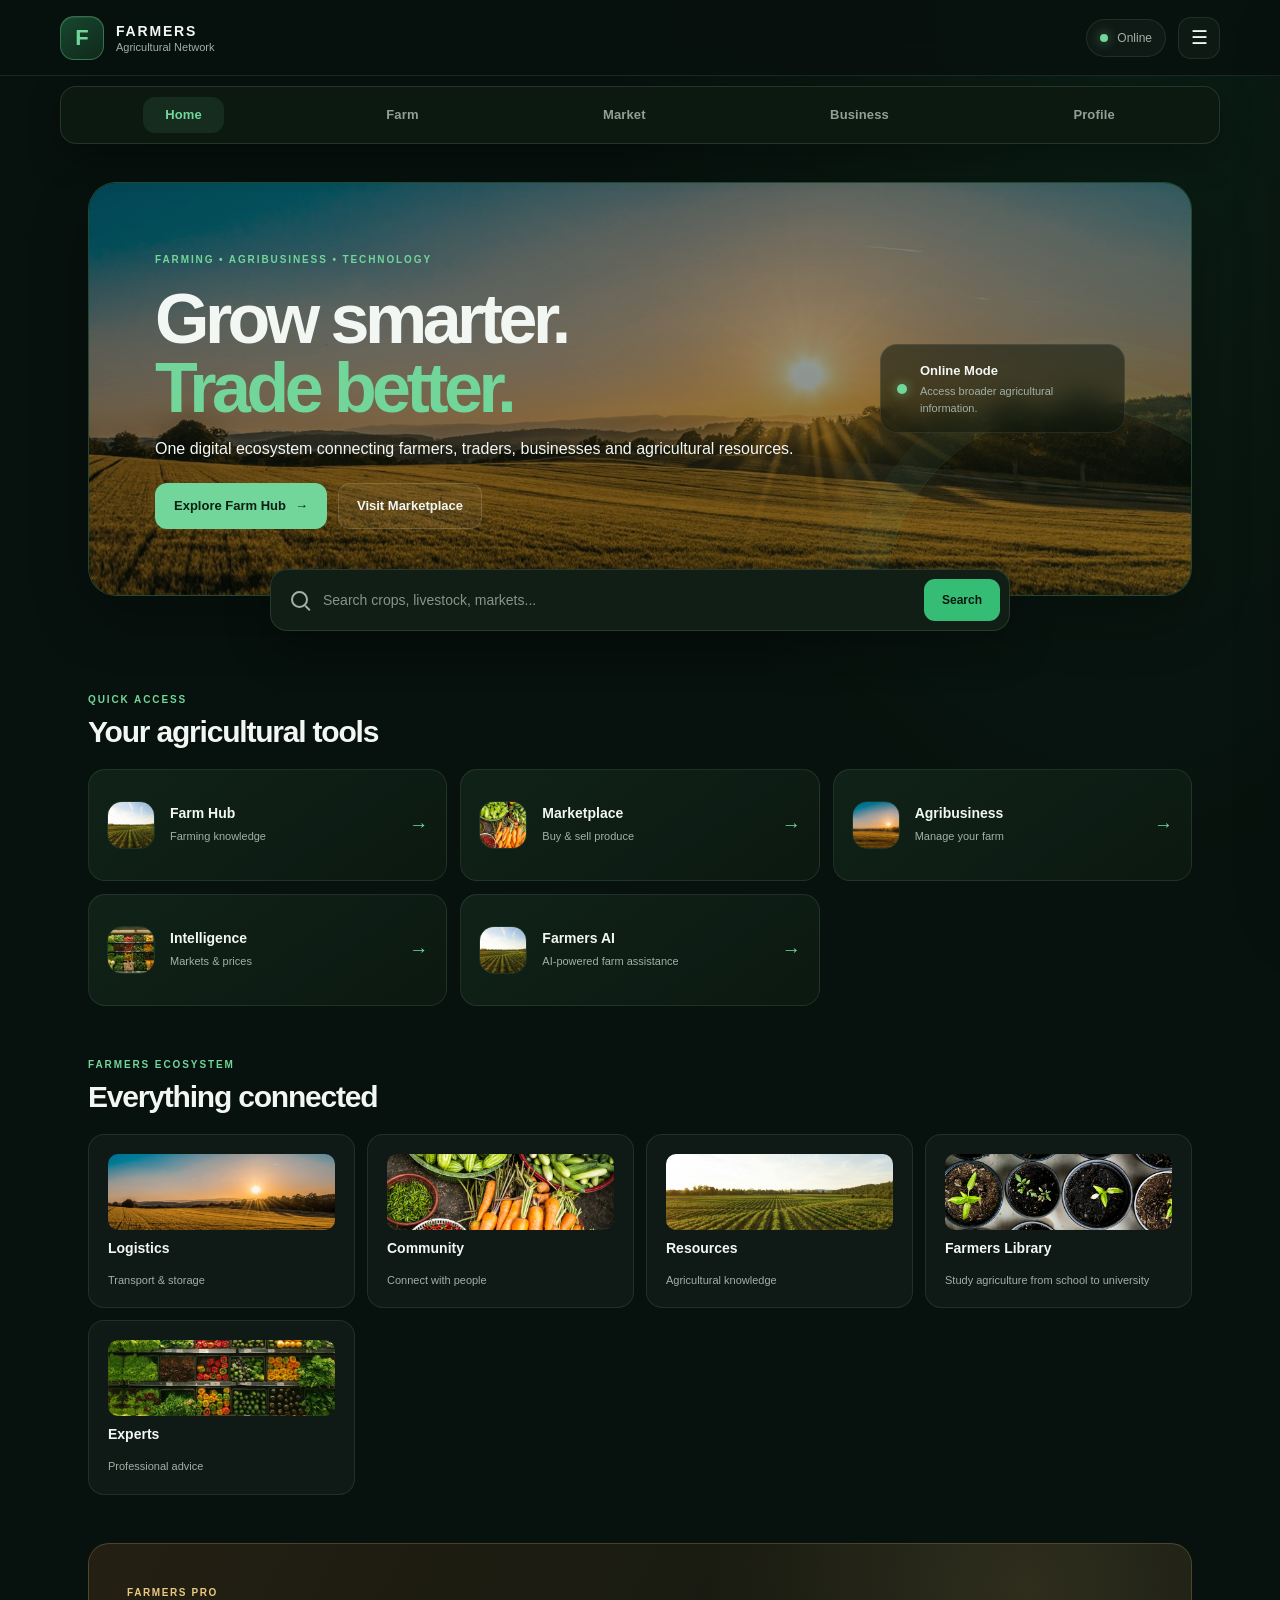
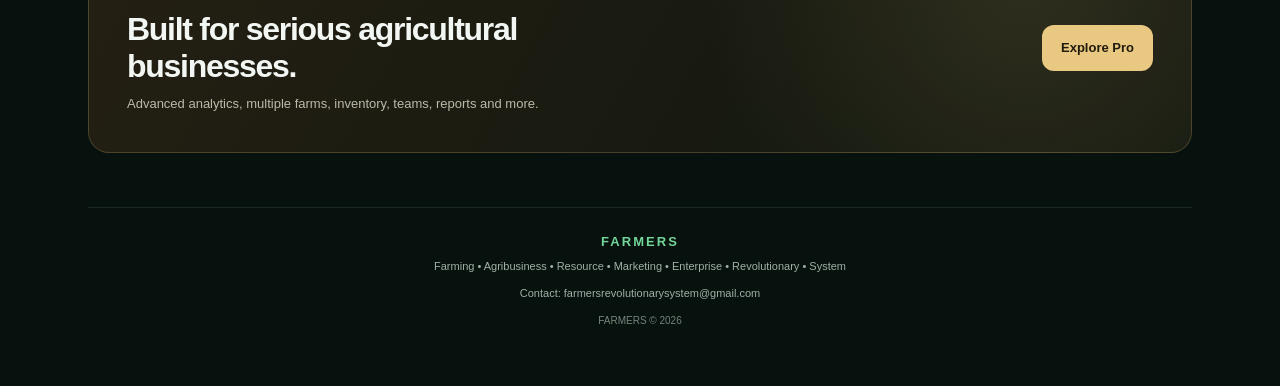
<file: index.html>
<!DOCTYPE html>
<html lang="en">

<head>
    <meta charset="UTF-8">

    <meta
        name="viewport"
        content="width=device-width, initial-scale=1.0"
    >

    <meta
        name="description"
        content="FARMERS - Farming Agribusiness Resource Marketing Enterprise Revolutionary System"
    >

    <title>FARMERS | Agricultural Network</title>

    <link
        rel="stylesheet"
        href="style.css"
    >
</head>

<body>

    <!-- =========================
         TOP BAR
    ========================== -->

    <header class="topbar">

        <a
            href="index.html"
            class="brand"
        >

            <div class="logo">
                F
            </div>

            <div class="brand-text">

                <strong>FARMERS</strong>

                <span>
                    Agricultural Network
                </span>

            </div>

        </a>


        <div class="top-actions">

            <button
                class="status-btn"
                id="connectionStatus"
            >
                <span class="status-dot"></span>
                <span id="statusText">
                    Online
                </span>
            </button>

            <button
                class="menu-btn"
                id="menuBtn"
                aria-label="Open menu"
            >
                ☰
            </button>

        </div>

    </header>

    <nav class="primary-nav" aria-label="Primary navigation">

        <a
            href="index.html"
            class="primary-nav-item active"
            aria-current="page"
        >
            <span>Home</span>
        </a>

        <a
            href="farm-hub.html"
            class="primary-nav-item"
        >
            <span>Farm</span>
        </a>

        <a
            href="marketplace.html"
            class="primary-nav-item"
        >
            <span>Market</span>
        </a>

        <a
            href="agribusiness.html"
            class="primary-nav-item"
        >
            <span>Business</span>
        </a>

        <a
            href="profile.html"
            class="primary-nav-item"
        >
            <span>Profile</span>
        </a>

    </nav>


    <!-- =========================
         SIDE MENU
    ========================== -->

    <aside
        class="side-menu"
        id="sideMenu"
    >

        <div class="menu-header">

            <div class="logo small">
                F
            </div>

            <div>

                <strong>
                    FARMERS
                </strong>

                <small>
                    Navigation
                </small>

            </div>

            <button
                id="closeMenu"
                class="close-btn"
            >
                ×
            </button>

        </div>


        <nav>

            <a
                href="index.html"
                class="menu-link active"
                >
                    <span>Dashboard</span>
                </a>

            <a
                href="farm-hub.html"
                class="menu-link"
            >
                <span>Farm Hub</span>
            </a>

            <a
                href="marketplace.html"
                class="menu-link"
            >
                <span>Marketplace</span>
            </a>

            <a
                href="agribusiness.html"
                class="menu-link"
            >
                <span>Agribusiness</span>
            </a>

            <a
                href="market-intelligence.html"
                class="menu-link"
            >
                <span>Market Intelligence</span>
            </a>

            <a
                href="logistics.html"
                class="menu-link"
            >
                <span>Logistics</span>
            </a>

            <a
                href="community.html"
                class="menu-link"
            >
                <span>Community</span>
            </a>

            <a
                href="resources.html"
                class="menu-link"
            >
                <span>Resources</span>
            </a>

            <a
                href="farmers-library.html"
                class="menu-link"
            >
                <span>Farmers Library</span>
            </a>

            <a
                href="experts.html"
                class="menu-link"
            >
                <span>Experts</span>
            </a>

            <div class="menu-divider"></div>

            <a
                href="farmers-ai.html"
                class="menu-link"
            >
                <span>Farmers AI</span>
            </a>

            <a
                href="subscription.html"
                class="menu-link premium-link"
            >
                <span>FARMERS PRO</span>
            </a>

            <a
                href="profile.html"
                class="menu-link"
            >
                <span>Profile</span>
            </a>

        </nav>

    </aside>


    <!-- =========================
         OVERLAY
    ========================== -->

    <div
        class="overlay"
        id="overlay"
    ></div>


    <!-- =========================
         MAIN
    ========================== -->

    <main class="dashboard">


        <!-- WELCOME -->

        <section class="welcome">

            <img
                class="welcome-photo"
                src="hero-field.jpg"
                alt="Golden sunlight falling over a wide farm field"
            >

            <div>

                <span class="eyebrow">
                    FARMING • AGRIBUSINESS • TECHNOLOGY
                </span>

                <h1>
                    Grow smarter.
                    <span>Trade better.</span>
                </h1>

                <p>
                    One digital ecosystem connecting
                    farmers, traders, businesses and
                    agricultural resources.
                </p>

                <div class="welcome-actions">
                    <a class="primary-link" href="farm-hub.html">Explore Farm Hub <span aria-hidden="true">→</span></a>
                    <a class="secondary-link" href="marketplace.html">Visit Marketplace</a>
                </div>

            </div>


            <div class="connection-card">

                <span class="connection-icon" aria-hidden="true"></span>

                <div>

                    <strong id="modeTitle">
                        Online Mode
                    </strong>

                    <p id="modeDescription">
                        Access broader agricultural
                        information.
                    </p>

                </div>

            </div>

        </section>


        <!-- SEARCH -->

        <section class="search-section">

            <div class="search-box">

                <span class="search-icon" aria-hidden="true"></span>

                <input
                    type="search"
                    id="globalSearch"
                    placeholder="Search crops, livestock, markets..."
                >

                <button id="searchButton">
                    Search
                </button>

            </div>

            <div
                id="searchResults"
                class="search-results"
            ></div>

        </section>


        <!-- QUICK ACCESS -->

        <section>

            <div class="section-heading">

                <div>

                    <span>
                        QUICK ACCESS
                    </span>

                    <h2>
                        Your agricultural tools
                    </h2>

                </div>

            </div>


            <div class="tool-grid">


                <a
                    href="farm-hub.html"
                    class="tool-card"
                >

                    <img class="tool-icon" src="crop-rows.jpg" alt="" loading="lazy" decoding="async">

                    <div>

                        <strong>
                            Farm Hub
                        </strong>

                        <p>
                            Farming knowledge
                        </p>

                    </div>

                    <span class="arrow">
                        →
                    </span>

                </a>


                <a
                    href="marketplace.html"
                    class="tool-card"
                >

                    <img class="tool-icon" src="market-produce.jpg" alt="" loading="lazy" decoding="async">

                    <div>

                        <strong>
                            Marketplace
                        </strong>

                        <p>
                            Buy & sell produce
                        </p>

                    </div>

                    <span class="arrow">
                        →
                    </span>

                </a>


                <a
                    href="agribusiness.html"
                    class="tool-card"
                >

                    <img class="tool-icon" src="sunset-field.jpg" alt="" loading="lazy" decoding="async">

                    <div>

                        <strong>
                            Agribusiness
                        </strong>

                        <p>
                            Manage your farm
                        </p>

                    </div>

                    <span class="arrow">
                        →
                    </span>

                </a>


                <a
                    href="market-intelligence.html"
                    class="tool-card"
                >

                    <img class="tool-icon" src="fresh-produce.jpg" alt="" loading="lazy" decoding="async">

                    <div>

                        <strong>
                            Intelligence
                        </strong>

                        <p>
                            Markets & prices
                        </p>

                    </div>

                    <span class="arrow">
                        →
                    </span>

                </a>

                <a
                    href="farmers-ai.html"
                    class="tool-card"
                >

                    <img class="tool-icon" src="crop-rows.jpg" alt="" loading="lazy" decoding="async">

                    <div>

                        <strong>
                            Farmers AI
                        </strong>

                        <p>
                            AI-powered farm assistance
                        </p>

                    </div>

                    <span class="arrow">
                        →
                    </span>

                </a>

            </div>

        </section>


        <!-- ECOSYSTEM -->

        <section class="ecosystem">

            <div class="section-heading">

                <div>

                    <span>
                        FARMERS ECOSYSTEM
                    </span>

                    <h2>
                        Everything connected
                    </h2>

                </div>

            </div>


            <div class="ecosystem-grid">


                <a
                    href="logistics.html"
                    class="eco-card"
                >

                    <img class="eco-image" src="sunset-field.jpg" alt="" loading="lazy" decoding="async">

                    <strong>
                        Logistics
                    </strong>

                    <p>
                        Transport & storage
                    </p>

                </a>


                <a
                    href="community.html"
                    class="eco-card"
                >

                    <img class="eco-image" src="market-produce.jpg" alt="" loading="lazy" decoding="async">

                    <strong>
                        Community
                    </strong>

                    <p>
                        Connect with people
                    </p>

                </a>


                <a
                    href="resources.html"
                    class="eco-card"
                >

                    <img class="eco-image" src="crop-rows.jpg" alt="" loading="lazy" decoding="async">

                    <strong>
                        Resources
                    </strong>

                    <p>
                        Agricultural knowledge
                    </p>

                </a>

                <a
                    href="farmers-library.html"
                    class="eco-card"
                >

                    <img class="eco-image" src="seedlings.jpg" alt="" loading="lazy" decoding="async">

                    <strong>
                        Farmers Library
                    </strong>

                    <p>
                        Study agriculture from school to university
                    </p>

                </a>


                <a
                    href="experts.html"
                    class="eco-card"
                >

                    <img class="eco-image" src="fresh-produce.jpg" alt="" loading="lazy" decoding="async">

                    <strong>
                        Experts
                    </strong>

                    <p>
                        Professional advice
                    </p>

                </a>

            </div>

        </section>


        <!-- PREMIUM -->

        <section class="premium-banner">

            <div>

                <span class="premium-label">
                    FARMERS PRO
                </span>

                <h2>
                    Built for serious
                    agricultural businesses.
                </h2>

                <p>
                    Advanced analytics, multiple farms,
                    inventory, teams, reports and more.
                </p>

            </div>

            <a
                href="subscription.html"
                class="premium-button"
            >
                Explore Pro
            </a>

        </section>


        <!-- FOOTER -->

        <footer>

            <strong>
                FARMERS
            </strong>

            <p>
                Farming • Agribusiness • Resource
                • Marketing • Enterprise
                • Revolutionary • System
            </p>

            <p>
                Contact:
                <a href="mailto:farmersrevolutionarysystem@gmail.com">
                    farmersrevolutionarysystem@gmail.com
                </a>
            </p>

            <small>
                FARMERS © 2026
            </small>

        </footer>

    </main>


    <script src="app.js"></script>
    <script src="plan-access.js"></script>

</body>

</html>
</file>
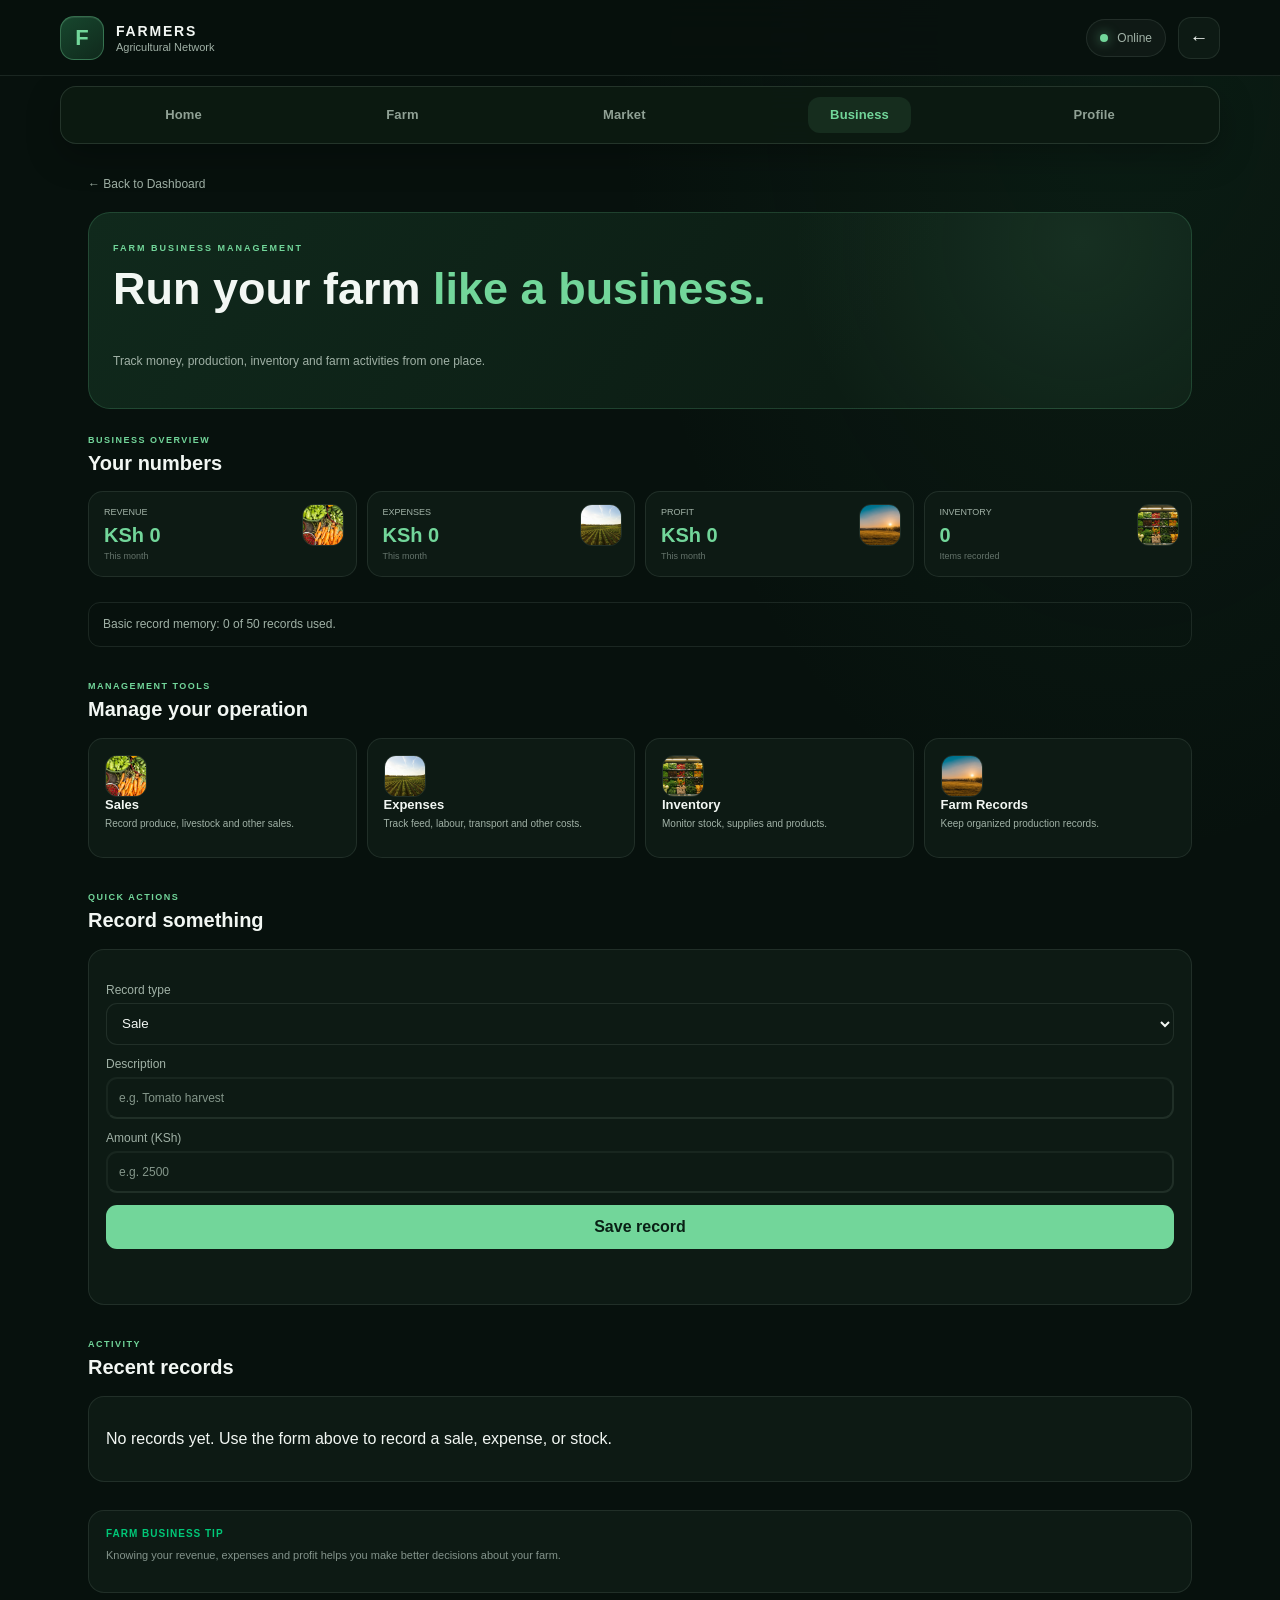
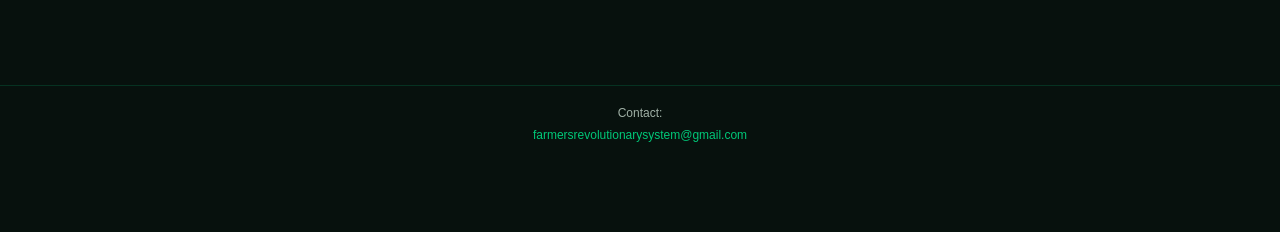
<file: agribusiness.html>
<!DOCTYPE html>
<html lang="en">

<head>

<meta charset="UTF-8">

<meta
    name="viewport"
    content="width=device-width, initial-scale=1.0"
>

<title>Agribusiness | FARMERS</title>

<style>

/* =========================
   AGRIBUSINESS PAGE
========================= */

.business-page {

    width: min(950px,100%);

    margin: auto;

    padding: 25px 17px 100px;
}


.business-back {

    margin-bottom: 20px;
}


.business-back a {

    color: var(--muted);

    font-size: 12px;
}


/* HERO */

.business-hero {

    padding: 24px;

    border-radius: 20px;

    background:
        linear-gradient(
            135deg,
            rgba(0,200,120,.14),
            rgba(0,0,0,.08)
        );

    border:
        1px solid
        rgba(0,255,156,.22);

    margin-bottom: 20px;
}


.business-label {

    color: var(--emerald);

    font-size: 9px;

    letter-spacing: 2px;

    font-weight: bold;
}


.business-hero h1 {

    font-size:
        clamp(28px,8vw,45px);

    margin-top: 8px;
}


.business-hero h1 span {

    color: var(--emerald);
}


.business-hero p {

    color: var(--muted);

    font-size: 12px;

    line-height: 1.6;

    margin-top: 9px;
}


/* OVERVIEW */

.overview-grid {

    display: grid;

    grid-template-columns:
        repeat(2,1fr);

    gap: 10px;

    margin-bottom: 25px;
}


.stat-card {

    background: var(--card);

    border:
        1px solid
        var(--border);

    border-radius: 15px;

    padding: 15px;

    position: relative;
}


.stat-card span {

    color: var(--muted);

    font-size: 9px;

    display: block;
}


.stat-card strong {

    display: block;

    color: var(--emerald);

    font-size: 20px;

    margin-top: 7px;
}


.stat-card small {

    color: #64736b;

    font-size: 9px;

    display: block;

    margin-top: 4px;
}


.stat-icon {

    position: absolute;

    right: 12px;

    top: 12px;

    font-size: 20px;
}


/* SECTION */

.business-section {

    margin-top: 28px;
}


.business-heading {

    margin-bottom: 13px;
}


.business-heading span {

    color: var(--emerald);

    font-size: 9px;

    letter-spacing: 1.5px;

    font-weight: bold;
}


.business-heading h2 {

    font-size: 20px;

    margin-top: 5px;
}


/* TOOLS */

.business-tools {

    display: grid;

    grid-template-columns:
        repeat(2,1fr);

    gap: 10px;
}


.business-tool {

    background: var(--card);

    border:
        1px solid
        var(--border);

    border-radius: 15px;

    padding: 16px;

    cursor: pointer;

    transition: .2s;
}


.business-tool:hover {

    transform:
        translateY(-2px);

    border-color:
        rgba(0,255,156,.4);
}


.business-tool-icon {

    font-size: 24px;

    margin-bottom: 10px;
}


.business-tool strong {

    display: block;

    font-size: 13px;
}


.business-tool p {

    color: var(--muted);

    font-size: 10px;

    line-height: 1.4;

    margin-top: 5px;
}


/* QUICK TRANSACTION */

.transaction-box {

    background: var(--card);

    border:
        1px solid
        var(--border);

    border-radius: 16px;

    padding: 17px;
}


.business-record-form {

    display: grid;

    gap: 12px;

    margin-top: 16px;
}

.business-record-form label {

    display: grid;

    gap: 6px;

    color: var(--muted);

    font-size: 12px;
}

.business-record-form input,
.business-record-form select {

    width: 100%;

    min-height: 42px;

    padding: 9px 11px;
}

.business-submit {

    min-height: 44px;

    padding: 10px 14px;

    border: 0;

    background: var(--green);

    color: #092015;

    font-weight: 700;

    cursor: pointer;
}

.business-message {

    min-height: 1.4em;

    margin-top: 10px;

    color: var(--muted);

    font-size: 12px;
}

.business-message[data-state="error"] {

    color: #ff9c91;
}

.memory-status {

    margin-top: 14px;

    padding: 12px 14px;

    border: 1px solid var(--line);

    border-radius: 12px;

    color: var(--muted);

    font-size: 12px;

    line-height: 1.6;
}

.memory-status a {

    color: var(--green);

    font-weight: 700;
}

.enterprise-tool {

    width: 100%;

    margin-top: 10px;

    padding: 10px;

    border: 1px solid var(--line);

    border-radius: 9px;

    background: transparent;

    color: var(--green);

    cursor: pointer;
}

.activity-entry {

    padding: 12px 0;

    border-bottom: 1px solid var(--line);

    font-size: 12px;
}

.activity-entry:last-child {

    border-bottom: 0;
}

.activity-entry strong {

    color: var(--green);
}

.activity-entry p {

    margin: 4px 0;

    color: var(--text);
}

.activity-entry time {

    color: var(--muted);

    font-size: 11px;
}

.business-tool {

    width: 100%;

    color: var(--text);

    font: inherit;

    text-align: left;
}


/* RESPONSIVE */

@media (min-width:700px) {

    .overview-grid {

        grid-template-columns:
            repeat(4,1fr);
    }


    .business-tools {

        grid-template-columns:
            repeat(4,1fr);
    }

}

</style>

<link rel="stylesheet" href="style.css">

</head>


<body>


<!-- TOP BAR -->

<header class="topbar">

<a
    href="index.html"
    class="brand"
>

<div class="logo">
    F
</div>

<div class="brand-text">

<strong>
    FARMERS
</strong>

<span>
    Agricultural Network
</span>

</div>

</a>


<div class="top-actions">

<span class="status-btn">

<span class="status-dot"></span>

<span id="statusText">
    Online
</span>

</span>


<a
    href="index.html"
    class="menu-btn"
    style="
        display:flex;
        align-items:center;
        justify-content:center;
    "
>
    ←
</a>

</div>

</header>

<nav class="primary-nav" aria-label="Primary navigation">
    <a href="index.html" class="primary-nav-item"><span>Home</span></a>
    <a href="farm-hub.html" class="primary-nav-item"><span>Farm</span></a>
    <a href="marketplace.html" class="primary-nav-item"><span>Market</span></a>
    <a href="agribusiness.html" class="primary-nav-item active" aria-current="page"><span>Business</span></a>
    <a href="profile.html" class="primary-nav-item"><span>Profile</span></a>
</nav>

<main class="business-page">


<div class="business-back">

<a href="index.html">
    ← Back to Dashboard
</a>

</div>


<!-- HERO -->

<section class="business-hero">

<span class="business-label">
    FARM BUSINESS MANAGEMENT
</span>

<h1>

Run your farm
<span>
    like a business.
</span>

</h1>

<p>

Track money, production,
inventory and farm activities
from one place.

</p>

</section>


<!-- OVERVIEW -->

<section>

<div class="business-heading">

<span>
    BUSINESS OVERVIEW
</span>

<h2>
    Your numbers
</h2>

</div>


<div class="overview-grid">


<div class="stat-card">

<span>
    REVENUE
</span>

<strong id="revenue">
    KSh 0
</strong>

<small>
    This month
</small>

<div class="stat-icon">
    <img src="market-produce.jpg" alt="" loading="lazy">
</div>

</div>


<div class="stat-card">

<span>
    EXPENSES
</span>

<strong id="expenses">
    KSh 0
</strong>

<small>
    This month
</small>

<div class="stat-icon">
    <img src="crop-rows.jpg" alt="" loading="lazy">
</div>

</div>


<div class="stat-card">

<span>
    PROFIT
</span>

<strong id="profit">
    KSh 0
</strong>

<small>
    This month
</small>

<div class="stat-icon">
    <img src="sunset-field.jpg" alt="" loading="lazy">
</div>

</div>


<div class="stat-card">

<span>
    INVENTORY
</span>

<strong id="inventory">
    0
</strong>

<small>
    Items recorded
</small>

<div class="stat-icon">
    <img src="fresh-produce.jpg" alt="" loading="lazy">
</div>

</div>


</div>

<p class="memory-status" id="memoryStatus" role="status"></p>

</section>
<!-- BUSINESS TOOLS -->

<section class="business-section">

<div class="business-heading">

<span>
    MANAGEMENT TOOLS
</span>

<h2>
    Manage your operation
</h2>

</div>


<div class="business-tools">

    <button class="business-tool" type="button" data-action="sale">
        <span class="business-tool-icon">
            <img src="market-produce.jpg" alt="" loading="lazy">
        </span>
        <strong>Sales</strong>
        <p>Record produce, livestock and other sales.</p>
    </button>

    <button class="business-tool" type="button" data-action="expense">
        <span class="business-tool-icon">
            <img src="crop-rows.jpg" alt="" loading="lazy">
        </span>
        <strong>Expenses</strong>
        <p>Track feed, labour, transport and other costs.</p>
    </button>

    <button class="business-tool" type="button" data-action="stock">
        <span class="business-tool-icon">
            <img src="fresh-produce.jpg" alt="" loading="lazy">
        </span>
        <strong>Inventory</strong>
        <p>Monitor stock, supplies and products.</p>
    </button>

    <button class="business-tool" type="button" data-action="records">
        <span class="business-tool-icon">
            <img src="sunset-field.jpg" alt="" loading="lazy">
        </span>
        <strong>Farm Records</strong>
        <p>Keep organized production records.</p>
    </button>

</div>


</div>

</section>


<!-- QUICK TRANSACTIONS -->

<section class="business-section">

<div class="business-heading">

<span>
    QUICK ACTIONS
</span>

<h2>
    Record something
</h2>

</div>


<div class="transaction-box">

<form class="business-record-form" id="businessRecordForm">
    <label for="recordType">
        Record type
        <select id="recordType" name="type">
            <option value="sale">Sale</option>
            <option value="expense">Expense</option>
            <option value="stock">Stock</option>
        </select>
    </label>
    <label for="recordDescription">
        Description
        <input id="recordDescription" name="description" type="text" maxlength="100" placeholder="e.g. Tomato harvest" required>
    </label>
    <label for="recordAmount">
        <span id="amountLabel">Amount (KSh)</span>
        <input id="recordAmount" name="amount" type="number" min="0.01" step="0.01" inputmode="decimal" required>
    </label>
    <button class="business-submit" type="submit">Save record</button>
</form>
<p class="business-message" id="businessMessage" role="status" aria-live="polite"></p>
<button class="enterprise-tool" id="exportRecords" type="button" hidden>
    Export business records (Enterprise)
</button>

</div>

</section>


<!-- RECENT ACTIVITY -->

<section class="business-section">

<div class="business-heading">

<span>
    ACTIVITY
</span>

<h2>
    Recent records
</h2>

</div>


<div
    id="activityList"
    class="transaction-box"
    aria-live="polite"
>

<p style="
    color:#83938b;
    font-size:11px;
">

No transactions recorded yet.

<br><br>

Use the buttons above to
start recording your farm
business activity.

</p>

</div>

</section>


<!-- BUSINESS TIP -->

<section class="business-section">

<div class="transaction-box">

<div style="
    color:#00c878;
    font-size:10px;
    letter-spacing:1px;
    font-weight:bold;
">

FARM BUSINESS TIP

</div>

<p style="
    color:#83938b;
    font-size:11px;
    line-height:1.6;
    margin-top:8px;
">

Knowing your revenue,
expenses and profit helps
you make better decisions
about your farm.

</p>

</div>

</section>


</main>


<!-- BOTTOM NAV -->

<nav class="bottom-nav">


<a
    href="index.html"
    class="bottom-item"
>

<span>
    ⌂
</span>

<small>
    Home
</small>

</a>


<a
    href="farm-hub.html"
    class="bottom-item"
>

<span>
    Farm
</span>

<small>
    Farm
</small>

</a>


<a
    href="marketplace.html"
    class="bottom-item market"
>

<span>
    Market
</span>

<small>
    Market
</small>

</a>


<a
    href="agribusiness.html"
    class="bottom-item active"
>

<span>
    ▥
</span>

<small>
    Business
</small>

</a>


<a
    href="profile.html"
    class="bottom-item"
>

<span>
    Profile
</span>

<small>
    Profile
</small>

</a>


</nav>
<script src="plan-access.js"></script>
<script>
const storageKey = "farmers-business-records-v1";
const recordForm = document.getElementById("businessRecordForm");
const recordType = document.getElementById("recordType");
const recordDescription = document.getElementById("recordDescription");
const recordAmount = document.getElementById("recordAmount");
const amountLabel = document.getElementById("amountLabel");
const businessMessage = document.getElementById("businessMessage");
const activityList = document.getElementById("activityList");
const memoryStatus = document.getElementById("memoryStatus");
const exportButton = document.getElementById("exportRecords");
const recordLimits = {
    basic: 50,
    premium: 500,
    enterprise: Infinity
};
const formatter = new Intl.NumberFormat("en-KE", {
    maximumFractionDigits: 2
});
const typeLabels = {
    sale: "Sale",
    expense: "Expense",
    stock: "Stock added"
};

let records = [];

function setMessage(message, state = "success") {
    businessMessage.textContent = message;
    businessMessage.dataset.state = state;
}

function isValidRecord(record) {
    return record &&
        ["sale", "expense", "stock"].includes(record.type) &&
        typeof record.description === "string" &&
        Number.isFinite(record.amount) &&
        record.amount > 0 &&
        typeof record.createdAt === "string" &&
        !Number.isNaN(Date.parse(record.createdAt));
}

function loadRecords() {
    const saved = localStorage.getItem(storageKey);
    if (saved === null) {
        return [];
    }

    const parsed = JSON.parse(saved);
    if (!Array.isArray(parsed) || !parsed.every(isValidRecord)) {
        throw new Error("Saved business records are invalid.");
    }
    return parsed;
}

function saveRecords(nextRecords) {
    localStorage.setItem(storageKey, JSON.stringify(nextRecords));
}

function updateDashboard() {
    const thisMonth = new Date();
    const monthRecords = records.filter((record) => {
        const date = new Date(record.createdAt);
        return date.getFullYear() === thisMonth.getFullYear() &&
            date.getMonth() === thisMonth.getMonth();
    });
    const revenue = monthRecords
        .filter((record) => record.type === "sale")
        .reduce((total, record) => total + record.amount, 0);
    const expenses = monthRecords
        .filter((record) => record.type === "expense")
        .reduce((total, record) => total + record.amount, 0);
    const inventory = records
        .filter((record) => record.type === "stock")
        .reduce((total, record) => total + record.amount, 0);

    document.getElementById("revenue").textContent = `KSh ${formatter.format(revenue)}`;
    document.getElementById("expenses").textContent = `KSh ${formatter.format(expenses)}`;
    document.getElementById("profit").textContent = `KSh ${formatter.format(revenue - expenses)}`;
    document.getElementById("inventory").textContent = formatter.format(inventory);
    updateMemoryStatus();
    exportButton.hidden = window.FarmersAccess.getPlan() !== "enterprise";
}

function updateMemoryStatus() {
    const plan = window.FarmersAccess.getPlan();
    const limit = recordLimits[plan];
    memoryStatus.replaceChildren();

    const usage = document.createElement("span");
    usage.textContent = plan === "enterprise"
        ? `Enterprise record memory: ${records.length} records saved (no app record cap).`
        : `${plan === "premium" ? "Premium" : "Basic"} record memory: ${records.length} of ${limit} records used.`;
    memoryStatus.append(usage);

    if (records.length >= limit && Number.isFinite(limit)) {
        const note = document.createElement("span");
        note.textContent = " New records are paused at this plan limit. ";
        const link = document.createElement("a");
        link.href = "subscription.html";
        link.textContent = plan === "basic" ? "Upgrade for more memory." : "Contact us about Enterprise.";
        memoryStatus.append(note, link);
    }
}

function renderActivity() {
    activityList.replaceChildren();
    if (records.length === 0) {
        const emptyMessage = document.createElement("p");
        emptyMessage.className = "activity-empty";
        emptyMessage.textContent = "No records yet. Use the form above to record a sale, expense, or stock.";
        activityList.append(emptyMessage);
        return;
    }

    [...records].reverse().slice(0, 10).forEach((record) => {
        const entry = document.createElement("article");
        entry.className = "activity-entry";

        const title = document.createElement("strong");
        title.textContent = typeLabels[record.type];
        const description = document.createElement("p");
        description.textContent = record.description;
        const details = document.createElement("time");
        details.dateTime = record.createdAt;
        details.textContent = record.type === "stock"
            ? `${formatter.format(record.amount)} items · ${new Date(record.createdAt).toLocaleString()}`
            : `KSh ${formatter.format(record.amount)} · ${new Date(record.createdAt).toLocaleString()}`;

        entry.append(title, description, details);
        activityList.append(entry);
    });
}

function updateAmountField() {
    const isStock = recordType.value === "stock";
    amountLabel.textContent = isStock ? "Quantity to add" : "Amount (KSh)";
    recordAmount.min = isStock ? "1" : "0.01";
    recordAmount.step = isStock ? "1" : "0.01";
    recordAmount.inputMode = isStock ? "numeric" : "decimal";
    recordAmount.placeholder = isStock ? "e.g. 12" : "e.g. 2500";
}

function selectAction(action) {
    if (action === "records") {
        document.getElementById("activityList").scrollIntoView({ behavior: "smooth" });
        return;
    }

    recordType.value = action;
    updateAmountField();
    recordForm.scrollIntoView({ behavior: "smooth", block: "center" });
    recordDescription.focus({ preventScroll: true });
}

document.querySelectorAll(".business-tool").forEach((tool) => {
    tool.addEventListener("click", () => selectAction(tool.dataset.action));
});

recordType.addEventListener("change", updateAmountField);
recordForm.addEventListener("submit", (event) => {
    event.preventDefault();

    const currentPlan = window.FarmersAccess.getPlan();
    const currentLimit = recordLimits[currentPlan];
    if (records.length >= currentLimit) {
        setMessage(`Your ${currentPlan} record memory is full. Upgrade your plan to save more records.`, "error");
        memoryStatus.scrollIntoView({ behavior: "smooth", block: "center" });
        return;
    }

    const amount = Number(recordAmount.value);
    if (!Number.isFinite(amount) || amount <= 0 ||
        (recordType.value === "stock" && !Number.isInteger(amount))) {
        setMessage(recordType.value === "stock"
            ? "Enter a whole number of items greater than zero."
            : "Enter an amount greater than zero.", "error");
        recordAmount.focus();
        return;
    }

    const nextRecord = {
        type: recordType.value,
        description: recordDescription.value.trim(),
        amount,
        createdAt: new Date().toISOString()
    };
    if (!nextRecord.description) {
        setMessage("Add a short description before saving.", "error");
        recordDescription.focus();
        return;
    }

    const nextRecords = [...records, nextRecord];
    try {
        saveRecords(nextRecords);
    } catch (error) {
        setMessage("Could not save this record in this browser. Check available storage and try again.", "error");
        console.error("Unable to save business record.", error);
        return;
    }

    records = nextRecords;
    updateDashboard();
    renderActivity();
    recordForm.reset();
    recordType.value = "sale";
    updateAmountField();
    setMessage("Record saved.");
});

exportButton.addEventListener("click", () => {
    if (window.FarmersAccess.getPlan() !== "enterprise") {
        window.location.href = "subscription.html";
        return;
    }

    const columns = ["Type", "Description", "Amount", "Created At"];
    const rows = records.map((record) => [
        record.type,
        record.description,
        record.amount,
        record.createdAt
    ]);
    const escapeCsv = (value) => `"${String(value).replace(/"/g, '""')}"`;
    const csv = [columns, ...rows]
        .map((row) => row.map(escapeCsv).join(","))
        .join("\r\n");
    const file = new Blob([csv], { type: "text/csv;charset=utf-8" });
    const url = URL.createObjectURL(file);
    const download = document.createElement("a");
    download.href = url;
    download.download = "farmers-business-records.csv";
    download.click();
    window.setTimeout(() => URL.revokeObjectURL(url), 1000);
});

window.addEventListener("online", () => {
    document.getElementById("statusText").textContent = "Online";
});
window.addEventListener("offline", () => {
    document.getElementById("statusText").textContent = "Offline";
});
document.getElementById("statusText").textContent = navigator.onLine ? "Online" : "Offline";
updateAmountField();

try {
    records = loadRecords();
    updateDashboard();
    renderActivity();
} catch (error) {
    setMessage("Saved business records could not be read. Your existing data was not changed.", "error");
    recordForm.querySelectorAll("input, select, button").forEach((field) => {
        field.disabled = true;
    });
    console.error("Unable to load business records.", error);
}

</script>

<footer style="margin:32px auto 0;padding:20px 12px 90px;border-top:1px solid rgba(0,200,120,.18);text-align:center;color:#a0b1a6;font:12px Arial,sans-serif;">
    Contact:
    <a style="color:#00c878;" href="mailto:farmersrevolutionarysystem@gmail.com">farmersrevolutionarysystem@gmail.com</a>
</footer>

</body>

</html>
</file>
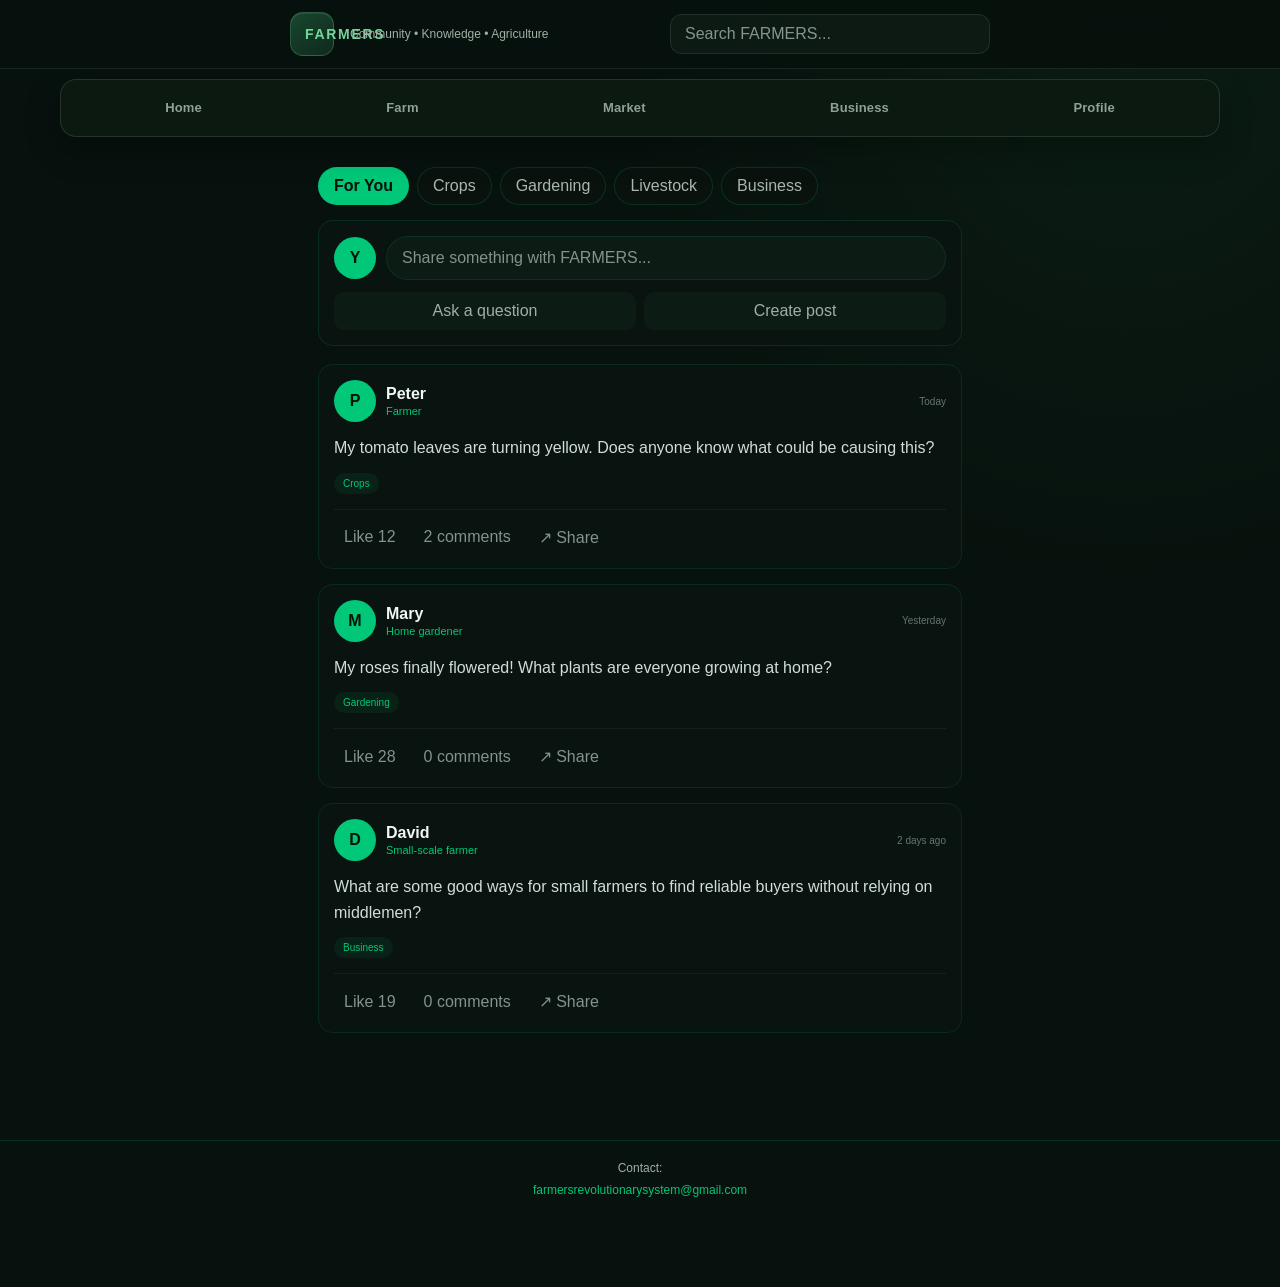
<file: community.html>
<!DOCTYPE html>
<html lang="en">

<head>

<meta charset="UTF-8">

<meta name="viewport"
      content="width=device-width, initial-scale=1.0">

<title>FARMERS Community</title>

<style>

* {
    box-sizing: border-box;
    margin: 0;
    padding: 0;
}

body {
    font-family: Arial, sans-serif;
    background: #050807;
    color: #e8f5ef;
    min-height: 100vh;
}

.header {
    position: sticky;
    top: 0;
    z-index: 100;
    background: #07100c;
    border-bottom: 1px solid rgba(0,200,120,.18);
    padding: 15px;
}

.header-inner {
    max-width: 700px;
    margin: auto;
}

.logo {
    font-size: 22px;
    font-weight: bold;
    color: #00c878;
}

.subtitle {
    font-size: 12px;
    color: #83938b;
    margin-top: 3px;
}

.search {
    width: 100%;
    margin-top: 15px;
    padding: 12px 15px;
    border-radius: 25px;
    border: 1px solid rgba(0,200,120,.2);
    background: #0b1511;
    color: white;
    outline: none;
}

.search:focus {
    border-color: #00c878;
}

.container {
    width: 100%;
    max-width: 700px;
    margin: auto;
    padding: 15px;
}

.tabs {
    display: flex;
    gap: 8px;
    overflow-x: auto;
    margin-bottom: 15px;
}

.tab {
    border: 1px solid rgba(0,200,120,.18);
    background: #0a120e;
    color: #a8b8b0;
    padding: 9px 15px;
    border-radius: 20px;
    white-space: nowrap;
    cursor: pointer;
}

.tab.active {
    background: #00c878;
    color: #031109;
    font-weight: bold;
}

.create-post {
    background: #09130f;
    border: 1px solid rgba(0,200,120,.15);
    border-radius: 15px;
    padding: 15px;
    margin-bottom: 18px;
}

.create-top {
    display: flex;
    gap: 10px;
    align-items: center;
}

.avatar {
    width: 42px;
    height: 42px;
    min-width: 42px;
    border-radius: 50%;
    background: #00c878;
    color: #031109;
    display: flex;
    align-items: center;
    justify-content: center;
    font-weight: bold;
}

.post-input {
    flex: 1;
    background: #0d1b15;
    border: 1px solid rgba(0,200,120,.12);
    color: #83938b;
    border-radius: 22px;
    padding: 12px 15px;
    cursor: pointer;
}

.create-actions {
    display: flex;
    gap: 8px;
    margin-top: 12px;
}

.action-button {
    flex: 1;
    border: none;
    background: #0d1b15;
    color: #9eb0a7;
    padding: 10px;
    border-radius: 10px;
    cursor: pointer;
}

.action-button:hover {
    background: #10251b;
    color: #00c878;
}

.post {
    background: #09130f;
    border: 1px solid rgba(0,200,120,.13);
    border-radius: 15px;
    padding: 15px;
    margin-bottom: 15px;
}

.post-header {
    display: flex;
    align-items: center;
    gap: 10px;
}

.user-name {
    font-weight: bold;
}

.user-role {
    font-size: 11px;
    color: #00c878;
    margin-top: 2px;
}

.post-date {
    margin-left: auto;
    font-size: 10px;
    color: #66766e;
}

.post-text {
    margin-top: 13px;
    line-height: 1.6;
    color: #d2ddd7;
}

.topic {
    display: inline-block;
    margin-top: 12px;
    padding: 5px 9px;
    border-radius: 12px;
    background: rgba(0,200,120,.08);
    color: #00c878;
    font-size: 10px;
}

.post-actions {
    display: flex;
    gap: 8px;
    margin-top: 15px;
    padding-top: 12px;
    border-top: 1px solid rgba(255,255,255,.05);
}

.post-action {
    border: none;
    background: transparent;
    color: #84938c;
    cursor: pointer;
    padding: 6px 10px;
}

.post-action:hover {
    color: #00c878;
}

.comments {
    margin-top: 10px;
    display: none;
}

.comments.show {
    display: block;
}

.comment {
    background: #0d1b15;
    padding: 10px;
    border-radius: 10px;
    margin-top: 7px;
    font-size: 13px;
}

.comment strong {
    color: #00c878;
}

.comment-box {
    display: flex;
    gap: 7px;
    margin-top: 10px;
}

.comment-input {
    flex: 1;
    background: #07100c;
    border: 1px solid rgba(0,200,120,.15);
    color: white;
    padding: 9px;
    border-radius: 10px;
    outline: none;
}

.comment-send {
    border: none;
    background: #00c878;
    color: #031109;
    padding: 9px 13px;
    border-radius: 10px;
    cursor: pointer;
}

.modal {
    position: fixed;
    inset: 0;
    background: rgba(0,0,0,.75);
    display: none;
    align-items: center;
    justify-content: center;
    z-index: 200;
    padding: 20px;
}

.modal.show {
    display: flex;
}

.modal-box {
    width: 100%;
    max-width: 500px;
    background: #09130f;
    border: 1px solid rgba(0,200,120,.2);
    border-radius: 18px;
    padding: 20px;
}

.modal-title {
    color: #00c878;
    margin-bottom: 15px;
}

textarea {
    width: 100%;
    min-height: 130px;
    resize: vertical;
    background: #050807;
    border: 1px solid rgba(0,200,120,.18);
    border-radius: 12px;
    padding: 12px;
    color: white;
    outline: none;
}

select {
    width: 100%;
    margin-top: 10px;
    padding: 11px;
    background: #050807;
    color: white;
    border: 1px solid rgba(0,200,120,.18);
    border-radius: 10px;
}

.modal-buttons {
    display: flex;
    gap: 10px;
    margin-top: 15px;
}

.modal-button {
    flex: 1;
    padding: 11px;
    border: none;
    border-radius: 10px;
    cursor: pointer;
}

.cancel {
    background: #16221c;
    color: #aab8b1;
}

.publish {
    background: #00c878;
    color: #031109;
    font-weight: bold;
}

.empty {
    text-align: center;
    padding: 50px 20px;
    color: #718078;
}

@media (max-width: 500px) {

    .container {
        padding: 10px;
    }

    .post {
        border-radius: 12px;
    }

}

</style>

<link rel="stylesheet" href="style.css">

</head>

<body>

<header class="header">

<div class="header-inner">

<div class="logo">
<a href="index.html" style="color: inherit; text-decoration: none;">FARMERS</a>
</div>

<div class="subtitle">
Community • Knowledge • Agriculture
</div>

<input
id="search"
class="search"
placeholder="Search FARMERS..."
>

</div>

</header>

<nav class="primary-nav" aria-label="Primary navigation">
    <a href="index.html" class="primary-nav-item"><span>Home</span></a>
    <a href="farm-hub.html" class="primary-nav-item"><span>Farm</span></a>
    <a href="marketplace.html" class="primary-nav-item"><span>Market</span></a>
    <a href="agribusiness.html" class="primary-nav-item"><span>Business</span></a>
    <a href="profile.html" class="primary-nav-item"><span>Profile</span></a>
</nav>

<main class="container">

<div class="tabs">

<button class="tab active" data-topic="all">
For You
</button>

<button class="tab" data-topic="crops">
Crops
</button>

<button class="tab" data-topic="gardening">
Gardening
</button>

<button class="tab" data-topic="livestock">
Livestock
</button>

<button class="tab" data-topic="business">
Business
</button>

</div>

<section class="create-post">

<div class="create-top">

<div class="avatar">
Y
</div>

<div
class="post-input"
id="openComposer"
>
Share something with FARMERS...
</div>

</div>

<div class="create-actions">

<button
class="action-button"
id="questionButton"
>
Ask a question
</button>

<button
class="action-button"
id="postButton"
>
Create post
</button>

</div>

</section>

<section id="feed"></section>

</main>

<div class="modal" id="postModal">

<div class="modal-box">

<h2 class="modal-title">
Create a FARMERS post
</h2>

<textarea
id="postText"
placeholder="Share your knowledge, ask a question, or tell the community about your experience..."
></textarea>

<select id="postTopic">

<option value="crops">
Crops
</option>

<option value="gardening">
Gardening
</option>

<option value="livestock">
Livestock
</option>

<option value="business">
Business
</option>

<option value="general">
General
</option>

</select>

<div class="modal-buttons">

<button
class="modal-button cancel"
id="closeModal"
>
Cancel
</button>

<button
class="modal-button publish"
id="publishPost"
>
Publish
</button>

</div>

</div>

</div>

<script>
const feed =
    document.getElementById("feed");

const search =
    document.getElementById("search");

const modal =
    document.getElementById("postModal");

let currentTopic = "all";


/* =========================
   COMMUNITY DATA
========================= */

let posts = JSON.parse(
    localStorage.getItem(
        "farmersCommunityPosts"
    )
) || [

    {
        id: 1,

        user: "Peter",

        role: "Farmer",

        topic: "crops",

        text:
            "My tomato leaves are turning yellow. Does anyone know what could be causing this?",

        likes: 12,

        liked: false,

        comments: [

            {
                user: "Sarah",

                text:
                    "Check whether you are watering them too much."
            },

            {
                user: "James",

                text:
                    "Look underneath the leaves for pests as well."
            }

        ],

        date: "Today"
    },


    {
        id: 2,

        user: "Mary",

        role: "Home gardener",

        topic: "gardening",

        text:
            "My roses finally flowered! What plants are everyone growing at home?",

        likes: 28,

        liked: false,

        comments: [],

        date: "Yesterday"
    },


    {
        id: 3,

        user: "David",

        role: "Small-scale farmer",

        topic: "business",

        text:
            "What are some good ways for small farmers to find reliable buyers without relying on middlemen?",

        likes: 19,

        liked: false,

        comments: [],

        date: "2 days ago"
    }

];


/* =========================
   SAVE DATA
========================= */

function savePosts() {

    localStorage.setItem(

        "farmersCommunityPosts",

        JSON.stringify(posts)

    );

}


/* =========================
   TOPIC NAMES
========================= */

const topicNames = {

    crops: "Crops",

    gardening: "Gardening",

    livestock: "Livestock",

    business: "Business",

    general: "General"

};


/* =========================
   DISPLAY POSTS
========================= */

function renderPosts() {

    const searchText =
        search.value
            .toLowerCase()
            .trim();


    const filtered =
        posts.filter(post => {

            const correctTopic =
                currentTopic === "all" ||
                post.topic === currentTopic;


            const matchesSearch =
                post.text
                    .toLowerCase()
                    .includes(searchText) ||

                post.user
                    .toLowerCase()
                    .includes(searchText) ||

                post.role
                    .toLowerCase()
                    .includes(searchText);


            return correctTopic &&
                   matchesSearch;

        });


    feed.innerHTML = "";


    if (filtered.length === 0) {

        feed.innerHTML = `

            <div class="empty">

                <h3>No posts found</h3>

                <p>
                    Try another search or topic.
                </p>

            </div>

        `;

        return;

    }


    filtered.forEach(post => {

        const article =
            document.createElement("article");


        article.className = "post";


        article.innerHTML = `

            <div class="post-header">

                <div class="avatar">

                    ${post.user
                        .charAt(0)
                        .toUpperCase()}

                </div>


                <div>

                    <div class="user-name">

                        ${escapeHTML(
                            post.user
                        )}

                    </div>


                    <div class="user-role">

                        ${escapeHTML(
                            post.role
                        )}

                    </div>

                </div>


                <div class="post-date">

                    ${post.date}

                </div>

            </div>


            <div class="post-text">

                ${escapeHTML(
                    post.text
                )}

            </div>


            <span class="topic">

                ${topicNames[post.topic] ||
                  "General"}

            </span>


            <div class="post-actions">

                <button
                    class="post-action"
                    onclick="likePost(${post.id})"
                >

                    ${post.liked ? "Liked" : "Like"}

                    ${post.likes}

                </button>


                <button
                    class="post-action"
                    onclick="toggleComments(${post.id})"
                >

                    ${post.comments.length} comments

                </button>


                <button
                    class="post-action"
                    onclick="sharePost(${post.id})"
                >

                    ↗ Share

                </button>

            </div>


            <div
                class="comments"
                id="comments-${post.id}"
            >

                ${renderComments(post)}


                <div class="comment-box">

                    <input
                        class="comment-input"
                        id="comment-${post.id}"
                        placeholder="Write a reply..."
                    >


                    <button
                        class="comment-send"
                        onclick="addComment(${post.id})"
                    >

                        Send

                    </button>

                </div>

            </div>

        `;


        feed.appendChild(article);

    });

}


/* =========================
   COMMENTS DISPLAY
========================= */

function renderComments(post) {

    if (
        !post.comments ||
        post.comments.length === 0
    ) {

        return `

            <div
                style="
                    color:#66766e;
                    font-size:12px;
                    padding:8px 0;
                "
            >

                No replies yet.

            </div>

        `;

    }


    return post.comments
        .map(comment => `

            <div class="comment">

                <strong>

                    ${escapeHTML(
                        comment.user
                    )}

                </strong>

                <br>

                ${escapeHTML(
                    comment.text
                )}

            </div>

        `)
        .join("");

}


/* =========================
   LIKE POST
========================= */

function likePost(id) {

    const post =
        posts.find(
            item => item.id === id
        );


    if (!post) {

        return;

    }


    if (post.liked) {

        post.likes--;

        post.liked = false;

    }

    else {

        post.likes++;

        post.liked = true;

    }


    savePosts();

    renderPosts();

}


/* =========================
   SHOW COMMENTS
========================= */

function toggleComments(id) {

    const comments =
        document.getElementById(
            "comments-" + id
        );


    if (!comments) {

        return;

    }


    comments.classList.toggle(
        "show"
    );

}


/* =========================
   ADD COMMENT
========================= */

function addComment(id) {

    const input =
        document.getElementById(
            "comment-" + id
        );


    if (!input) {

        return;

    }


    const text =
        input.value.trim();


    if (!text) {

        alert(
            "Please write a reply first."
        );

        return;

    }
    const moderation =
    checkContent(text);


if (!moderation.allowed) {

    alert(

        "You can't post this on FARMERS.\n\n" +

        moderation.reason +

        "\n\nPlease rewrite your reply respectfully."

    );

    return;

}


    const post =
        posts.find(
            item => item.id === id
        );


    if (!post) {

        return;

    }


    post.comments.push({

        user: "You",

        text: text

    });


    savePosts();

    renderPosts();


    setTimeout(() => {

        const comments =
            document.getElementById(
                "comments-" + id
            );


        if (comments) {

            comments.classList.add(
                "show"
            );

        }

    }, 50);

}


/* =========================
   SHARE
========================= */

function sharePost(id) {

    const post =
        posts.find(
            item => item.id === id
        );


    if (!post) {

        return;

    }


    if (
        navigator.share
    ) {

        navigator.share({

            title:
                "FARMERS Community",

            text:
                post.text

        });

    }

    else {

        alert(

            "Share this FARMERS post:\n\n" +

            post.text

        );

    }

}


/* =========================
   SAFETY
========================= */

function escapeHTML(text) {

    const div =
        document.createElement(
            "div"
        );


    div.textContent = text;


    return div.innerHTML;

}


/* =========================
   SEARCH
========================= */

search.addEventListener(
    "input",
    renderPosts
);


/* =========================
   TOPIC BUTTONS
========================= */

document
    .querySelectorAll(".tab")
    .forEach(tab => {

        tab.addEventListener(
            "click",
            () => {

                document
                    .querySelectorAll(
                        ".tab"
                    )
                    .forEach(button => {

                        button.classList
                            .remove(
                                "active"
                            );

                    });


                tab.classList.add(
                    "active"
                );


                currentTopic =
                    tab.dataset.topic;


                renderPosts();

            }
        );

    });


/* =========================
   OPEN POST WINDOW
========================= */

function openComposer() {

    modal.classList.add(
        "show"
    );

}


/* =========================
   CLOSE POST WINDOW
========================= */

function closeComposer() {

    modal.classList.remove(
        "show"
    );

}


/* =========================
   OPEN COMPOSER
========================= */

document
    .getElementById(
        "openComposer"
    )
    .addEventListener(
        "click",
        openComposer
    );


document
    .getElementById(
        "postButton"
    )
    .addEventListener(
        "click",
        openComposer
    );


document
    .getElementById(
        "questionButton"
    )
    .addEventListener(
        "click",
        () => {

            openComposer();


            document
                .getElementById(
                    "postText"
                )
                .placeholder =
                "What would you like to ask the FARMERS community?";

        }
    );


/* =========================
   CLOSE BUTTON
========================= */

document
    .getElementById(
        "closeModal"
    )
    .addEventListener(
        "click",
        closeComposer
    );
    /* =========================
   FARMERS CONTENT GUARD
========================= */

function checkContent(text) {

    const blockedWords = [

        "idiot",
        "stupid",
        "dumb",
        "moron",
        "useless",
        "shut up",
        "hate you"

    ];


    const lowerText =
        text.toLowerCase();


    for (
        const word of blockedWords
    ) {

        if (
            lowerText.includes(word)
        ) {

            return {

                allowed: false,

                reason:
                    "Your message contains insulting or disrespectful language."

            };

        }

    }


    return {

        allowed: true,

        reason: ""

    };

}
    /* =========================
   PUBLISH POST
========================= */

document
    .getElementById(
        "publishPost"
    )
    .addEventListener(
        "click",
        () => {

            const text =
                document
                    .getElementById(
                        "postText"
                    )
                    .value
                    .trim();


            const topic =
                document
                    .getElementById(
                        "postTopic"
                    )
                    .value;


            if (!text) {

                alert(
                    "Please write something first."
                );

                return;

            }
const moderation =
    checkContent(text);


if (!moderation.allowed) {

    alert(

        "You can't post this on FARMERS.\n\n" +

        moderation.reason +

        "\n\nPlease rewrite your message respectfully."

    );

    return;

}

            /* =========================
               CREATE NEW POST
            ========================= */

            const newPost = {

                id:
                    Date.now(),

                user:
                    "You",

                role:
                    "Community member",

                topic:
                    topic,

                text:
                    text,

                likes:
                    0,

                liked:
                    false,

                comments:
                    [],

                date:
                    "Just now"

            };


            /* =========================
               ADD TO TOP OF FEED
            ========================= */

            posts.unshift(
                newPost
            );


            /* =========================
               SAVE
            ========================= */

            savePosts();


            /* =========================
               CLEAR FORM
            ========================= */

            document
                .getElementById(
                    "postText"
                )
                .value = "";


            /* =========================
               CLOSE WINDOW
            ========================= */

            closeComposer();


            /* =========================
               REFRESH FEED
            ========================= */

            renderPosts();

        }
    );


/* =========================
   CLOSE MODAL WHEN
   CLICKING OUTSIDE
========================= */

modal.addEventListener(
    "click",
    event => {

        if (
            event.target === modal
        ) {

            closeComposer();

        }

    }
);


/* =========================
   ESC KEY
========================= */

document.addEventListener(
    "keydown",
    event => {

        if (
            event.key === "Escape"
        ) {

            closeComposer();

        }

    }
);


/* =========================
   INITIALIZE
========================= */

renderPosts();


console.log(
    "FARMERS Community loaded successfully."
);

</script>

<footer style="margin:32px auto 0;padding:20px 12px 90px;border-top:1px solid rgba(0,200,120,.18);text-align:center;color:#a0b1a6;font:12px Arial,sans-serif;">
    Contact:
    <a style="color:#00c878;" href="mailto:farmersrevolutionarysystem@gmail.com">farmersrevolutionarysystem@gmail.com</a>
</footer>

</body>

</html>
</file>
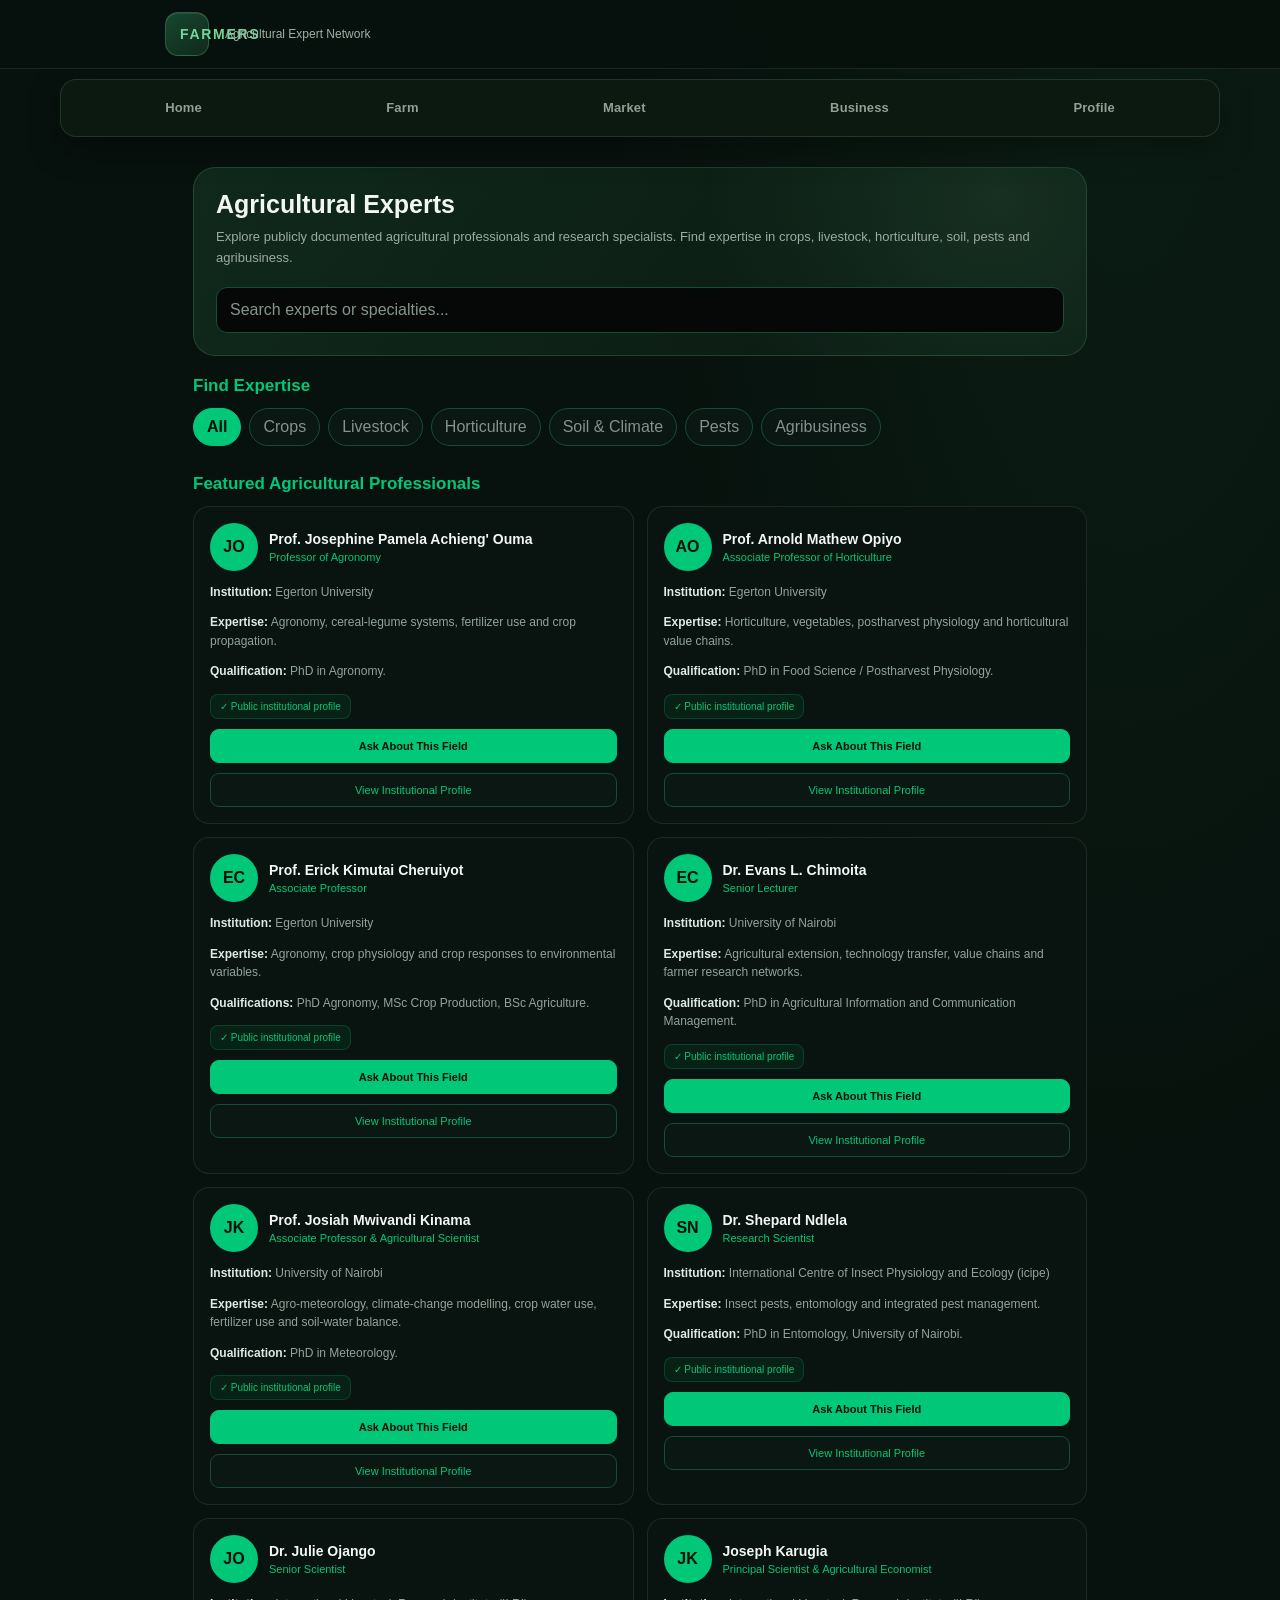
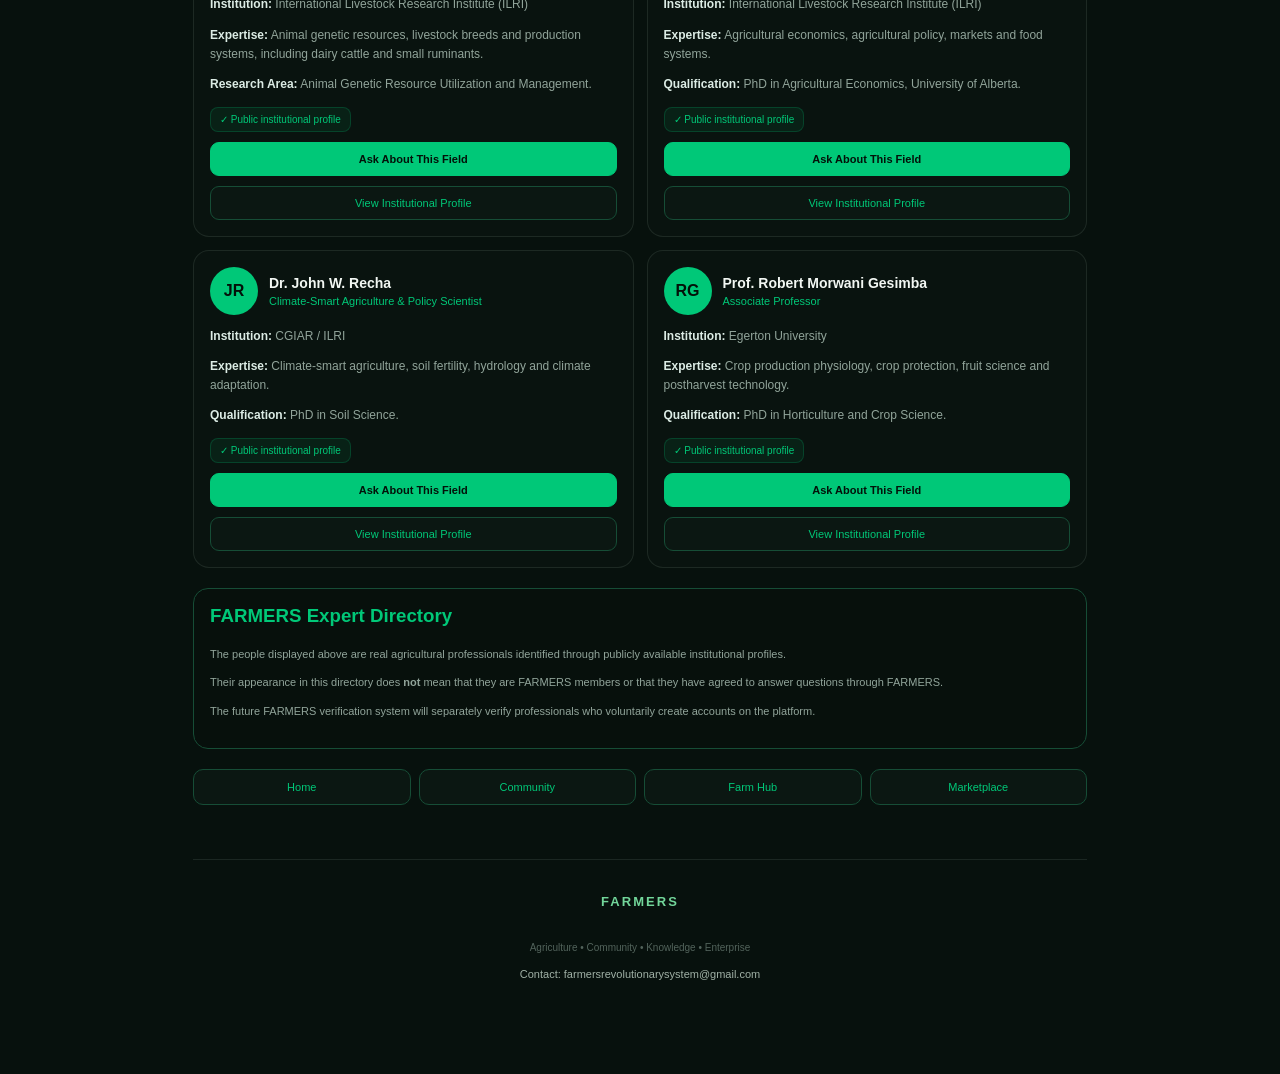
<file: experts.html>
<!DOCTYPE html>
<html lang="en">

<head>

<meta charset="UTF-8">

<meta name="viewport"
content="width=device-width, initial-scale=1.0">

<title>FARMERS - Agricultural Experts</title>

<style>

/* =========================
   FARMERS EXPERTS
   MAIN DESIGN
========================= */

* {
    box-sizing: border-box;
}

body {
    margin: 0;
    background: #050807;
    color: #e8f5ef;
    font-family: Arial, sans-serif;
}

.header {
    background: #07100c;
    border-bottom: 1px solid #123d2b;
    padding: 18px;
}

.header-inner {
    max-width: 950px;
    margin: auto;
}

.logo {
    color: #00c878;
    font-size: 24px;
    font-weight: bold;
}

.subtitle {
    color: #718078;
    font-size: 12px;
    margin-top: 5px;
}

.container {
    max-width: 950px;
    margin: auto;
    padding: 16px;
}

.hero {
    background: linear-gradient(
        135deg,
        #0b2117,
        #07100c
    );

    border: 1px solid #164d36;
    border-radius: 18px;
    padding: 22px;
    margin-bottom: 16px;
}

.hero h1 {
    color: #00c878;
    font-size: 25px;
    margin: 0 0 8px;
}

.hero p {
    color: #9aaba3;
    font-size: 13px;
    line-height: 1.6;
    margin: 0;
}

.search {
    margin-top: 18px;
}

.search input {
    width: 100%;
    padding: 13px;
    border-radius: 11px;
    border: 1px solid #164d36;
    background: #050807;
    color: white;
    outline: none;
}

.search input:focus {
    border-color: #00c878;
}

.section-title {
    color: #00c878;
    font-size: 17px;
    margin: 20px 0 12px;
}

.filters {
    display: flex;
    gap: 8px;
    overflow-x: auto;
    padding-bottom: 8px;
}

.filter {
    flex-shrink: 0;
    padding: 9px 13px;
    border-radius: 20px;
    border: 1px solid #164d36;
    background: #0b1712;
    color: #83938b;
    cursor: pointer;
}

.filter.active {
    background: #00c878;
    color: #031109;
    border-color: #00c878;
    font-weight: bold;
}

.expert-grid {
    display: grid;
    grid-template-columns: repeat(2, 1fr);
    gap: 13px;
}

.expert-card {
    background: #09130f;
    border: 1px solid #123d2b;
    border-radius: 16px;
    padding: 16px;
}

.expert-card:hover {
    border-color: #00c878;
}

.expert-top {
    display: flex;
    align-items: center;
    gap: 11px;
}

.expert-avatar {
    width: 48px;
    height: 48px;
    border-radius: 50%;
    background: #00c878;
    color: #031109;
    display: flex;
    align-items: center;
    justify-content: center;
    font-weight: bold;
    flex-shrink: 0;
}

.expert-name {
    font-size: 14px;
    font-weight: bold;
}

.expert-title {
    color: #00c878;
    font-size: 11px;
    margin-top: 4px;
}

@media (max-width: 650px) {

    .expert-grid {
        grid-template-columns: 1fr;
    }

}

</style>

<link rel="stylesheet" href="style.css">

</head>


<body>

<header class="header">

<div class="header-inner">

<div class="logo">
<a href="index.html" style="color: inherit; text-decoration: none;">FARMERS</a>
</div>

<div class="subtitle">
Agricultural Expert Network
</div>

</div>

</header>

<nav class="primary-nav" aria-label="Primary navigation">
    <a href="index.html" class="primary-nav-item"><span>Home</span></a>
    <a href="farm-hub.html" class="primary-nav-item"><span>Farm</span></a>
    <a href="marketplace.html" class="primary-nav-item"><span>Market</span></a>
    <a href="agribusiness.html" class="primary-nav-item"><span>Business</span></a>
    <a href="profile.html" class="primary-nav-item"><span>Profile</span></a>
</nav>

<main class="container">


<section class="hero">

<h1>
Agricultural Experts
</h1>

<p>
Explore publicly documented agricultural
professionals and research specialists.
Find expertise in crops, livestock,
horticulture, soil, pests and agribusiness.
</p>


<div class="search">

<input
id="expertSearch"
type="search"
placeholder="Search experts or specialties...">

</div>

</section>


<h2 class="section-title">
Find Expertise
</h2>


<div class="filters">

<button
class="filter active"
data-category="all">
All
</button>

<button
class="filter"
data-category="crops">
Crops
</button>

<button
class="filter"
data-category="livestock">
Livestock
</button>

<button
class="filter"
data-category="horticulture">
Horticulture
</button>

<button
class="filter"
data-category="soil">
Soil & Climate
</button>

<button
class="filter"
data-category="pests">
Pests
</button>

<button
class="filter"
data-category="business">
Agribusiness
</button>

</div>


<h2 class="section-title">
Featured Agricultural Professionals
</h2>


<div
id="expertGrid"
class="expert-grid">
    <!-- =========================
     EXPERT 1
========================= -->

<article
class="expert-card"
data-category="crops"
data-search="josephine ouma agronomy crops cereals legumes fertilizer">

<div class="expert-top">

<div class="expert-avatar">
JO
</div>

<div>

<div class="expert-name">
Prof. Josephine Pamela Achieng' Ouma
</div>

<div class="expert-title">
Professor of Agronomy
</div>

</div>

</div>


<p class="expert-info">
<strong>Institution:</strong>
Egerton University
</p>


<p class="expert-info">
<strong>Expertise:</strong>
Agronomy, cereal-legume systems,
fertilizer use and crop propagation.
</p>


<p class="expert-info">
<strong>Qualification:</strong>
PhD in Agronomy.
</p>


<div class="credential-badge">
✓ Public institutional profile
</div>


<button
class="ask-button"
data-expert="Prof. Josephine Pamela Achieng' Ouma">

Ask About This Field

</button>


<button
class="source-button"
data-url="https://profiles.egerton.ac.ke/eprofile/18168">

View Institutional Profile

</button>

</article>


<!-- =========================
     EXPERT 2
========================= -->

<article
class="expert-card"
data-category="horticulture"
data-search="arnold opiyo horticulture vegetables postharvest flowers">

<div class="expert-top">

<div class="expert-avatar">
AO
</div>

<div>

<div class="expert-name">
Prof. Arnold Mathew Opiyo
</div>

<div class="expert-title">
Associate Professor of Horticulture
</div>

</div>

</div>


<p class="expert-info">
<strong>Institution:</strong>
Egerton University
</p>


<p class="expert-info">
<strong>Expertise:</strong>
Horticulture, vegetables,
postharvest physiology and
horticultural value chains.
</p>


<p class="expert-info">
<strong>Qualification:</strong>
PhD in Food Science /
Postharvest Physiology.
</p>


<div class="credential-badge">
✓ Public institutional profile
</div>


<button
class="ask-button"
data-expert="Prof. Arnold Mathew Opiyo">

Ask About This Field

</button>


<button
class="source-button"
data-url="https://profiles.egerton.ac.ke/eprofile/18210">

View Institutional Profile

</button>

</article>


<!-- =========================
     EXPERT 3
========================= -->

<article
class="expert-card"
data-category="crops"
data-search="erick cheruiyot agronomy crop physiology agriculture">

<div class="expert-top">

<div class="expert-avatar">
EC
</div>

<div>

<div class="expert-name">
Prof. Erick Kimutai Cheruiyot
</div>

<div class="expert-title">
Associate Professor
</div>

</div>

</div>


<p class="expert-info">
<strong>Institution:</strong>
Egerton University
</p>


<p class="expert-info">
<strong>Expertise:</strong>
Agronomy, crop physiology and
crop responses to environmental
variables.
</p>


<p class="expert-info">
<strong>Qualifications:</strong>
PhD Agronomy, MSc Crop Production,
BSc Agriculture.
</p>


<div class="credential-badge">
✓ Public institutional profile
</div>


<button
class="ask-button"
data-expert="Prof. Erick Kimutai Cheruiyot">

Ask About This Field

</button>


<button
class="source-button"
data-url="https://profiles.egerton.ac.ke/eprofile/19379">

View Institutional Profile

</button>

</article>


<!-- =========================
     EXPERT 4
========================= -->

<article
class="expert-card"
data-category="business"
data-search="evans chimoita agricultural extension technology transfer value chains farmers">

<div class="expert-top">

<div class="expert-avatar">
EC
</div>

<div>

<div class="expert-name">
Dr. Evans L. Chimoita
</div>

<div class="expert-title">
Senior Lecturer
</div>

</div>

</div>


<p class="expert-info">
<strong>Institution:</strong>
University of Nairobi
</p>


<p class="expert-info">
<strong>Expertise:</strong>
Agricultural extension,
technology transfer, value chains
and farmer research networks.
</p>


<p class="expert-info">
<strong>Qualification:</strong>
PhD in Agricultural Information
and Communication Management.
</p>


<div class="credential-badge">
✓ Public institutional profile
</div>


<button
class="ask-button"
data-expert="Dr. Evans L. Chimoita">

Ask About This Field

</button>


<button
class="source-button"
data-url="https://agrieconomics.uonbi.ac.ke/staff/dr-evans-l-chimoita">

View Institutional Profile

</button>

</article>
<!-- =========================
     EXPERT 5
========================= -->

<article
class="expert-card"
data-category="soil"
data-search="josiah kinama climate soil water fertilizer meteorology">

<div class="expert-top">

<div class="expert-avatar">
JK
</div>

<div>

<div class="expert-name">
Prof. Josiah Mwivandi Kinama
</div>

<div class="expert-title">
Associate Professor & Agricultural Scientist
</div>

</div>

</div>

<p class="expert-info">
<strong>Institution:</strong>
University of Nairobi
</p>

<p class="expert-info">
<strong>Expertise:</strong>
Agro-meteorology, climate-change
modelling, crop water use,
fertilizer use and soil-water balance.
</p>

<p class="expert-info">
<strong>Qualification:</strong>
PhD in Meteorology.
</p>

<div class="credential-badge">
✓ Public institutional profile
</div>

<button
class="ask-button"
data-expert="Prof. Josiah Mwivandi Kinama">
Ask About This Field
</button>

<button
class="source-button"
data-url="https://profiles.uonbi.ac.ke/jkinama">
View Institutional Profile
</button>

</article>


<!-- =========================
     EXPERT 6
========================= -->

<article
class="expert-card"
data-category="pests"
data-search="shepard ndlela insects pests entomology pest management icipe">

<div class="expert-top">

<div class="expert-avatar">
SN
</div>

<div>

<div class="expert-name">
Dr. Shepard Ndlela
</div>

<div class="expert-title">
Research Scientist
</div>

</div>

</div>

<p class="expert-info">
<strong>Institution:</strong>
International Centre of Insect
Physiology and Ecology (icipe)
</p>

<p class="expert-info">
<strong>Expertise:</strong>
Insect pests, entomology and
integrated pest management.
</p>

<p class="expert-info">
<strong>Qualification:</strong>
PhD in Entomology,
University of Nairobi.
</p>

<div class="credential-badge">
✓ Public institutional profile
</div>

<button
class="ask-button"
data-expert="Dr. Shepard Ndlela">
Ask About This Field
</button>

<button
class="source-button"
data-url="https://www.icipe.org/about/staff/shepard-ndlela">
View Institutional Profile
</button>

</article>


<!-- =========================
     EXPERT 7
========================= -->

<article
class="expert-card"
data-category="livestock"
data-search="julie ojango livestock cattle dairy goats animal genetics ilri">

<div class="expert-top">

<div class="expert-avatar">
JO
</div>

<div>

<div class="expert-name">
Dr. Julie Ojango
</div>

<div class="expert-title">
Senior Scientist
</div>

</div>

</div>

<p class="expert-info">
<strong>Institution:</strong>
International Livestock Research
Institute (ILRI)
</p>

<p class="expert-info">
<strong>Expertise:</strong>
Animal genetic resources,
livestock breeds and production
systems, including dairy cattle
and small ruminants.
</p>

<p class="expert-info">
<strong>Research Area:</strong>
Animal Genetic Resource
Utilization and Management.
</p>

<div class="credential-badge">
✓ Public institutional profile
</div>

<button
class="ask-button"
data-expert="Dr. Julie Ojango">
Ask About This Field
</button>

<button
class="source-button"
data-url="https://www.ilri.org/people/julie-ojango">
View Institutional Profile
</button>

</article>


<!-- =========================
     EXPERT 8
========================= -->

<article
class="expert-card"
data-category="business"
data-search="joseph karugia agricultural economics policy markets food systems ilri">

<div class="expert-top">

<div class="expert-avatar">
JK
</div>

<div>

<div class="expert-name">
Joseph Karugia
</div>

<div class="expert-title">
Principal Scientist & Agricultural Economist
</div>

</div>

</div>

<p class="expert-info">
<strong>Institution:</strong>
International Livestock Research
Institute (ILRI)
</p>

<p class="expert-info">
<strong>Expertise:</strong>
Agricultural economics,
agricultural policy, markets
and food systems.
</p>

<p class="expert-info">
<strong>Qualification:</strong>
PhD in Agricultural Economics,
University of Alberta.
</p>

<div class="credential-badge">
✓ Public institutional profile
</div>

<button
class="ask-button"
data-expert="Joseph Karugia">
Ask About This Field
</button>

<button
class="source-button"
data-url="https://www.ilri.org/people/joseph-karugia">
View Institutional Profile
</button>

</article>


<!-- =========================
     EXPERT 9
========================= -->

<article
class="expert-card"
data-category="soil"
data-search="john recha climate smart agriculture soil fertility hydrology">

<div class="expert-top">

<div class="expert-avatar">
JR
</div>

<div>

<div class="expert-name">
Dr. John W. Recha
</div>

<div class="expert-title">
Climate-Smart Agriculture
& Policy Scientist
</div>

</div>

</div>

<p class="expert-info">
<strong>Institution:</strong>
CGIAR / ILRI
</p>

<p class="expert-info">
<strong>Expertise:</strong>
Climate-smart agriculture,
soil fertility, hydrology and
climate adaptation.
</p>

<p class="expert-info">
<strong>Qualification:</strong>
PhD in Soil Science.
</p>

<div class="credential-badge">
✓ Public institutional profile
</div>

<button
class="ask-button"
data-expert="Dr. John W. Recha">
Ask About This Field
</button>

<button
class="source-button"
data-url="https://ccafs.cgiar.org/people/john-w-recha">
View Institutional Profile
</button>

</article>


<!-- =========================
     EXPERT 10
========================= -->

<article
class="expert-card"
data-category="horticulture"
data-search="robert gesimba horticulture crop protection fruit postharvest egerton">

<div class="expert-top">

<div class="expert-avatar">
RG
</div>

<div>

<div class="expert-name">
Prof. Robert Morwani Gesimba
</div>

<div class="expert-title">
Associate Professor
</div>

</div>

</div>

<p class="expert-info">
<strong>Institution:</strong>
Egerton University
</p>

<p class="expert-info">
<strong>Expertise:</strong>
Crop production physiology,
crop protection, fruit science
and postharvest technology.
</p>

<p class="expert-info">
<strong>Qualification:</strong>
PhD in Horticulture and
Crop Science.
</p>

<div class="credential-badge">
✓ Public institutional profile
</div>

<button
class="ask-button"
data-expert="Prof. Robert Morwani Gesimba">
Ask About This Field
</button>

<button
class="source-button"
data-url="https://profiles.egerton.ac.ke/eprofile/18253">
View Institutional Profile
</button>

</article>


</div>


<!-- =========================
     EXPERT CARD STYLES
========================= -->

<style>

.expert-info {
    color: #91a49a;
    font-size: 12px;
    line-height: 1.55;
    margin: 12px 0 0;
}

.expert-info strong {
    color: #dcece5;
}

.credential-badge {
    display: inline-block;
    margin-top: 13px;
    padding: 6px 9px;
    border-radius: 8px;
    background: rgba(0,200,120,.08);
    border: 1px solid rgba(0,200,120,.2);
    color: #00c878;
    font-size: 10px;
}

.ask-button,
.source-button {
    width: 100%;
    margin-top: 10px;
    padding: 10px;
    border-radius: 9px;
    cursor: pointer;
    font-size: 11px;
}

.ask-button {
    background: #00c878;
    color: #031109;
    border: 1px solid #00c878;
    font-weight: bold;
}

.source-button {
    background: #0b1712;
    color: #00c878;
    border: 1px solid #164d36;
}

.ask-button:hover {
    background: #18e28e;
}

.source-button:hover {
    border-color: #00c878;
}

</style>
<!-- =========================
     EXPERT QUESTIONS
========================= -->

<section
id="questionPanel"
style="display:none;">

<div class="question-box">

<h2>
Ask About Agriculture
</h2>

<p id="selectedExpert">
</p>

<textarea
id="expertQuestion"
placeholder="Describe your farming question clearly..."
></textarea>

<div class="question-buttons">

<button
id="cancelQuestion"
class="cancel-button">
Cancel
</button>

<button
id="sendQuestion"
class="ask-button">
Send Question
</button>

</div>

<p
id="questionMessage">
</p>

</div>

</section>


<!-- =========================
     IMPORTANT NOTICE
========================= -->

<section class="notice">

<h3>
FARMERS Expert Directory
</h3>

<p>
The people displayed above are real
agricultural professionals identified
through publicly available institutional
profiles.
</p>

<p>
Their appearance in this directory does
<strong>not</strong> mean that they are
FARMERS members or that they have agreed
to answer questions through FARMERS.
</p>

<p>
The future FARMERS verification system
will separately verify professionals who
voluntarily create accounts on the platform.
</p>

</section>


<!-- =========================
     NAVIGATION
========================= -->

<div class="navigation">

<button onclick="location.href='index.html'">
Home
</button>

<button onclick="location.href='community.html'">
Community
</button>

<button onclick="location.href='farm-hub.html'">
Farm Hub
</button>

<button onclick="location.href='marketplace.html'">
Marketplace
</button>

</div>


<footer>

<strong>
FARMERS
</strong>

<br>

Agriculture • Community • Knowledge • Enterprise

<p>
Contact:
<a href="mailto:farmersrevolutionarysystem@gmail.com">
farmersrevolutionarysystem@gmail.com
</a>
</p>

</footer>


<script>

/* =========================
   SEARCH
========================= */

const searchInput =
    document.getElementById(
        "expertSearch"
    );


const cards =
    document.querySelectorAll(
        ".expert-card"
    );


function filterExperts() {

    const search =
        searchInput.value
            .toLowerCase()
            .trim();


    const activeFilter =
        document.querySelector(
            ".filter.active"
        );


    const category =
        activeFilter
        ? activeFilter.dataset.category
        : "all";


    cards.forEach(
        function(card) {

            const text =
                card.dataset.search
                    .toLowerCase();


            const cardCategory =
                card.dataset.category;


            const searchMatch =
                text.includes(search);


            const categoryMatch =
                category === "all" ||
                cardCategory === category;


            if (
                searchMatch &&
                categoryMatch
            ) {

                card.style.display =
                    "";

            } else {

                card.style.display =
                    "none";

            }

        }
    );

}


searchInput.addEventListener(
    "input",
    filterExperts
);


/* =========================
   CATEGORY FILTERS
========================= */

document
    .querySelectorAll(".filter")
    .forEach(
        function(filter) {

            filter.addEventListener(
                "click",
                function() {

                    document
                        .querySelectorAll(
                            ".filter"
                        )
                        .forEach(
                            function(button) {

                                button.classList
                                    .remove(
                                        "active"
                                    );

                            }
                        );


                    filter.classList
                        .add("active");


                    filterExperts();

                }
            );

        }
    );


/* =========================
   ASK EXPERT
========================= */

let currentExpert = "";


document
    .querySelectorAll(".ask-button")
    .forEach(
        function(button) {

            button.addEventListener(
                "click",
                function() {

                    currentExpert =
                        button.dataset.expert;


                    document
                        .getElementById(
                            "selectedExpert"
                        )
                        .textContent =
                        "Question for " +
                        currentExpert;


                    document
                        .getElementById(
                            "questionPanel"
                        )
                        .style.display =
                        "block";


                    document
                        .getElementById(
                            "expertQuestion"
                        )
                        .focus();

                }
            );

        }
    );


/* =========================
   CANCEL
========================= */

document
    .getElementById(
        "cancelQuestion"
    )
    .addEventListener(
        "click",
        function() {

            document
                .getElementById(
                    "questionPanel"
                )
                .style.display =
                "none";


            document
                .getElementById(
                    "expertQuestion"
                )
                .value = "";


            document
                .getElementById(
                    "questionMessage"
                )
                .textContent = "";

        }
    );


/* =========================
   SEND QUESTION
========================= */

document
    .getElementById(
        "sendQuestion"
    )
    .addEventListener(
        "click",
        function() {

            const question =
                document
                    .getElementById(
                        "expertQuestion"
                    )
                    .value
                    .trim();


            const message =
                document
                    .getElementById(
                        "questionMessage"
                    );


            if (!question) {

                message.textContent =
                    "Please write a question.";

                return;

            }


            if (question.length < 10) {

                message.textContent =
                    "Please provide more detail.";

                return;

            }


            const savedQuestions =
                JSON.parse(
                    localStorage.getItem(
                        "farmersExpertQuestions"
                    )
                ) || [];


            savedQuestions.push({

                expert:
                    currentExpert,

                question:
                    question,

                date:
                    new Date()
                        .toLocaleString(),

                status:
                    "Pending"

            });


            localStorage.setItem(
                "farmersExpertQuestions",
                JSON.stringify(
                    savedQuestions
                )
            );


            message.textContent =
                "✓ Your question has been saved.";


            document
                .getElementById(
                    "expertQuestion"
                )
                .value = "";

        }
    );


/* =========================
   CREDENTIAL BUTTONS
========================= */

document
    .querySelectorAll(".source-button")
    .forEach(
        function(button) {

            button.addEventListener(
                "click",
                function() {

                    const url =
                        button.dataset.url;


                    window.open(
                        url,
                        "_blank"
                    );

                }
            );

        }
    );


console.log(
    "FARMERS Experts loaded successfully."
);

</script>


<style>

/* =========================
   QUESTION PANEL
========================= */

.question-box {
    margin-top: 20px;
    padding: 18px;
    background: #09130f;
    border: 1px solid #164d36;
    border-radius: 16px;
}

.question-box h2 {
    color: #00c878;
    margin-top: 0;
}

.question-box p {
    color: #91a49a;
    font-size: 12px;
    line-height: 1.5;
}

.question-box textarea {
    width: 100%;
    min-height: 120px;
    margin-top: 12px;
    padding: 12px;
    background: #050807;
    color: white;
    border: 1px solid #164d36;
    border-radius: 10px;
    resize: vertical;
    outline: none;
}

.question-box textarea:focus {
    border-color: #00c878;
}

.question-buttons {
    display: flex;
    gap: 8px;
}

.question-buttons button {
    flex: 1;
}

.cancel-button {
    margin-top: 10px;
    padding: 10px;
    border-radius: 9px;
    cursor: pointer;
    background: #0b1712;
    color: #9aaba3;
    border: 1px solid #164d36;
}


/* =========================
   NOTICE
========================= */

.notice {
    margin-top: 20px;
    padding: 16px;
    background: #07100c;
    border: 1px solid #164d36;
    border-radius: 15px;
}

.notice h3 {
    color: #00c878;
    margin-top: 0;
}

.notice p {
    color: #91a49a;
    font-size: 11px;
    line-height: 1.6;
}


/* =========================
   NAVIGATION
========================= */

.navigation {
    display: grid;
    grid-template-columns:
        repeat(4, 1fr);
    gap: 8px;
    margin-top: 20px;
}

.navigation button {
    padding: 11px 5px;
    background: #0b1712;
    color: #00c878;
    border: 1px solid #164d36;
    border-radius: 10px;
    cursor: pointer;
    font-size: 11px;
}

.navigation button:hover {
    background: #00c878;
    color: #031109;
}


/* =========================
   FOOTER
========================= */

footer {
    text-align: center;
    color: #52635b;
    font-size: 10px;
    line-height: 1.8;
    padding: 30px 10px;
}


@media (max-width: 500px) {

    .navigation {
        grid-template-columns:
            repeat(2, 1fr);
    }

}

</style>


</main>

</body>

</html>
</file>
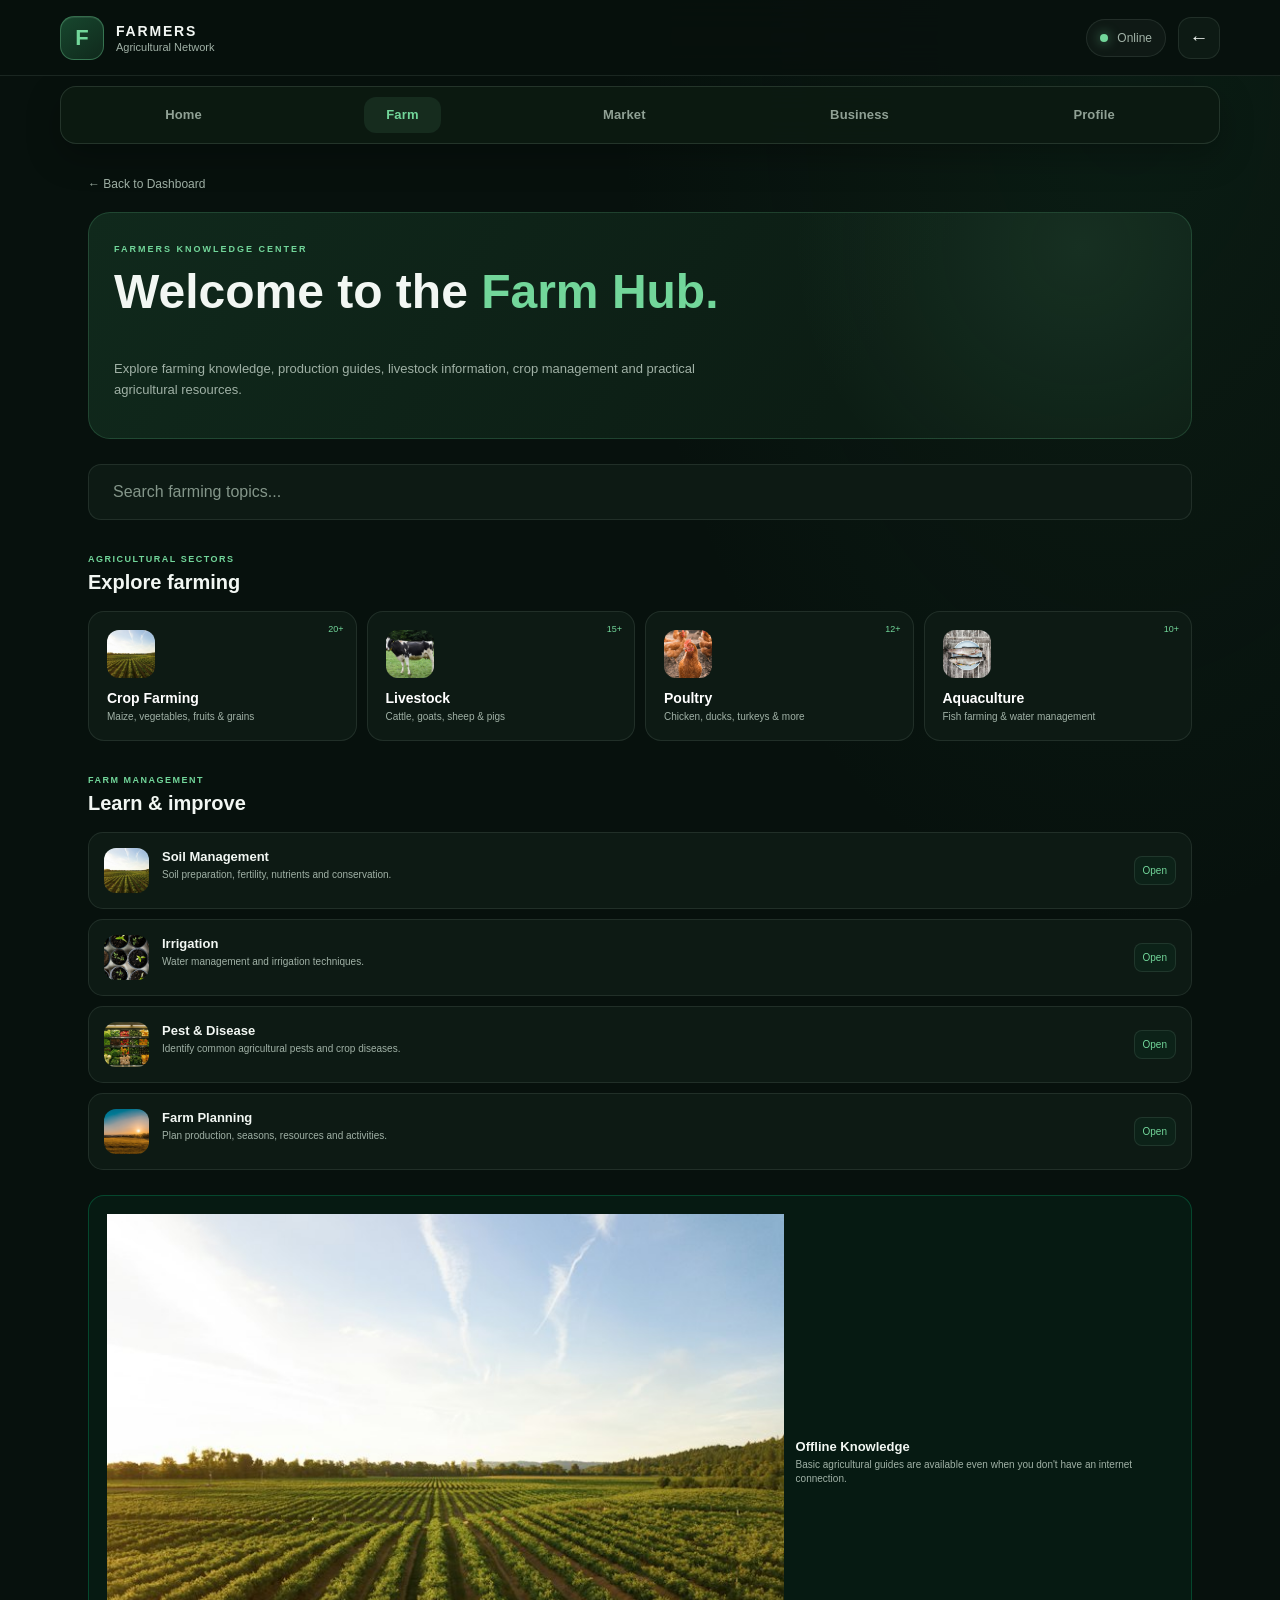
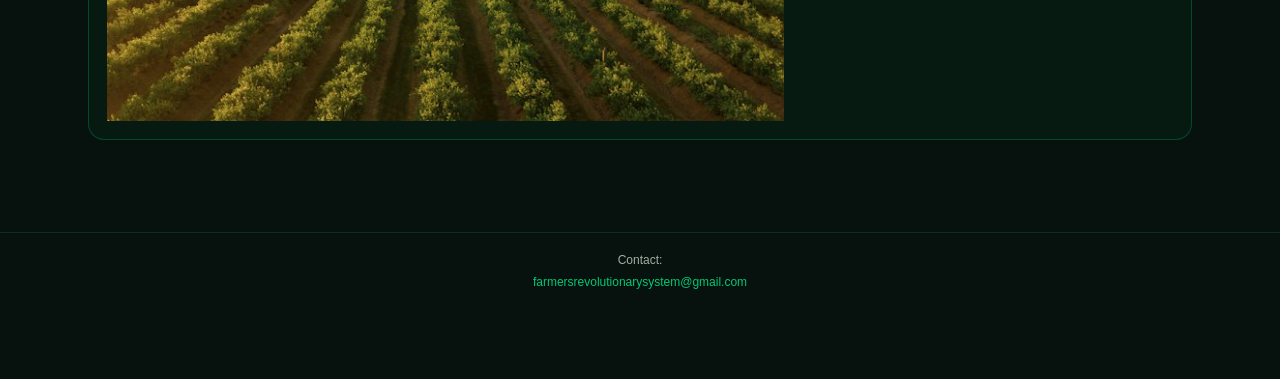
<file: farm-hub.html>
<!DOCTYPE html>
<html lang="en">

<head>

<meta charset="UTF-8">

<meta
    name="viewport"
    content="width=device-width, initial-scale=1.0"
>

<title>Farm Hub | FARMERS</title>

<link
    rel="stylesheet"
    href="style.css"
>

<style>

/* FARM HUB */

.page-container {
    width: min(950px, 100%);
    margin: auto;
    padding: 25px 17px 100px;
}

.back-row {
    margin-bottom: 20px;
}

.back-btn {
    display: inline-flex;
    align-items: center;
    gap: 7px;
    color: var(--muted);
    font-size: 12px;
}

.back-btn:hover {
    color: var(--emerald);
}


/* HERO */

.hub-hero {

    padding: 25px;

    border-radius: 20px;

    background:
        linear-gradient(
            135deg,
            rgba(0,200,120,.13),
            rgba(0,0,0,.1)
        );

    border:
        1px solid
        rgba(0,255,156,.2);

    margin-bottom: 25px;
}

.hub-label {

    color: var(--emerald);

    font-size: 9px;

    letter-spacing: 2px;

    font-weight: bold;
}

.hub-hero h1 {

    font-size:
        clamp(30px,8vw,48px);

    margin-top: 8px;
}

.hub-hero h1 span {

    color: var(--emerald);
}

.hub-hero p {

    color: var(--muted);

    font-size: 13px;

    line-height: 1.6;

    max-width: 600px;

    margin-top: 10px;
}


/* SEARCH */

.hub-search {

    display: flex;

    align-items: center;

    gap: 8px;

    background: var(--card);

    border:
        1px solid
        var(--border);

    border-radius: 13px;

    padding: 8px;

    margin-bottom: 25px;
}

.hub-search span {

    padding-left: 8px;
}

.hub-search input {

    flex: 1;

    min-width: 0;

    background: none;

    border: none;

    outline: none;

    color: white;

    padding: 10px 0;
}


/* SECTION */

.hub-section {

    margin-top: 28px;
}

.hub-title {

    margin-bottom: 13px;
}

.hub-title span {

    color: var(--emerald);

    font-size: 9px;

    letter-spacing: 1.5px;

    font-weight: bold;
}

.hub-title h2 {

    margin-top: 5px;

    font-size: 20px;
}


/* CATEGORIES */

.category-grid {

    display: grid;

    grid-template-columns:
        repeat(2,1fr);

    gap: 10px;
}

.farm-category {

    position: relative;

    background: var(--card);

    border:
        1px solid
        var(--border);

    border-radius: 16px;

    padding: 18px;

    text-align: left;

    color: white;

    cursor: pointer;

    transition: .2s;
}

.farm-category:hover {

    border-color:
        rgba(0,255,156,.4);

    transform:
        translateY(-2px);
}

.category-icon {

    font-size: 30px;

    margin-bottom: 12px;

    display: block;
}

.farm-category strong {

    display: block;

    font-size: 14px;
}

.farm-category small {

    display: block;

    color: var(--muted);

    font-size: 10px;

    margin-top: 5px;
}

.category-count {

    position: absolute;

    top: 12px;

    right: 12px;

    color: var(--emerald);

    font-size: 9px;
}


/* RESULTS */

#farmResults {

    display: none;

    margin-top: 10px;

    background: var(--card);

    border:
        1px solid
        var(--border);

    border-radius: 13px;

    padding: 12px;
}

.guide-list {
    display: grid;
    gap: 10px;
}

.guide {
    background: var(--card);
    border: 1px solid var(--border);
    border-radius: 15px;
    padding: 15px;
    display: flex;
    gap: 13px;
    align-items: center;
}

.guide-icon {
    width: 45px;
    height: 45px;
    flex-shrink: 0;
    border-radius: 12px;
    background: rgba(0,200,120,.08);
    display: flex;
    align-items: center;
    justify-content: center;
    font-size: 22px;
}

.guide-content {
    flex: 1;
}

.guide-content strong {
    display: block;
    font-size: 13px;
}

.guide-content p {
    color: var(--muted);
    font-size: 10px;
    line-height: 1.4;
    margin-top: 4px;
}

.guide-btn {
    border: 1px solid var(--border);
    background: rgba(0,200,120,.05);
    color: var(--emerald);
    border-radius: 8px;
    padding: 8px;
    font-size: 10px;
    cursor: pointer;
}

.farm-guide-dialog {
    width: min(600px, calc(100% - 32px));
    max-height: min(85vh, 760px);
    padding: 0;
    color: var(--text);
    background: var(--card);
    border: 1px solid var(--border);
    border-radius: 18px;
}

.farm-guide-dialog::backdrop {
    background: rgba(0, 0, 0, .72);
}

.farm-guide-content {
    padding: 22px;
    overflow-y: auto;
}

.farm-guide-header {
    display: flex;
    align-items: flex-start;
    justify-content: space-between;
    gap: 15px;
    margin-bottom: 12px;
}

.farm-guide-header h2 {
    color: var(--emerald);
    font-size: 22px;
}

.farm-guide-close {
    flex-shrink: 0;
    padding: 7px 11px;
    border: 1px solid var(--border);
    border-radius: 8px;
    color: var(--text);
    background: transparent;
    cursor: pointer;
}

.farm-guide-overview {
    color: var(--muted);
    font-size: 13px;
    line-height: 1.6;
}

.farm-guide-content h3 {
    margin: 20px 0 10px;
    font-size: 15px;
}

.farm-guide-steps {
    display: grid;
    gap: 10px;
    padding-left: 22px;
    color: var(--muted);
    font-size: 12px;
    line-height: 1.55;
}

.farm-guide-note {
    margin-top: 18px;
    padding: 12px;
    border: 1px solid var(--border);
    border-radius: 10px;
    color: var(--muted);
    font-size: 11px;
    line-height: 1.5;
}

.farm-guide-empty {
    color: var(--muted);
    font-size: 12px;
}

.offline-box {
    margin-top: 25px;
    padding: 18px;
    border-radius: 16px;
    border: 1px solid rgba(0,255,156,.2);
    background: rgba(0,200,120,.05);
    display: flex;
    gap: 12px;
    align-items: center;
}

.offline-icon {
    font-size: 27px;
}

.offline-box strong {
    display: block;
    font-size: 13px;
}

.offline-box p {
    color: var(--muted);
    font-size: 10px;
    margin-top: 4px;
    line-height: 1.4;
}@media (min-width:700px) {

    .category-grid {

        grid-template-columns:
            repeat(4,1fr);
    }

}

</style>

<link rel="stylesheet" href="style.css">

</head>


<body>


<!-- TOP BAR -->

<header class="topbar">

<a
    href="index.html"
    class="brand"
>

<div class="logo">
    F
</div>

<div class="brand-text">

<strong>
    FARMERS
</strong>

<span>
    Agricultural Network
</span>

</div>

</a>


<div class="top-actions">

<span
    class="status-btn"
    id="connectionStatus"
>

<span class="status-dot"></span>

<span id="statusText">
    Online
</span>

</span>


<button
    class="menu-btn"
    onclick="history.back()"
>
    ←
</button>

</div>

</header>

<nav class="primary-nav" aria-label="Primary navigation">
    <a href="index.html" class="primary-nav-item"><span>Home</span></a>
    <a href="farm-hub.html" class="primary-nav-item active" aria-current="page"><span>Farm</span></a>
    <a href="marketplace.html" class="primary-nav-item"><span>Market</span></a>
    <a href="agribusiness.html" class="primary-nav-item"><span>Business</span></a>
    <a href="profile.html" class="primary-nav-item"><span>Profile</span></a>
</nav>

<!-- MAIN -->

<main class="page-container">


<div class="back-row">

<a
    href="index.html"
    class="back-btn"
>
    ← Back to Dashboard
</a>

</div>


<!-- HERO -->

<section class="hub-hero">

<span class="hub-label">
    FARMERS KNOWLEDGE CENTER
</span>

<h1>

Welcome to the

<span>
    Farm Hub.
</span>

</h1>

<p>

Explore farming knowledge,
production guides, livestock
information, crop management
and practical agricultural
resources.

</p>

</section>


<!-- SEARCH -->

<section>

<div class="hub-search">

<span>
</span>

<input
    id="farmSearch"
    type="search"
    placeholder="Search farming topics..."
>

</div>


<div id="farmResults"></div>

</section>
<!-- AGRICULTURAL SECTORS -->

<section class="hub-section">

<div class="hub-title">

<span>
    AGRICULTURAL SECTORS
</span>

<h2>
    Explore farming
</h2>

</div>


<div class="category-grid">


<button
    class="farm-category"
    data-category="crops"
>

<span class="category-icon">
    <img src="crop-rows.jpg" alt="" loading="lazy">
</span>

<strong>
    Crop Farming
</strong>

<small>
    Maize, vegetables,
    fruits & grains
</small>

<span class="category-count">
    20+
</span>

</button>


<button
    class="farm-category"
    data-category="livestock"
>

<span class="category-icon">
    <img src="dairy-cow.jpg" alt="" loading="lazy">
</span>

<strong>
    Livestock
</strong>

<small>
    Cattle, goats,
    sheep & pigs
</small>

<span class="category-count">
    15+
</span>

</button>


<button
    class="farm-category"
    data-category="poultry"
>

<span class="category-icon">
    <img src="poultry.jpg" alt="" loading="lazy">
</span>

<strong>
    Poultry
</strong>

<small>
    Chicken, ducks,
    turkeys & more
</small>

<span class="category-count">
    12+
</span>

</button>


<button
    class="farm-category"
    data-category="aquaculture"
>

<span class="category-icon">
    <img src="fish.jpg" alt="" loading="lazy">
</span>

<strong>
    Aquaculture
</strong>

<small>
    Fish farming &
    water management
</small>

<span class="category-count">
    10+
</span>

</button>


</div>

</section>


<!-- FARM MANAGEMENT -->

<section class="hub-section">

<div class="hub-title">

<span>
    FARM MANAGEMENT
</span>

<h2>
    Learn & improve
</h2>

</div>


<div class="guide-list">


<div class="guide">

<div class="guide-icon">
    <img src="crop-rows.jpg" alt="" loading="lazy">
</div>

<div class="guide-content">

<strong>
    Soil Management
</strong>

<p>
    Soil preparation,
    fertility, nutrients
    and conservation.
</p>

</div>

<button
    class="guide-btn"
    data-topic="soil"
>
    Open
</button>

</div>


<div class="guide">

<div class="guide-icon">
    <img src="seedlings.jpg" alt="" loading="lazy">
</div>

<div class="guide-content">

<strong>
    Irrigation
</strong>

<p>
    Water management
    and irrigation
    techniques.
</p>

</div>

<button
    class="guide-btn"
    data-topic="irrigation"
>
    Open
</button>

</div>


<div class="guide">

<div class="guide-icon">
    <img src="fresh-produce.jpg" alt="" loading="lazy">
</div>

<div class="guide-content">

<strong>
    Pest & Disease
</strong>

<p>
    Identify common
    agricultural pests
    and crop diseases.
</p>

</div>

<button
    class="guide-btn"
    data-topic="pests"
>
    Open
</button>

</div>


<div class="guide">

<div class="guide-icon">
    <img src="sunset-field.jpg" alt="" loading="lazy">
</div>

<div class="guide-content">

<strong>
    Farm Planning
</strong>

<p>
    Plan production,
    seasons, resources
    and activities.
</p>

</div>

<button
    class="guide-btn"
    data-topic="planning"
>
    Open
</button>

</div>


</div>

</section>


<!-- OFFLINE -->

<section class="offline-box">

<div class="offline-icon">
    <img src="crop-rows.jpg" alt="" loading="lazy">
</div>

<div>

<strong>
    Offline Knowledge
</strong>

<p>
    Basic agricultural guides
    are available even when
    you don't have an internet
    connection.
</p>

</div>

</section>


</main>


<dialog
    class="farm-guide-dialog"
    id="farmGuideDialog"
    aria-labelledby="farmGuideTitle"
>
    <div class="farm-guide-content">
        <div class="farm-guide-header">
            <h2 id="farmGuideTitle"></h2>
            <button
                type="button"
                class="farm-guide-close"
                id="closeFarmGuide"
                aria-label="Close guide"
            >
                Close
            </button>
        </div>
        <p class="farm-guide-overview" id="farmGuideOverview"></p>
        <h3 id="farmGuideStepsHeading">Practical steps and guidelines</h3>
        <ol class="farm-guide-steps" id="farmGuideSteps"></ol>
        <p class="farm-guide-note" id="farmGuideNote"></p>
    </div>
</dialog>


<!-- BOTTOM NAVIGATION -->

<nav class="bottom-nav">


<a
    href="index.html"
    class="bottom-item"
>

<span>
    ⌂
</span>

<small>
    Home
</small>

</a>


<a
    href="farm-hub.html"
    class="bottom-item active"
>

<span>
    Farm
</span>

<small>
    Farm
</small>

</a>


<a
    href="marketplace.html"
    class="bottom-item market"
>

<span>
    Market
</span>

<small>
    Market
</small>

</a>


<a
    href="agribusiness.html"
    class="bottom-item"
>

<span>
    ▥
</span>

<small>
    Business
</small>

</a>


<a
    href="profile.html"
    class="bottom-item"
>

<span>
    Profile
</span>

<small>
    Profile
</small>

</a>


</nav>
<script>

/* =========================
   CONNECTION
========================= */

function updateConnection() {

    const online =
        navigator.onLine;

    const text =
        document.getElementById(
            "statusText"
        );


    text.textContent =
        online
        ? "Online"
        : "Offline";

}


updateConnection();


window.addEventListener(
    "online",
    updateConnection
);


window.addEventListener(
    "offline",
    updateConnection
);


/* =========================
   OFFLINE FARM KNOWLEDGE
========================= */

const topics = [

    "Maize farming",

    "Tomato farming",

    "Potato farming",

    "Onion farming",

    "Beans farming",

    "Cabbage farming",

    "Avocado farming",

    "Dairy cattle",

    "Beef cattle",

    "Goat farming",

    "Sheep farming",

    "Pig farming",

    "Broiler chickens",

    "Layer chickens",

    "Kuku kienyeji",

    "Kenbro (Kenbroo) chickens",

    "Turkey farming",

    "Guinea fowl farming",

    "Duck farming",

    "Chicken diseases",

    "Poultry feeding",

    "Tilapia farming",

    "Catfish farming",

    "Soil management",

    "Irrigation",

    "Pest management",

    "Disease management",

    "Farm planning"

];


const search =
    document.getElementById(
        "farmSearch"
    );


const results =
    document.getElementById(
        "farmResults"
    );


search.addEventListener(
    "input",
    () => {

        const query =
            search.value
                .trim()
                .toLowerCase();


        if (!query) {

            results.style.display =
                "none";

            return;

        }


        const matches =
            topics.filter(topic =>

                topic
                    .toLowerCase()
                    .includes(query)

            );


        results.style.display =
            "block";


        if (!matches.length) {

            results.innerHTML = `

                <p style="
                    color:#83938b;
                    font-size:12px;
                ">

                    No offline topic found.

                    <br><br>

                    ${
                        navigator.onLine

                        ? "Online resources can provide broader information."

                        : "Connect to the internet to search broader resources."

                    }

                </p>

            `;

            return;

        }


        results.innerHTML =

            matches.map(topic => `

                <div style="
                    padding:10px 4px;
                    border-bottom:
                    1px solid
                    rgba(0,200,120,.1);
                    font-size:13px;
                ">

                    ${topic}

                </div>

            `).join("");

    }
);


/* =========================
   FARMING GUIDES
========================= */

const categoryGuides = {
    crops: {
        title: "Crop Farming",
        overview: "Plan crops around local climate, soil, water, and market needs. Keep simple records so you can learn from each season.",
        steps: [
            "Choose crop varieties suited to your area and the season; ask a local agricultural extension officer about locally recommended options.",
            "Prepare the field by clearing weeds and checking drainage. Use a soil test where available before deciding on soil amendments.",
            "Use healthy seed or planting material and follow the supplier or extension guidance for spacing, planting depth, and timing.",
            "Check the crop regularly for moisture stress, weeds, pests, and disease. Keep notes on what you observe and when.",
            "Harvest at the right maturity, handle produce gently, and plan storage or transport to reduce losses."
        ],
        note: "Input rates and crop calendars depend on the crop, variety, soil, and local conditions. Follow product labels and locally approved recommendations."
    },
    livestock: {
        title: "Livestock",
        overview: "Good animal care combines suitable housing, feed, clean water, hygiene, routine observation, and timely veterinary support.",
        steps: [
            "Provide secure, dry, well-ventilated shelter with enough room for animals to move and rest comfortably.",
            "Offer clean water daily and feed suited to the species, age, and production stage. Introduce feed changes gradually.",
            "Check animals each day for changes in appetite, movement, breathing, or behavior; keep sick animals separate where practical.",
            "Keep housing, feeding areas, and equipment clean. Use a locally appropriate vaccination and parasite-control plan developed with a veterinarian.",
            "Record births, treatments, feed use, production, and costs to help track animal health and farm performance."
        ],
        note: "For sick or injured animals, contact a qualified veterinarian or local livestock extension officer. Do not use medicines without professional guidance."
    },
    poultry: {
        title: "Poultry",
        overview: "Healthy poultry production depends on clean housing, reliable water, balanced feed, careful flock observation, and biosecurity.",
        steps: [
            "Prepare a dry, draft-protected, well-ventilated house with enough space for the type and number of birds.",
            "Provide clean drinking water and feed formulated for the birds' species and age; keep feeders and drinkers clean.",
            "Limit unnecessary visitors, use clean footwear and equipment, and avoid mixing new birds with the flock until appropriate health checks are completed.",
            "Observe the flock daily for changes in eating, drinking, droppings, activity, or egg production and act promptly on unusual signs.",
            "Keep records of flock numbers, feed, eggs or growth, mortality, cleaning, and veterinary care."
        ],
        note: "Ask a veterinarian or extension officer for a vaccination and disease-response plan suited to local poultry risks. Follow local rules for disposal of dead birds."
    },
    aquaculture: {
        title: "Aquaculture",
        overview: "Fish farming works best when water quality, stocking, feed, and pond or tank maintenance are monitored consistently.",
        steps: [
            "Select a site with a dependable water source and plan safe drainage that will not contaminate nearby water or land.",
            "Prepare the pond or tank and confirm that water conditions are suitable before stocking healthy fingerlings from a reputable supplier.",
            "Stock at a level suited to the system, species, water supply, and management capacity; seek local aquaculture advice before deciding numbers.",
            "Use feed appropriate for the fish and their size, avoid overfeeding, and remove uneaten feed or waste where appropriate.",
            "Check water and fish behavior regularly. Keep records of stocking, feeding, growth, water changes, and fish losses."
        ],
        note: "Water-quality needs differ by fish species and system. Consult a local fisheries or aquaculture officer for suitable measurements and stocking guidance."
    }
};

const managementGuides = {
    soil: {
        title: "Soil Management",
        overview: "Healthy soil supports crop roots, stores water, and supplies nutrients. Build soil care around observation, testing, and reducing erosion.",
        steps: [
            "Observe soil texture, drainage, slope, and crop performance across the field; note areas that differ.",
            "Use a soil test where possible before adding fertilizer or lime, and follow recommendations for the specific crop.",
            "Protect soil with suitable ground cover, crop residues, mulching, or cover crops where appropriate.",
            "Reduce erosion by maintaining vegetation, contouring, or using other locally suitable measures on sloping land.",
            "Rotate crops where practical and add well-managed organic matter to support soil structure."
        ],
        note: "Do not apply manure or other amendments without considering crop needs, food-safety guidance, and local environmental requirements."
    },
    irrigation: {
        title: "Irrigation",
        overview: "Efficient irrigation supplies water near the root zone when crops need it while avoiding runoff, waterlogging, and waste.",
        steps: [
            "Check the crop's growth stage, recent rainfall, soil moisture, and weather before deciding when to irrigate.",
            "Choose a method suited to the crop, field layout, water source, and available budget; maintain pipes, emitters, and channels.",
            "Apply water steadily near the root zone and avoid runoff. Smaller, well-timed applications may be preferable on some soils.",
            "Check fields after watering for dry patches, pooling, leaks, or signs of waterlogging and adjust the system.",
            "Keep irrigation water sources protected from contamination and record water use and irrigation dates."
        ],
        note: "Water needs vary with crop, soil, climate, and growth stage. Follow local water-use rules and seek extension advice for scheduling."
    },
    pests: {
        title: "Pest & Disease Management",
        overview: "Integrated pest management starts with correct identification and regular monitoring, then combines prevention and suitable control measures.",
        steps: [
            "Inspect crops regularly and record where symptoms or pests appear and whether the problem is spreading.",
            "Confirm the cause before acting; nutrient stress, weather, insects, and diseases can look similar.",
            "Use prevention such as crop rotation, field sanitation, resistant varieties, healthy planting material, and appropriate spacing.",
            "Where practical, remove affected plant material safely and encourage beneficial organisms; follow local guidance on control options.",
            "Use a pesticide only when appropriate, legally registered for the crop and problem, and exactly as directed on its label."
        ],
        note: "Never mix or apply crop-protection products contrary to label directions. Use required protective equipment, observe re-entry and harvest intervals, and keep products away from children, animals, and water."
    },
    planning: {
        title: "Farm Planning",
        overview: "A farm plan helps align production goals with available land, labor, inputs, cash, and likely market opportunities.",
        steps: [
            "Set clear seasonal goals and list the crops or livestock enterprises you plan to manage.",
            "Make a calendar for land preparation, planting or breeding, routine care, and expected harvest or sales.",
            "Estimate input, labor, transport, and other costs; compare these with realistic expected income and available cash.",
            "Check input availability and potential buyers early, and include storage, transport, and price changes in your plan.",
            "Keep records during the season and review results afterward to improve the next plan."
        ],
        note: "Keep a contingency for weather, price, health, and supply disruptions. Avoid borrowing or spending based only on best-case yield or price estimates."
    }
};

const farmGuideDialog = document.getElementById("farmGuideDialog");
const farmGuideTitle = document.getElementById("farmGuideTitle");
const farmGuideOverview = document.getElementById("farmGuideOverview");
const farmGuideSteps = document.getElementById("farmGuideSteps");
const farmGuideNote = document.getElementById("farmGuideNote");

function openFarmGuide(guide) {
    if (!guide) {
        return;
    }

    farmGuideTitle.textContent = guide.title;
    farmGuideOverview.textContent = guide.overview;
    farmGuideNote.textContent = guide.note;
    farmGuideSteps.replaceChildren(
        ...guide.steps.map(step => {
            const item = document.createElement("li");
            item.textContent = step;
            return item;
        })
    );
    farmGuideDialog.showModal();
}

document.querySelectorAll(".farm-category").forEach(button => {
    button.addEventListener("click", () => {
        openFarmGuide(categoryGuides[button.dataset.category]);
    });
});

document.querySelectorAll(".guide-btn").forEach(button => {
    button.addEventListener("click", () => {
        openFarmGuide(managementGuides[button.dataset.topic]);
    });
});

document.getElementById("closeFarmGuide").addEventListener("click", () => {
    farmGuideDialog.close();
});

farmGuideDialog.addEventListener("click", event => {
    if (event.target === farmGuideDialog) {
        farmGuideDialog.close();
    }
});

</script>

<footer style="margin:32px auto 0;padding:20px 12px 90px;border-top:1px solid rgba(0,200,120,.18);text-align:center;color:#a0b1a6;font:12px Arial,sans-serif;">
    Contact:
    <a style="color:#00c878;" href="mailto:farmersrevolutionarysystem@gmail.com">farmersrevolutionarysystem@gmail.com</a>
</footer>

</body>

</html>
</file>
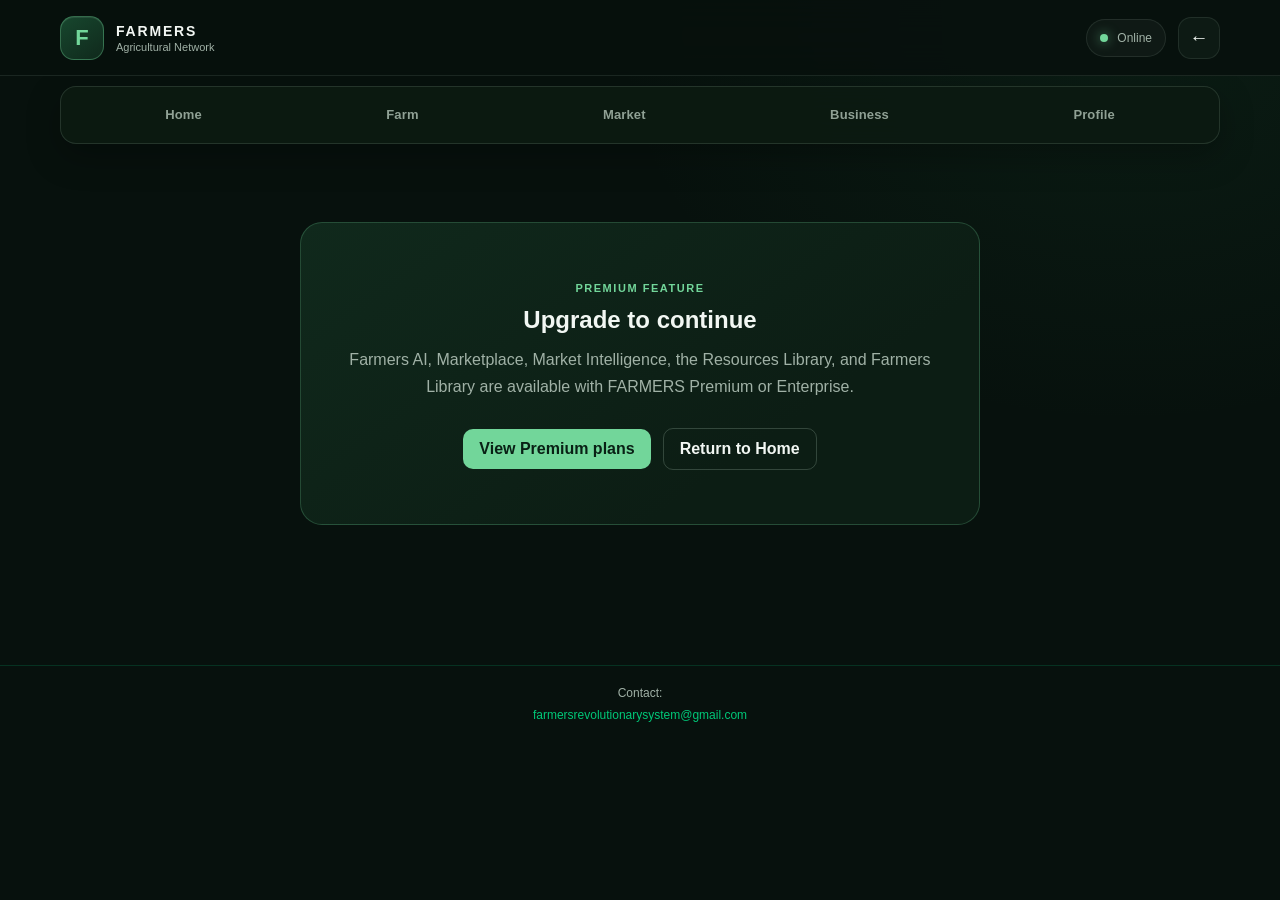
<file: farmers-ai.html>
<!DOCTYPE html>
<html lang="en">

<head>

<meta charset="UTF-8">

<meta
    name="viewport"
    content="width=device-width, initial-scale=1.0"
>

<title>FARMERS AI</title>

<link
    rel="stylesheet"
    href="style.css"
>

<style>

.ai-page {

    width: min(900px,100%);

    margin: auto;

    padding: 20px 14px 115px;

}


/* HEADER */

.ai-header {

    display: flex;

    align-items: center;

    gap: 12px;

    padding: 12px 4px 18px;

}


.ai-avatar {

    width: 48px;

    height: 48px;

    border-radius: 15px;

    background:
        rgba(0,200,120,.1);

    border:
        1px solid
        rgba(0,255,156,.3);

    display: flex;

    align-items: center;

    justify-content: center;

    font-size: 25px;

}


.ai-header strong {

    display: block;

    font-size: 17px;

}


.ai-header small {

    color: var(--muted);

    font-size: 9px;

}


.ai-status {

    margin-left: auto;

    font-size: 9px;

    color: var(--emerald);

}


/* WELCOME */

.ai-welcome {

    text-align: center;

    padding: 25px 10px;

}


.ai-welcome-icon {

    font-size: 48px;

    margin-bottom: 10px;
}


.ai-welcome h1 {

    font-size:
        clamp(25px,7vw,38px);
}


.ai-welcome h1 span {

    color: var(--emerald);
}


.ai-welcome p {

    color: var(--muted);

    font-size: 11px;

    line-height: 1.6;

    max-width: 550px;

    margin: 10px auto;
}


/* SUGGESTIONS */

.suggestions {

    display: flex;

    gap: 8px;

    overflow-x: auto;

    padding: 5px 2px 15px;
}


.suggestion {

    flex-shrink: 0;

    background: var(--card);

    border:
        1px solid
        var(--border);

    color: var(--muted);

    border-radius: 18px;

    padding: 9px 12px;

    font-size: 10px;
}


.suggestion:hover {

    color: var(--emerald);

    border-color:
        rgba(0,255,156,.3);
}


/* CHAT */

.chat {

    display: flex;

    flex-direction: column;

    gap: 13px;

    min-height: 250px;

    padding-bottom: 15px;
}


.message {

    max-width: 85%;

    padding: 12px 14px;

    border-radius: 15px;

    font-size: 11px;

    line-height: 1.6;

    white-space: pre-wrap;
}


.message.ai {

    align-self: flex-start;

    background: var(--card);

    border:
        1px solid
        var(--border);

    border-bottom-left-radius: 4px;
}


.message.user {

    align-self: flex-end;

    background:
        rgba(0,200,120,.12);

    border:
        1px solid
        rgba(0,255,156,.2);

    border-bottom-right-radius: 4px;
}


/* INPUT */

.ai-input-area {

    position: fixed;

    bottom: 55px;

    left: 50%;

    transform: translateX(-50%);

    width: min(900px,100%);

    padding: 9px 12px;

    background:
        rgba(5,10,8,.96);

    border-top:
        1px solid
        var(--border);
}


.ai-input {

    display: flex;

    align-items: center;

    gap: 7px;

    background: var(--card);

    border:
        1px solid
        var(--border);

    border-radius: 14px;

    padding: 6px;
}


.ai-input textarea {

    flex: 1;

    resize: none;

    min-width: 0;

    height: 38px;

    max-height: 100px;

    background: none;

    border: none;

    outline: none;

    color: white;

    padding: 10px 7px;

    font-family: inherit;

    font-size: 11px;
}


.ai-input button {

    width: 40px;

    height: 40px;

    border: none;

    border-radius: 11px;

    background: var(--emerald);

    color: #001b0f;

    font-size: 16px;

    font-weight: bold;
}


/* TYPING */

.typing {

    color: var(--muted);

    font-size: 10px;

    padding: 5px;
}


@media (min-width:700px) {

    .ai-page {

        padding-left: 25px;

        padding-right: 25px;

    }

}

</style>

<link rel="stylesheet" href="style.css">

</head>


<body>


<header class="topbar">

<a
    href="index.html"
    class="brand"
>

<div class="logo">
    F
</div>

<div class="brand-text">

<strong>
    FARMERS
</strong>

<span>
    Agricultural Network
</span>

</div>

</a>


<div class="top-actions">

<span class="status-btn">

<span class="status-dot"></span>

<span id="statusText">
    Online
</span>

</span>


<a
    href="index.html"
    class="menu-btn"
    style="
        display:flex;
        align-items:center;
        justify-content:center;
    "
>
    ←
</a>

</div>

</header>

<nav class="primary-nav" aria-label="Primary navigation">
    <a href="index.html" class="primary-nav-item"><span>Home</span></a>
    <a href="farm-hub.html" class="primary-nav-item"><span>Farm</span></a>
    <a href="marketplace.html" class="primary-nav-item"><span>Market</span></a>
    <a href="agribusiness.html" class="primary-nav-item"><span>Business</span></a>
    <a href="profile.html" class="primary-nav-item"><span>Profile</span></a>
</nav>

<main class="ai-page">


<!-- AI HEADER -->

<div class="ai-header">

<div class="ai-avatar">
    <img src="seedlings.jpg" alt="Young plants growing in seed trays">
</div>

<div>

<strong>
    FARMERS AI
</strong>

<small>
    Agricultural Intelligence
</small>

</div>

<div
    class="ai-status"
    id="aiMode"
>
    OFFLINE READY
</div>

</div>


<!-- WELCOME -->

<section
    class="ai-welcome"
    id="welcome"
>

<div class="ai-welcome-icon">
    <img src="crop-rows.jpg" alt="Rows of crops growing in a field">
</div>

<h1>

Your farm.
<br>

Your data.
<br>

<span>
    Smarter decisions.
</span>

</h1>

<p>

Ask me about crops, livestock,
farm management, agribusiness,
markets and agricultural
problems.

</p>

</section>


<!-- SUGGESTIONS -->

<div class="suggestions">

<button
    class="suggestion"
    data-question="How can I improve my maize yield?"
>
    Improve maize yield
</button>

<button
    class="suggestion"
    data-question="How do I calculate farm profit?"
>
    Calculate profit
</button>

<button
    class="suggestion"
    data-question="How should I manage my soil?"
>
    Soil management
</button>

<button
    class="suggestion"
    data-question="What should I consider before starting poultry farming?"
>
    Poultry farming
</button>

</div>


<!-- CHAT -->

<div
    class="chat"
    id="chat"
></div>


<!-- INPUT -->

<div class="ai-input-area">

<div class="ai-input">

<textarea
    id="aiInput"
    placeholder="Ask FARMERS AI..."
></textarea>


<button
    id="sendButton"
    title="Send"
>
    ↑
</button>

</div>

</div>


</main>


<!-- BOTTOM NAV -->

<nav class="bottom-nav">

<a
    href="index.html"
    class="bottom-item"
>

<span>
    ⌂
</span>

<small>
    Home
</small>

</a>


<a
    href="farm-hub.html"
    class="bottom-item"
>

<span>
    Farm
</span>

<small>
    Farm
</small>

</a>


<a
    href="marketplace.html"
    class="bottom-item"
>

<span>
    Market
</span>

<small>
    Market
</small>

</a>


<a
    href="agribusiness.html"
    class="bottom-item"
>

<span>
    ▥
</span>

<small>
    Business
</small>

</a>


<a
    href="profile.html"
    class="bottom-item active"
>

<span>
    AI
</span>

<small>
    AI
</small>

</a>

</nav>
<script>

/* =========================
   FARMERS AI KNOWLEDGE
========================= */

const knowledge = {

    maize: `
For maize production, focus on:

• Good quality seed
• Suitable planting time
• Proper spacing
• Soil fertility
• Adequate moisture
• Weed control
• Pest and disease monitoring

Your exact recommendations
depend on your location, soil,
variety and growing conditions.
`,

    soil: `
Good soil management starts with
understanding your soil.

Consider:

• Soil testing
• Organic matter
• pH
• Drainage
• Nutrient availability
• Crop rotation
• Erosion control

Avoid applying large amounts of
fertilizer without understanding
what the soil actually needs.
`,

    poultry: `
For poultry farming, plan for:

• Housing
• Quality feed
• Clean water
• Biosecurity
• Vaccination
• Temperature management
• Stocking density
• Market access

Calculate your feed, labour,
housing and health costs before
buying birds.
`,

    livestock: `
Livestock management generally
requires attention to:

• Nutrition
• Clean water
• Housing
• Disease prevention
• Breeding
• Record keeping
• Animal welfare
• Market planning

Keep production and health
records so you can identify
changes early.
`,

    profit: `
A simple farm profit calculation
is:

Profit = Revenue - Total Costs

Revenue can include income from
crops, livestock and other farm
activities.

Costs may include:

• Feed
• Seeds
• Fertilizer
• Labour
• Transport
• Veterinary costs
• Equipment
• Land and other expenses

For serious decisions, include
both direct and indirect costs.
`,

    irrigation: `
Efficient irrigation should
consider:

• Crop water requirements
• Soil type
• Weather
• Growth stage
• Water availability
• Irrigation method

Avoid both prolonged water
stress and unnecessary
over-irrigation.
`,

    pests: `
For pest management, first
identify the pest correctly.

Integrated pest management
can combine:

• Monitoring
• Prevention
• Cultural controls
• Biological controls
• Mechanical controls
• Appropriate pesticides

Always follow the label and
local agricultural guidance
when using agricultural
chemicals.
`,

    market: `
Before selling agricultural
products, compare:

• Selling price
• Quantity demanded
• Buyer reliability
• Transport cost
• Storage cost
• Market fees
• Product quality
• Timing

The highest advertised price
is not always the highest
actual profit.
`,

    fertilizer: `
Fertilizer decisions should be
based on crop requirements and,
where possible, soil-test
results.

Consider:

• Nutrient requirements
• Soil fertility
• Application timing
• Application method
• Moisture
• Crop growth stage

Avoid treating fertilizer as a
one-size-fits-all solution.
`,

    greenhouse: `
Greenhouse production allows
greater control over the growing
environment.

Important factors include:

• Ventilation
• Temperature
• Humidity
• Irrigation
• Nutrition
• Pest management
• Crop selection
• Market planning
`,

    records: `
Good farm records can include:

• Sales
• Expenses
• Production
• Labour
• Inputs
• Inventory
• Livestock numbers
• Crop activities

Accurate records help you
understand whether an enterprise
is actually profitable.
`

};


/* =========================
   FIND TOPIC
========================= */

function findTopic(question) {

    const text =
        question.toLowerCase();


    if (
        text.includes("maize") ||
        text.includes("corn")
    ) {

        return knowledge.maize;

    }


    if (
        text.includes("soil") ||
        text.includes("fertility")
    ) {

        return knowledge.soil;

    }


    if (
        text.includes("poultry") ||
        text.includes("chicken")
    ) {

        return knowledge.poultry;

    }


    if (
        text.includes("cattle") ||
        text.includes("goat") ||
        text.includes("sheep") ||
        text.includes("livestock")
    ) {

        return knowledge.livestock;

    }


    if (
        text.includes("profit") ||
        text.includes("revenue") ||
        text.includes("expense")
    ) {

        return knowledge.profit;

    }


    if (
        text.includes("irrigation") ||
        text.includes("water")
    ) {

        return knowledge.irrigation;

    }


    if (
        text.includes("pest") ||
        text.includes("disease")
    ) {

        return knowledge.pests;

    }


    if (
        text.includes("market") ||
        text.includes("sell") ||
        text.includes("price")
    ) {

        return knowledge.market;

    }


    if (
        text.includes("fertilizer") ||
        text.includes("fertiliser")
    ) {

        return knowledge.fertilizer;

    }


    if (
        text.includes("greenhouse")
    ) {

        return knowledge.greenhouse;

    }


    if (
        text.includes("record") ||
        text.includes("bookkeeping")
    ) {

        return knowledge.records;

    }


    return null;

}


/* =========================
   RESPONSE ENGINE
========================= */

function generateResponse(question) {

    const text =
        question.toLowerCase();


    if (
        text.includes("hello") ||
        text.includes("hi") ||
        text.includes("hey")
    ) {

        return `
Hello!

I'm FARMERS AI.

I can help you with crops,
livestock, agribusiness,
farm records, markets and
general agricultural questions.

What are we working on?
`;

    }


    const answer =
        findTopic(question);


    if (answer) {

        return answer;

    }


    if (
        text.includes("thank")
    ) {

        return `
You're welcome!

Keep your farm records,
watch your costs and make
decisions based on reliable
information.
`;

    }


    return `
I don't have enough information
in my offline knowledge base to
give you a reliable answer to
that question yet.

You can try asking about:

• Crops
• Soil
• Poultry
• Livestock
• Irrigation
• Pests
• Fertilizer
• Markets
• Farm profit
• Farm records

When FARMERS AI is connected to
a real AI service, it will be able
to handle much broader questions.
`;

}
/* =========================
   CHAT SYSTEM
========================= */

const chat =
    document.getElementById(
        "chat"
    );


const input =
    document.getElementById(
        "aiInput"
    );


const sendButton =
    document.getElementById(
        "sendButton"
    );


const welcome =
    document.getElementById(
        "welcome"
    );


/* =========================
   ADD MESSAGE
========================= */

function addMessage(
    text,
    type
) {

    welcome.style.display =
        "none";


    const message =
        document.createElement(
            "div"
        );


    message.className =
        "message " + type;


    message.textContent =
        text.trim();


    chat.appendChild(
        message
    );


    window.scrollTo({

        top:
            document.body
                .scrollHeight,

        behavior:
            "smooth"

    });

}


/* =========================
   TYPING
========================= */

function showTyping() {

    const typing =
        document.createElement(
            "div"
        );


    typing.id =
        "typing";


    typing.className =
        "typing ai";


    typing.textContent =
        "FARMERS AI is thinking...";


    chat.appendChild(
        typing
    );

}


function removeTyping() {

    const typing =
        document.getElementById(
            "typing"
        );


    if (typing) {

        typing.remove();

    }

}


/* =========================
   SEND MESSAGE
========================= */

function sendMessage() {

    const question =
        input.value.trim();


    if (!question) {

        return;

    }


    addMessage(
        question,
        "user"
    );


    input.value = "";


    showTyping();


    setTimeout(
        () => {

            removeTyping();


            const response =
                generateResponse(
                    question
                );


            addMessage(
                response,
                "ai"
            );


        },
        500
    );

}


/* =========================
   BUTTON
========================= */

sendButton.addEventListener(
    "click",
    sendMessage
);


/* =========================
   ENTER KEY
========================= */

input.addEventListener(
    "keydown",
    event => {

        if (
            event.key === "Enter" &&
            !event.shiftKey
        ) {

            event.preventDefault();

            sendMessage();

        }

    }
);


/* =========================
   SUGGESTIONS
========================= */

document
    .querySelectorAll(
        ".suggestion"
    )
    .forEach(button => {

        button.addEventListener(
            "click",
            () => {

                input.value =
                    button.dataset.question;


                sendMessage();

            }
        );

    });


/* =========================
   ONLINE / OFFLINE
========================= */

function updateAIStatus() {

    const status =
        document.getElementById(
            "statusText"
        );


    const mode =
        document.getElementById(
            "aiMode"
        );


    if (
        navigator.onLine
    ) {

        status.textContent =
            "Online";


        mode.textContent =
            "ONLINE READY";

    } else {

        status.textContent =
            "Offline";


        mode.textContent =
            "OFFLINE READY";

    }

}


updateAIStatus();


window.addEventListener(
    "online",
    updateAIStatus
);


window.addEventListener(
    "offline",
    updateAIStatus
);


/* =========================
   SAVE CHAT
========================= */

function saveChat() {

    localStorage.setItem(
        "farmersAIChat",
        chat.innerHTML
    );

}


function loadChat() {

    const saved =
        localStorage.getItem(
            "farmersAIChat"
        );


    if (saved) {

        chat.innerHTML =
            saved;

        welcome.style.display =
            "none";

    }

}


loadChat();


/* SAVE AFTER MESSAGE */

const observer =
    new MutationObserver(
        saveChat
    );


observer.observe(
    chat,
    {
        childList: true
    }
);

</script>
<script src="plan-access.js"></script>

<footer style="margin:32px auto 0;padding:20px 12px 90px;border-top:1px solid rgba(0,200,120,.18);text-align:center;color:#a0b1a6;font:12px Arial,sans-serif;">
    Contact:
    <a style="color:#00c878;" href="mailto:farmersrevolutionarysystem@gmail.com">farmersrevolutionarysystem@gmail.com</a>
</footer>

</body>

</html>
</file>
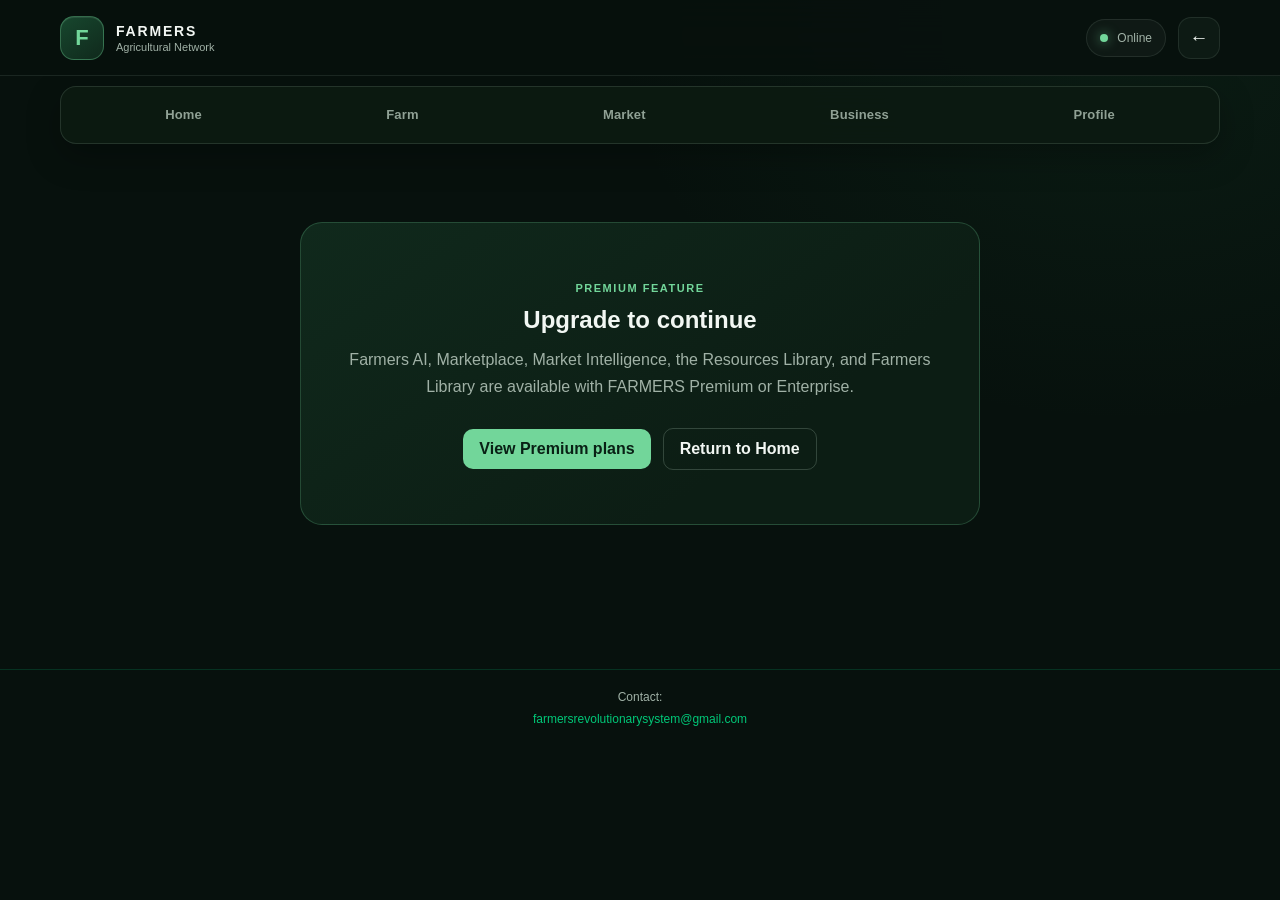
<file: farmers-library.html>
<!DOCTYPE html>
<html lang="en">
<head>
    <meta charset="UTF-8">
    <meta name="viewport" content="width=device-width, initial-scale=1.0">
    <meta name="description" content="Agriculture learning notes and study guides for Form One to university students.">
    <title>Farmers Library | FARMERS</title>
    <link rel="stylesheet" href="style.css">
    <style>
        .library-page {
            width: min(1160px, 100%);
            margin: 0 auto;
            padding: 30px 28px 64px;
        }

        .library-hero {
            padding: clamp(24px, 5vw, 44px);
            border: 1px solid rgba(114, 214, 154, .18);
            border-radius: 22px;
            background:
                radial-gradient(circle at 90% 15%, rgba(114, 214, 154, .1), transparent 18rem),
                linear-gradient(125deg, #10291c, #0c1d14 70%);
        }

        .library-eyebrow,
        .library-section-label {
            color: var(--green);
            font-size: 11px;
            font-weight: 800;
            letter-spacing: .14em;
        }

        .library-hero h1 {
            max-width: 760px;
            margin: 12px 0;
            font-size: clamp(32px, 6vw, 54px);
            line-height: 1.08;
        }

        .library-hero h1 span {
            color: var(--green);
        }

        .library-hero p {
            max-width: 720px;
            color: var(--muted);
            line-height: 1.7;
        }

        .library-note {
            margin-top: 20px;
            padding: 13px 15px;
            border-left: 3px solid var(--green);
            border-radius: 0 10px 10px 0;
            background: rgba(114, 214, 154, .07);
            color: var(--muted);
            font-size: 13px;
            line-height: 1.6;
        }

        .library-controls {
            display: grid;
            grid-template-columns: minmax(200px, 1fr) minmax(180px, .55fr);
            gap: 12px;
            margin: 24px 0;
        }

        .library-controls input,
        .library-controls select {
            width: 100%;
            min-height: 46px;
            padding: 10px 13px;
            border: 1px solid var(--line);
            border-radius: 12px;
            background: var(--surface);
            color: var(--text);
        }

        .library-heading {
            display: flex;
            align-items: end;
            justify-content: space-between;
            gap: 12px;
            margin: 26px 0 14px;
        }

        .library-heading h2 {
            margin: 5px 0 0;
        }

        .library-count {
            color: var(--muted);
            font-size: 12px;
        }

        .library-grid {
            display: grid;
            grid-template-columns: repeat(2, minmax(0, 1fr));
            gap: 14px;
        }

        .study-card {
            padding: 19px;
            border: 1px solid var(--line);
            border-radius: 16px;
            background: var(--surface);
        }

        .study-meta {
            display: flex;
            flex-wrap: wrap;
            gap: 7px;
            margin-bottom: 12px;
        }

        .study-meta span {
            padding: 5px 9px;
            border: 1px solid var(--line);
            border-radius: 999px;
            color: var(--green);
            font-size: 11px;
        }

        .study-card h3 {
            margin: 0 0 8px;
            font-size: 17px;
        }

        .study-card > p {
            margin: 0;
            color: var(--muted);
            font-size: 13px;
            line-height: 1.6;
        }

        .study-card details {
            margin-top: 15px;
            border-top: 1px solid var(--line);
            padding-top: 12px;
        }

        .study-card summary {
            color: var(--green);
            cursor: pointer;
            font-size: 13px;
            font-weight: 700;
        }

        .study-card details p,
        .study-card details ul {
            color: var(--muted);
            font-size: 13px;
            line-height: 1.65;
        }

        .study-card details ul {
            padding-left: 20px;
        }

        .library-empty {
            grid-column: 1 / -1;
            padding: 24px;
            border: 1px dashed var(--line);
            border-radius: 14px;
            color: var(--muted);
            text-align: center;
        }

        @media (max-width: 640px) {
            .library-page {
                padding: 24px 18px 48px;
            }

            .library-controls,
            .library-grid {
                grid-template-columns: 1fr;
            }

            .library-heading {
                align-items: start;
                flex-direction: column;
            }
        }
    </style>
</head>
<body>
    <header class="topbar">
        <a href="index.html" class="brand">
            <span class="logo">F</span>
            <span class="brand-text"><strong>FARMERS</strong><span>Agricultural Network</span></span>
        </a>
        <div class="top-actions">
            <span class="status-btn"><span class="status-dot"></span><span id="statusText">Online</span></span>
            <a href="index.html" class="menu-btn" aria-label="Back to home">←</a>
        </div>
    </header>

    <nav class="primary-nav" aria-label="Primary navigation">
        <a href="index.html" class="primary-nav-item"><span>Home</span></a>
        <a href="farm-hub.html" class="primary-nav-item"><span>Farm</span></a>
        <a href="marketplace.html" class="primary-nav-item"><span>Market</span></a>
        <a href="agribusiness.html" class="primary-nav-item"><span>Business</span></a>
        <a href="profile.html" class="primary-nav-item"><span>Profile</span></a>
    </nav>

    <main class="library-page">
        <section class="library-hero">
            <span class="library-eyebrow">FARMERS LIBRARY</span>
            <h1>Learn agriculture from <span>Form One to university.</span></h1>
            <p>Explore clear study notes, practical concepts, and guided learning paths in agriculture, biology, environment, and agribusiness.</p>
            <div class="library-note">
                These are supplementary learning materials, not official examination papers or a replacement for your school or university syllabus. Course names and requirements vary by institution.
            </div>
        </section>

        <section aria-labelledby="browseTitle">
            <div class="library-controls">
                <input id="librarySearch" type="search" placeholder="Search subjects or topics..." aria-label="Search library">
                <select id="levelFilter" aria-label="Filter by learning level">
                    <option value="all">All learning levels</option>
                    <option value="form-1">Form One</option>
                    <option value="form-2">Form Two</option>
                    <option value="form-3">Form Three</option>
                    <option value="form-4">Form Four</option>
                    <option value="tvet">TVET</option>
                    <option value="university">University</option>
                </select>
            </div>
            <div class="library-heading">
                <div>
                    <span class="library-section-label">STUDY AND GROW</span>
                    <h2 id="browseTitle">Learning library</h2>
                </div>
                <span class="library-count" id="libraryCount" aria-live="polite"></span>
            </div>
            <div class="library-grid" id="libraryGrid" aria-live="polite"></div>
        </section>
    </main>

    <script src="farmers-library.js"></script>
    <script src="plan-access.js"></script>
    <footer style="margin:32px auto 0;padding:20px 12px 90px;border-top:1px solid rgba(0,200,120,.18);text-align:center;color:#a0b1a6;font:12px Arial,sans-serif;">
        Contact:
        <a style="color:#00c878;" href="mailto:farmersrevolutionarysystem@gmail.com">farmersrevolutionarysystem@gmail.com</a>
    </footer>
</body>
</html>
</file>
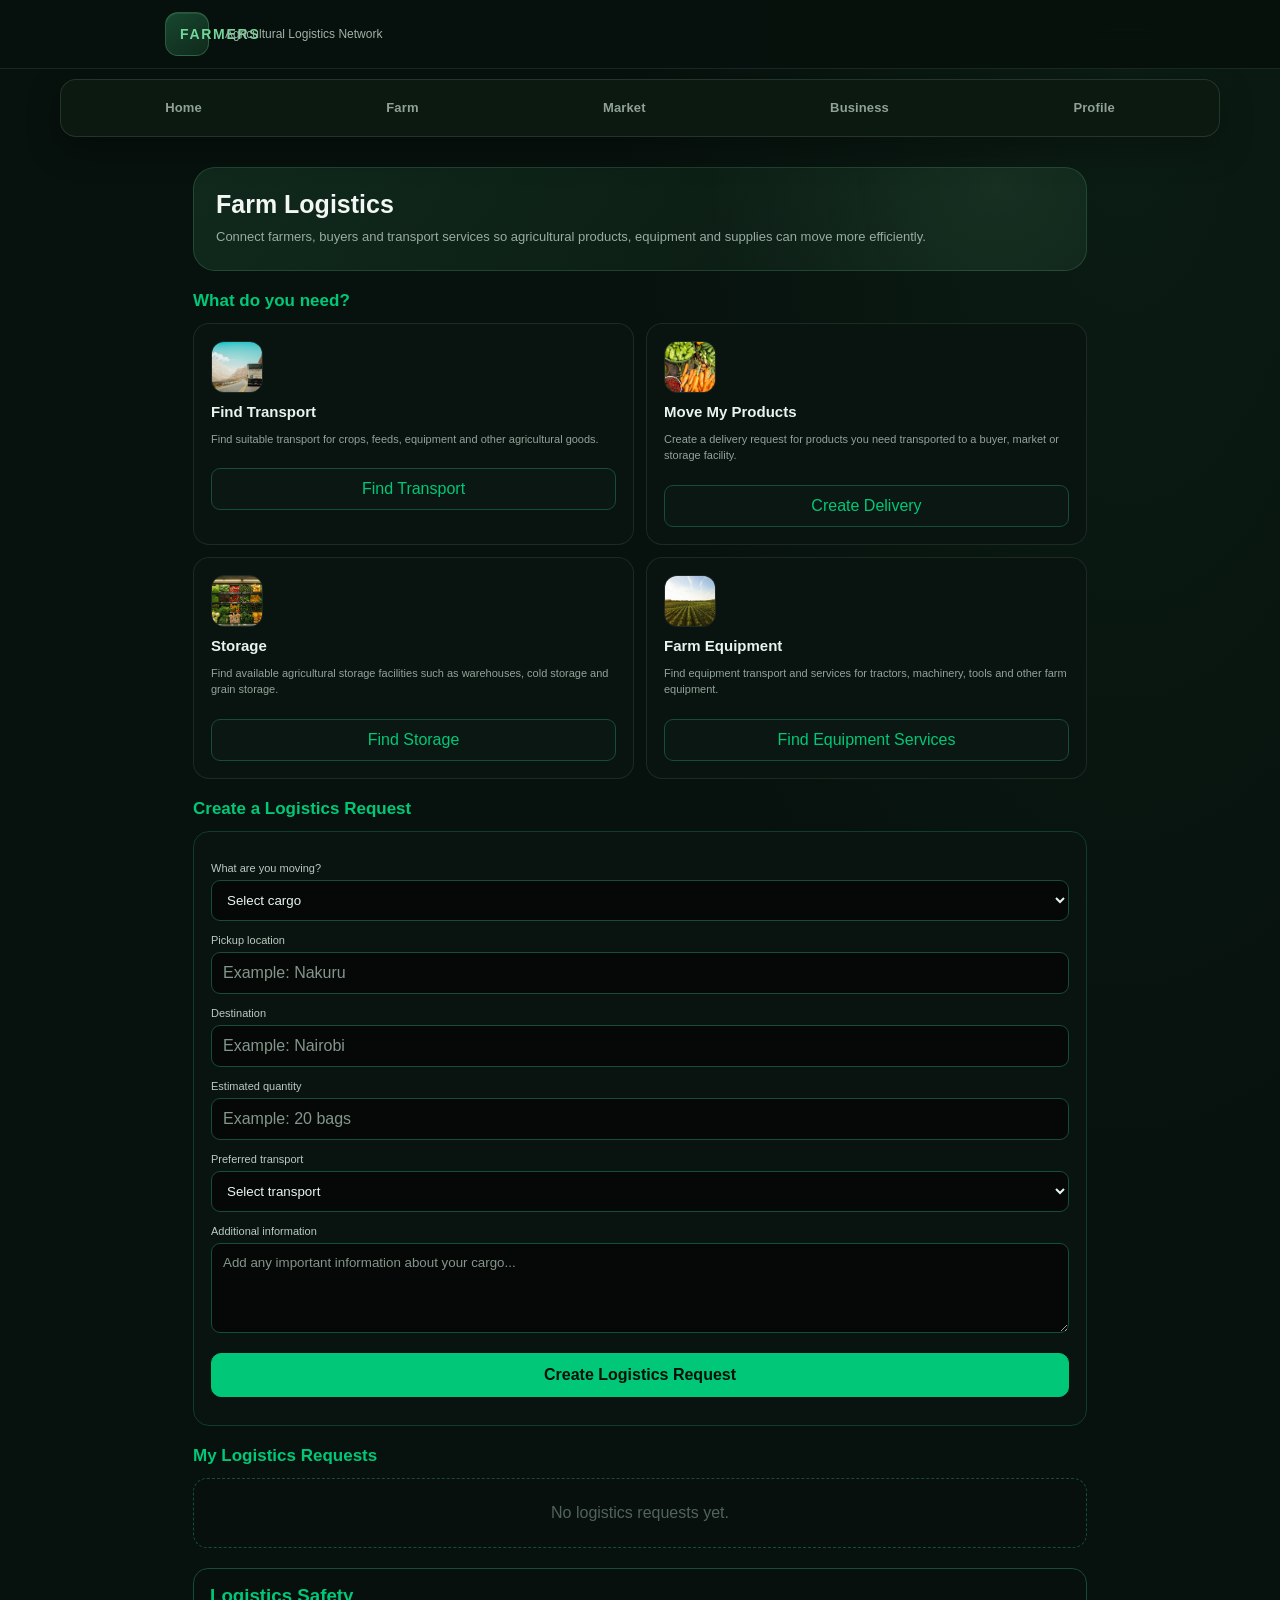
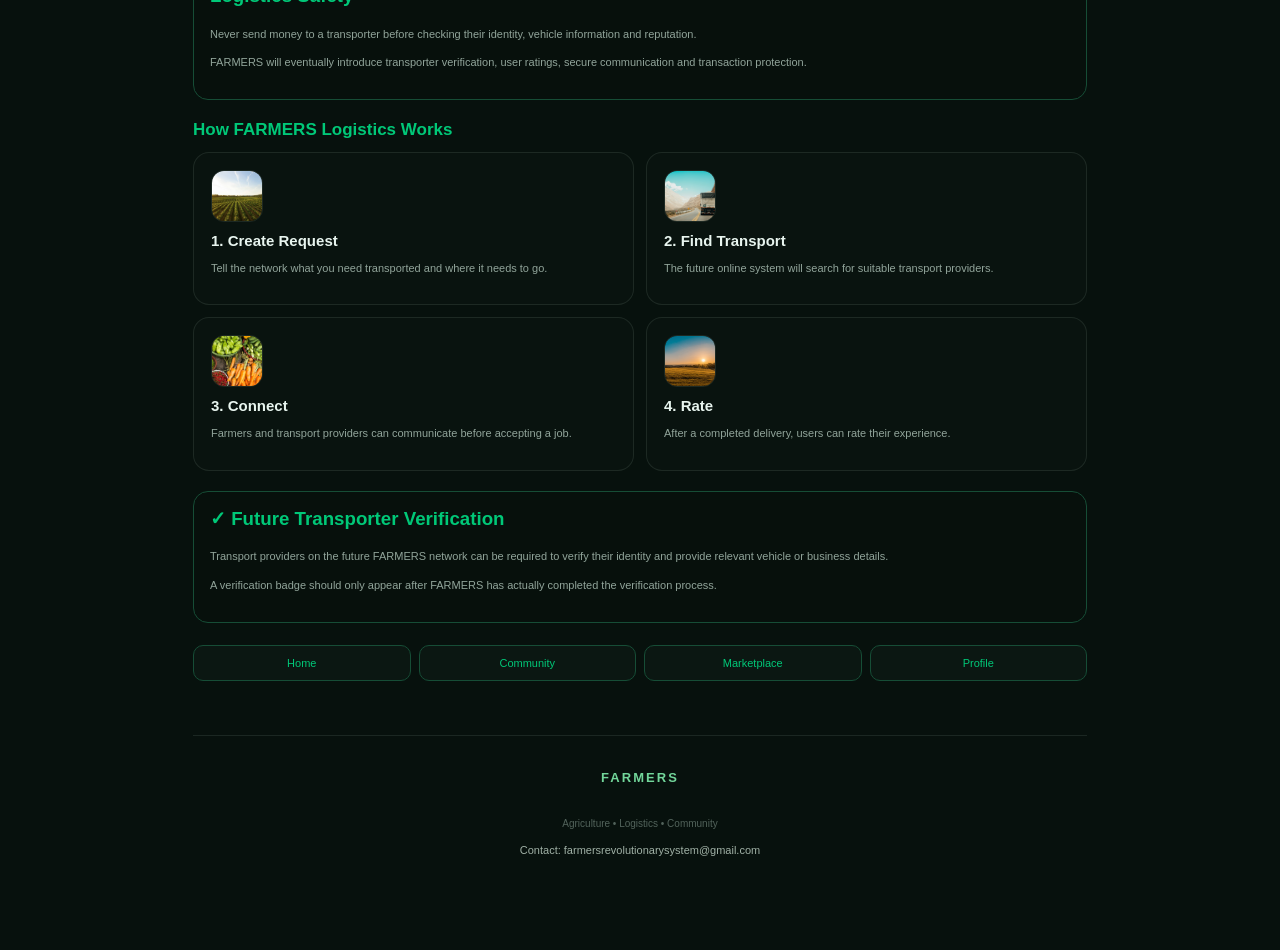
<file: logistics.html>
<!DOCTYPE html>
<html lang="en">

<head>

<meta charset="UTF-8">

<meta name="viewport"
content="width=device-width, initial-scale=1.0">

<title>FARMERS - Logistics</title>

<style>

* {
    box-sizing: border-box;
}

body {
    margin: 0;
    background: #050807;
    color: #e8f5ef;
    font-family: Arial, sans-serif;
}

.header {
    background: #07100c;
    border-bottom: 1px solid #164d36;
    padding: 18px;
}

.header-inner {
    max-width: 950px;
    margin: auto;
}

.logo {
    color: #00c878;
    font-size: 24px;
    font-weight: bold;
}

.subtitle {
    color: #718078;
    font-size: 12px;
    margin-top: 5px;
}

.container {
    max-width: 950px;
    margin: auto;
    padding: 16px;
}

.hero {
    background: linear-gradient(
        135deg,
        #0b2117,
        #07100c
    );

    border: 1px solid #164d36;
    border-radius: 18px;
    padding: 22px;
    margin-bottom: 16px;
}

.hero h1 {
    color: #00c878;
    margin: 0 0 8px;
    font-size: 25px;
}

.hero p {
    color: #9aaba3;
    font-size: 13px;
    line-height: 1.6;
    margin: 0;
}

.section-title {
    color: #00c878;
    font-size: 17px;
    margin: 20px 0 12px;
}

.logistics-grid {
    display: grid;
    grid-template-columns:
        repeat(2, 1fr);
    gap: 12px;
}

.logistics-card {
    background: #09130f;
    border: 1px solid #123d2b;
    border-radius: 16px;
    padding: 17px;
}

.logistics-icon {
    font-size: 30px;
    margin-bottom: 10px;
}

.logistics-card h3 {
    margin: 0 0 7px;
    color: #e8f5ef;
    font-size: 15px;
}

.logistics-card p {
    color: #91a49a;
    font-size: 11px;
    line-height: 1.5;
}

.logistics-button {
    width: 100%;
    margin-top: 10px;
    padding: 11px;
    border-radius: 9px;
    border: 1px solid #164d36;
    background: #0b1712;
    color: #00c878;
    cursor: pointer;
}

.logistics-button:hover {
    background: #00c878;
    color: #031109;
}

@media (max-width: 600px) {

    .logistics-grid {
        grid-template-columns: 1fr;
    }

}

</style>

<link rel="stylesheet" href="style.css">

</head>


<body>


<header class="header">

<div class="header-inner">

<div class="logo">
<a href="index.html" style="color: inherit; text-decoration: none;">FARMERS</a>
</div>

<div class="subtitle">
Agricultural Logistics Network
</div>

</div>

</header>

<nav class="primary-nav" aria-label="Primary navigation">
    <a href="index.html" class="primary-nav-item"><span>Home</span></a>
    <a href="farm-hub.html" class="primary-nav-item"><span>Farm</span></a>
    <a href="marketplace.html" class="primary-nav-item"><span>Market</span></a>
    <a href="agribusiness.html" class="primary-nav-item"><span>Business</span></a>
    <a href="profile.html" class="primary-nav-item"><span>Profile</span></a>
</nav>

<main class="container">


<section class="hero">

<h1>
Farm Logistics
</h1>

<p>
Connect farmers, buyers and transport
services so agricultural products,
equipment and supplies can move more
efficiently.
</p>

</section>


<h2 class="section-title">
What do you need?
</h2>


<div class="logistics-grid">


<div class="logistics-card">

<div class="logistics-icon">
<img src="transport-truck.jpg" alt="" loading="lazy">
</div>

<h3>
Find Transport
</h3>

<p>
Find suitable transport for crops,
feeds, equipment and other agricultural
goods.
</p>

<button
class="logistics-button"
data-action="transport">

Find Transport
</button>

</div>


<div class="logistics-card">

<div class="logistics-icon">
<img src="market-produce.jpg" alt="" loading="lazy">
</div>

<h3>
Move My Products
</h3>

<p>
Create a delivery request for products
you need transported to a buyer,
market or storage facility.
</p>

<button
class="logistics-button"
data-action="delivery">

Create Delivery
</button>

</div>


<div class="logistics-card">

<div class="logistics-icon">
<img src="fresh-produce.jpg" alt="" loading="lazy">
</div>

<h3>
Storage
</h3>

<p>
Find available agricultural storage
facilities such as warehouses,
cold storage and grain storage.
</p>

<button
class="logistics-button"
data-action="storage">

Find Storage
</button>

</div>


<div class="logistics-card">

<div class="logistics-icon">
<img src="crop-rows.jpg" alt="" loading="lazy">
</div>

<h3>
Farm Equipment
</h3>

<p>
Find equipment transport and
services for tractors, machinery,
tools and other farm equipment.
</p>

<button
class="logistics-button"
data-action="equipment">

Find Equipment Services
</button>

</div>


</div>
<!-- =========================
     LOGISTICS REQUEST
========================= -->

<section class="request-section">

<h2 class="section-title">
Create a Logistics Request
</h2>

<div class="request-card">

<label>
What are you moving?
</label>

<select id="cargoType">

<option value="">
Select cargo
</option>

<option value="crops">
Crops
</option>

<option value="livestock">
Livestock
</option>

<option value="feeds">
Animal Feeds
</option>

<option value="equipment">
Farm Equipment
</option>

<option value="fertilizer">
Fertilizer / Inputs
</option>

<option value="other">
Other
</option>

</select>


<label>
Pickup location
</label>

<input
id="pickupLocation"
type="text"
placeholder="Example: Nakuru">


<label>
Destination
</label>

<input
id="destination"
type="text"
placeholder="Example: Nairobi">


<label>
Estimated quantity
</label>

<input
id="cargoQuantity"
type="text"
placeholder="Example: 20 bags">


<label>
Preferred transport
</label>

<select id="transportType">

<option value="">
Select transport
</option>

<option value="pickup">
Pickup
</option>

<option value="truck">
Truck
</option>

<option value="lorry">
Lorry
</option>

<option value="refrigerated">
Refrigerated Transport
</option>

<option value="livestock">
Livestock Transport
</option>

</select>


<label>
Additional information
</label>

<textarea
id="cargoNotes"
placeholder="Add any important information about your cargo..."
></textarea>


<button
id="createRequest"
class="primary-button">

Create Logistics Request

</button>


<p
id="requestMessage"
class="request-message">
</p>

</div>

</section>


<!-- =========================
     ACTIVE REQUESTS
========================= -->

<section>

<h2 class="section-title">
My Logistics Requests
</h2>

<div
id="requestList"
class="request-list">

<div class="empty-state">

No logistics requests yet.

</div>

</div>

</section>


<!-- =========================
     LOGISTICS SAFETY
========================= -->

<section class="safety-box">

<h3>
Logistics Safety
</h3>

<p>
Never send money to a transporter
before checking their identity,
vehicle information and reputation.
</p>

<p>
FARMERS will eventually introduce
transporter verification, user ratings,
secure communication and transaction
protection.
</p>

</section>
<!-- =========================
     REQUEST CARDS
========================= -->

<style>

.request-section {
    margin-top: 20px;
}

.request-card {
    background: #09130f;
    border: 1px solid #123d2b;
    border-radius: 16px;
    padding: 17px;
}

.request-card label {
    display: block;
    color: #b9cbc2;
    font-size: 11px;
    margin-top: 13px;
    margin-bottom: 6px;
}

.request-card input,
.request-card select,
.request-card textarea {
    width: 100%;
    padding: 11px;
    border-radius: 9px;
    border: 1px solid #164d36;
    background: #050807;
    color: #e8f5ef;
    outline: none;
    font-family: Arial, sans-serif;
}

.request-card textarea {
    min-height: 90px;
    resize: vertical;
}

.request-card input:focus,
.request-card select:focus,
.request-card textarea:focus {
    border-color: #00c878;
}

.primary-button {
    width: 100%;
    margin-top: 16px;
    padding: 12px;
    border-radius: 10px;
    border: 1px solid #00c878;
    background: #00c878;
    color: #031109;
    font-weight: bold;
    cursor: pointer;
}

.primary-button:hover {
    background: #18e28e;
}

.request-message {
    color: #00c878;
    font-size: 11px;
    line-height: 1.5;
}

.request-list {
    display: grid;
    gap: 10px;
}

.request-item {
    background: #09130f;
    border: 1px solid #123d2b;
    border-radius: 14px;
    padding: 15px;
}

.request-title {
    color: #00c878;
    font-weight: bold;
    font-size: 13px;
}

.request-route {
    margin-top: 8px;
    color: #e8f5ef;
    font-size: 12px;
}

.request-details {
    margin-top: 8px;
    color: #91a49a;
    font-size: 11px;
    line-height: 1.6;
}

.status {
    display: inline-block;
    margin-top: 10px;
    padding: 5px 8px;
    border-radius: 7px;
    background: rgba(0,200,120,.08);
    border: 1px solid rgba(0,200,120,.2);
    color: #00c878;
    font-size: 10px;
}

.delete-request {
    margin-top: 10px;
    padding: 8px 10px;
    border-radius: 8px;
    background: #0b1712;
    border: 1px solid #164d36;
    color: #83938b;
    cursor: pointer;
    font-size: 10px;
}

.delete-request:hover {
    border-color: #00c878;
    color: #00c878;
}

.empty-state {
    padding: 25px;
    text-align: center;
    color: #52635b;
    background: #07100c;
    border: 1px dashed #164d36;
    border-radius: 14px;
}

.safety-box {
    margin-top: 20px;
    padding: 16px;
    background: #07100c;
    border: 1px solid #164d36;
    border-radius: 15px;
}

.safety-box h3 {
    margin-top: 0;
    color: #00c878;
}

.safety-box p {
    color: #91a49a;
    font-size: 11px;
    line-height: 1.6;
}

</style>


<!-- =========================
     LOGISTICS INFORMATION
========================= -->

<section>

<h2 class="section-title">
How FARMERS Logistics Works
</h2>


<div class="logistics-grid">


<div class="logistics-card">

<div class="logistics-icon">
<img src="crop-rows.jpg" alt="" loading="lazy">
</div>

<h3>
1. Create Request
</h3>

<p>
Tell the network what you need
transported and where it needs to go.
</p>

</div>


<div class="logistics-card">

<div class="logistics-icon">
<img src="transport-truck.jpg" alt="" loading="lazy">
</div>

<h3>
2. Find Transport
</h3>

<p>
The future online system will search
for suitable transport providers.
</p>

</div>


<div class="logistics-card">

<div class="logistics-icon">
<img src="market-produce.jpg" alt="" loading="lazy">
</div>

<h3>
3. Connect
</h3>

<p>
Farmers and transport providers can
communicate before accepting a job.
</p>

</div>


<div class="logistics-card">

<div class="logistics-icon">
<img src="sunset-field.jpg" alt="" loading="lazy">
</div>

<h3>
4. Rate
</h3>

<p>
After a completed delivery, users can
rate their experience.
</p>

</div>


</div>

</section>


<!-- =========================
     FUTURE VERIFICATION
========================= -->

<section class="safety-box">

<h3>
✓ Future Transporter Verification
</h3>

<p>
Transport providers on the future
FARMERS network can be required to
verify their identity and provide
relevant vehicle or business details.
</p>

<p>
A verification badge should only appear
after FARMERS has actually completed
the verification process.
</p>

</section>
<!-- =========================
     LOGISTICS JAVASCRIPT
========================= -->

<script>

/* =========================
   STORAGE
========================= */

let logisticsRequests =
    JSON.parse(
        localStorage.getItem(
            "farmersLogisticsRequests"
        )
    ) || [];


/* =========================
   ELEMENTS
========================= */

const cargoType =
    document.getElementById(
        "cargoType"
    );

const pickupLocation =
    document.getElementById(
        "pickupLocation"
    );

const destination =
    document.getElementById(
        "destination"
    );

const cargoQuantity =
    document.getElementById(
        "cargoQuantity"
    );

const transportType =
    document.getElementById(
        "transportType"
    );

const cargoNotes =
    document.getElementById(
        "cargoNotes"
    );

const requestMessage =
    document.getElementById(
        "requestMessage"
    );

const requestList =
    document.getElementById(
        "requestList"
    );


/* =========================
   SAVE
========================= */

function saveRequests() {

    localStorage.setItem(
        "farmersLogisticsRequests",
        JSON.stringify(
            logisticsRequests
        )
    );

}


/* =========================
   DISPLAY REQUESTS
========================= */

function displayRequests() {

    requestList.innerHTML = "";


    if (
        logisticsRequests.length === 0
    ) {

        requestList.innerHTML = `
        
        <div class="empty-state">
        
        No logistics requests yet.
        
        </div>
        
        `;

        return;

    }


    logisticsRequests
        .slice()
        .reverse()
        .forEach(
            function(request) {

                const item =
                    document.createElement(
                        "div"
                    );


                item.className =
                    "request-item";


                item.innerHTML = `

                <div class="request-title">

                    ${request.cargo}

                </div>


                <div class="request-route">

                    Pickup: ${request.pickup}

                    →

                    Destination: ${request.destination}

                </div>


                <div class="request-details">

                    Quantity:
                    ${request.quantity}

                    <br>

                    Transport:
                    ${request.transport}

                    <br>

                    ${request.notes || "No additional notes"}

                    <br>

                    Created:
                    ${request.date}

                </div>


                <span class="status">

                    ${request.status}

                </span>


                <br>


                <button
                    class="delete-request"
                    data-id="${request.id}">

                    Delete Request

                </button>

                `;


                requestList.appendChild(
                    item
                );

            }
        );


    document
        .querySelectorAll(
            ".delete-request"
        )
        .forEach(
            function(button) {

                button.addEventListener(
                    "click",
                    function() {

                        const id =
                            button.dataset.id;


                        logisticsRequests =
                            logisticsRequests
                                .filter(
                                    function(request) {

                                        return String(
                                            request.id
                                        ) !== String(id);

                                    }
                                );


                        saveRequests();

                        displayRequests();

                    }
                );

            }
        );

}


/* =========================
   CREATE REQUEST
========================= */

document
    .getElementById(
        "createRequest"
    )
    .addEventListener(
        "click",
        function() {

            const cargo =
                cargoType.value;

            const pickup =
                pickupLocation.value
                    .trim();

            const destinationValue =
                destination.value
                    .trim();

            const quantity =
                cargoQuantity.value
                    .trim();

            const transport =
                transportType.value;

            const notes =
                cargoNotes.value
                    .trim();


            if (
                !cargo ||
                !pickup ||
                !destinationValue ||
                !quantity ||
                !transport
            ) {

                requestMessage.textContent =
                    "Please complete all required fields.";

                return;

            }


            const request = {

                id:
                    Date.now(),

                cargo:
                    cargoType.options[
                        cargoType.selectedIndex
                    ].text,

                pickup:
                    pickup,

                destination:
                    destinationValue,

                quantity:
                    quantity,

                transport:
                    transportType.options[
                        transportType.selectedIndex
                    ].text,

                notes:
                    notes,

                status:
                    "Waiting for transport",

                date:
                    new Date()
                        .toLocaleString()

            };


            logisticsRequests.push(
                request
            );


            saveRequests();

            displayRequests();


            requestMessage.textContent =
                "✓ Logistics request created.";


            cargoType.value = "";

            pickupLocation.value = "";

            destination.value = "";

            cargoQuantity.value = "";

            transportType.value = "";

            cargoNotes.value = "";

        }
    );


/* =========================
   QUICK ACTIONS
========================= */

document
    .querySelectorAll(
        ".logistics-button"
    )
    .forEach(
        function(button) {

            button.addEventListener(
                "click",
                function() {

                    const action =
                        button.dataset.action;


                    if (
                        action ===
                        "transport"
                    ) {

                        document
                            .getElementById(
                                "cargoType"
                            )
                            .focus();

                        return;

                    }


                    if (
                        action ===
                        "delivery"
                    ) {

                        document
                            .getElementById(
                                "createRequest"
                            )
                            .scrollIntoView({
                                behavior:
                                    "smooth"
                            });

                        return;

                    }


                    if (
                        action ===
                        "storage"
                    ) {

                        alert(
                            "FARMERS Storage Network\n\n" +
                            "Storage listings will be connected " +
                            "to the online marketplace later."
                        );

                        return;

                    }


                    if (
                        action ===
                        "equipment"
                    ) {

                        alert(
                            "FARMERS Equipment Services\n\n" +
                            "Equipment transport and service " +
                            "providers will be added to the " +
                            "online network later."
                        );

                    }

                }
            );

        }
    );


/* =========================
   INITIALIZE
========================= */

displayRequests();


console.log(
    "FARMERS Logistics loaded successfully."
);

</script>


<!-- =========================
     NAVIGATION
========================= -->

<div class="navigation">

<button
onclick="location.href='index.html'">

Home

</button>


<button
onclick="location.href='community.html'">

Community

</button>


<button
onclick="location.href='marketplace.html'">

Marketplace

</button>


<button
onclick="location.href='profile.html'">

Profile

</button>

</div>


<footer>

<strong>
FARMERS
</strong>

<br>

Agriculture • Logistics • Community

<p>
Contact:
<a href="mailto:farmersrevolutionarysystem@gmail.com">
farmersrevolutionarysystem@gmail.com
</a>
</p>

</footer>


<style>

.navigation {

    display: grid;

    grid-template-columns:
        repeat(4, 1fr);

    gap: 8px;

    margin-top: 22px;

}

.navigation button {

    padding: 11px 5px;

    background: #0b1712;

    color: #00c878;

    border: 1px solid #164d36;

    border-radius: 10px;

    cursor: pointer;

    font-size: 11px;

}

.navigation button:hover {

    background: #00c878;

    color: #031109;

}

footer {

    text-align: center;

    color: #52635b;

    font-size: 10px;

    line-height: 1.8;

    padding: 30px 10px;

}


@media (max-width: 500px) {

    .navigation {

        grid-template-columns:
            repeat(2, 1fr);

    }

}

</style>


</main>

</body>

</html>
</file>
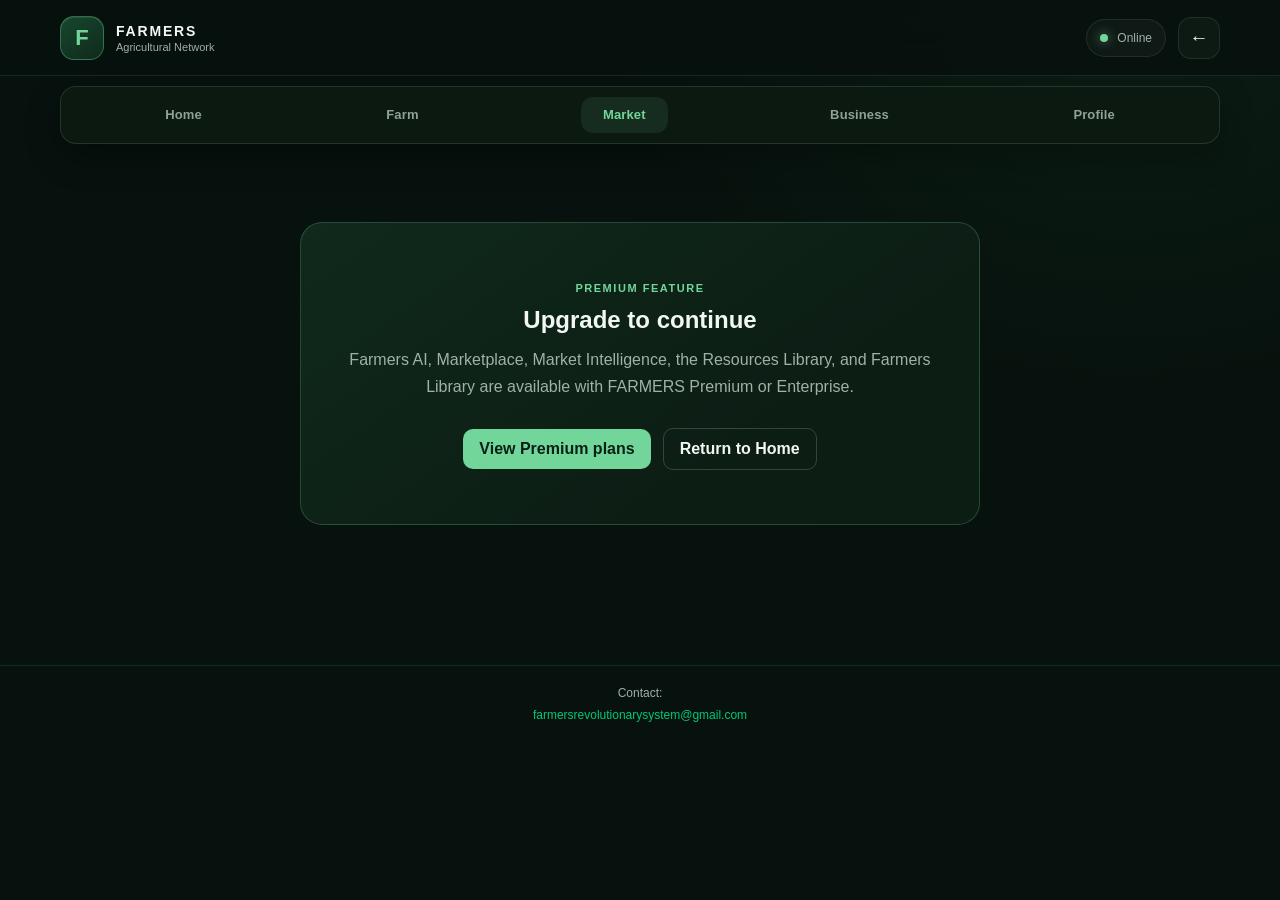
<file: market-intelligence.html>
<!DOCTYPE html>
<html lang="en">

<head>

<meta charset="UTF-8">

<meta
    name="viewport"
    content="width=device-width, initial-scale=1.0"
>

<title>Market Intelligence | FARMERS</title>

<link
    rel="stylesheet"
    href="style.css"
>

<style>

/* =========================
   MARKET INTELLIGENCE
========================= */

.intel-page {

    width: min(950px,100%);

    margin: auto;

    padding: 25px 17px 100px;
}


.intel-back {

    margin-bottom: 20px;
}


.intel-back a {

    color: var(--muted);

    font-size: 12px;
}


/* HERO */

.intel-hero {

    padding: 25px;

    border-radius: 20px;

    background:
        linear-gradient(
            135deg,
            rgba(0,200,120,.15),
            rgba(0,0,0,.08)
        );

    border:
        1px solid
        rgba(0,255,156,.22);

    margin-bottom: 20px;
}


.intel-label {

    color: var(--emerald);

    font-size: 9px;

    letter-spacing: 2px;

    font-weight: bold;
}


.intel-hero h1 {

    font-size:
        clamp(28px,8vw,46px);

    margin-top: 8px;
}


.intel-hero h1 span {

    color: var(--emerald);
}


.intel-hero p {

    color: var(--muted);

    font-size: 12px;

    line-height: 1.6;

    margin-top: 9px;
}


/* SEARCH */

.intel-search {

    display: flex;

    align-items: center;

    gap: 7px;

    background: var(--card);

    border:
        1px solid
        var(--border);

    border-radius: 13px;

    padding: 7px;

    margin-bottom: 20px;
}


.intel-search span {

    padding-left: 8px;
}


.intel-search input {

    flex: 1;

    min-width: 0;

    background: none;

    border: none;

    outline: none;

    color: white;

    padding: 10px 0;
}


.intel-search button {

    border: none;

    background: var(--emerald);

    color: #001b0f;

    border-radius: 9px;

    padding: 10px 13px;

    font-weight: bold;
}


/* FILTERS */

.intel-filters {

    display: flex;

    gap: 8px;

    overflow-x: auto;

    margin-bottom: 25px;

    padding-bottom: 4px;
}


.intel-filter {

    flex-shrink: 0;

    padding: 8px 13px;

    border-radius: 20px;

    border:
        1px solid
        var(--border);

    background: var(--card);

    color: var(--muted);

    font-size: 10px;
}


.intel-filter.active {

    color: var(--emerald);

    background:
        rgba(0,200,120,.08);

    border-color:
        rgba(0,255,156,.3);
}


/* SECTION */

.intel-section {

    margin-top: 28px;
}


.intel-heading {

    margin-bottom: 13px;
}


.intel-heading span {

    color: var(--emerald);

    font-size: 9px;

    letter-spacing: 1.5px;

    font-weight: bold;
}


.intel-heading h2 {

    font-size: 20px;

    margin-top: 5px;
}


/* MARKET CARDS */

.market-data-grid {

    display: grid;

    grid-template-columns:
        repeat(2,1fr);

    gap: 10px;
}


.market-data-card {

    background: var(--card);

    border:
        1px solid
        var(--border);

    border-radius: 15px;

    padding: 15px;
}


.market-data-card .crop {

    font-size: 25px;
}


.market-data-card strong {

    display: block;

    font-size: 13px;

    margin-top: 7px;
}


.market-location {

    color: var(--muted);

    font-size: 9px;

    margin-top: 3px;
}


.market-price {

    color: var(--emerald);

    font-size: 17px;

    font-weight: bold;

    margin-top: 10px;
}


.market-change {

    font-size: 9px;

    margin-top: 5px;

    color: #8a9b92;
}


.market-change.up {

    color: #00c878;
}


.market-change.down {

    color: #ff7373;
}


/* OPPORTUNITY */

.opportunity {

    background:
        rgba(0,200,120,.05);

    border:
        1px solid
        rgba(0,255,156,.2);

    border-radius: 16px;

    padding: 18px;
}


.opportunity-title {

    color: var(--emerald);

    font-size: 10px;

    font-weight: bold;

    letter-spacing: 1px;
}


.opportunity h3 {

    font-size: 17px;

    margin-top: 7px;
}


.opportunity p {

    color: var(--muted);

    font-size: 10px;

    line-height: 1.5;

    margin-top: 6px;
}


/* SCORE */

.score {

    display: flex;

    align-items: center;

    gap: 10px;

    margin-top: 14px;
}


.score-bar {

    flex: 1;

    height: 7px;

    border-radius: 10px;

    background:
        rgba(255,255,255,.06);

    overflow: hidden;
}


.score-fill {

    height: 100%;

    width: 78%;

    background: var(--emerald);

    border-radius: 10px;
}


.score-value {

    color: var(--emerald);

    font-size: 12px;

    font-weight: bold;
}


/* RESPONSIVE */

@media (min-width:700px) {

    .market-data-grid {

        grid-template-columns:
            repeat(4,1fr);
    }

}

</style>

<link rel="stylesheet" href="style.css">

</head>


<body>


<header class="topbar">

<a
    href="index.html"
    class="brand"
>

<div class="logo">
    F
</div>

<div class="brand-text">

<strong>
    FARMERS
</strong>

<span>
    Agricultural Network
</span>

</div>

</a>


<div class="top-actions">

<span class="status-btn">

<span class="status-dot"></span>

<span id="statusText">
    Online
</span>

</span>


<a
    href="index.html"
    class="menu-btn"
    style="
        display:flex;
        align-items:center;
        justify-content:center;
    "
>
    ←
</a>

</div>

</header>

<nav class="primary-nav" aria-label="Primary navigation">
    <a href="index.html" class="primary-nav-item"><span>Home</span></a>
    <a href="farm-hub.html" class="primary-nav-item"><span>Farm</span></a>
    <a href="marketplace.html" class="primary-nav-item active" aria-current="page"><span>Market</span></a>
    <a href="agribusiness.html" class="primary-nav-item"><span>Business</span></a>
    <a href="profile.html" class="primary-nav-item"><span>Profile</span></a>
</nav>

<main class="intel-page">


<div class="intel-back">

<a href="index.html">
    ← Back to Dashboard
</a>

</div>


<!-- HERO -->

<section class="intel-hero">

<span class="intel-label">
    AGRICULTURAL MARKET INTELLIGENCE
</span>

<h1>

Know the
<span>
    market.
</span>

Make better decisions.

</h1>

<p>

Explore agricultural prices,
market movements and potential
opportunities to help you make
better production and selling
decisions.

</p>

</section>


<!-- SEARCH -->

<div class="intel-search">

<span>
</span>

<input
    id="intelSearch"
    type="search"
    placeholder="Search maize, tomatoes, milk..."
>

<button id="intelSearchButton">
    Search
</button>

</div>


<!-- FILTERS -->

<div class="intel-filters">

<button
    class="intel-filter active"
    data-filter="all"
>
    All
</button>

<button
    class="intel-filter"
    data-filter="crops"
>
    Crops
</button>

<button
    class="intel-filter"
    data-filter="livestock"
>
    Livestock
</button>

<button
    class="intel-filter"
    data-filter="dairy"
>
Dairy
</button>

<button
    class="intel-filter"
    data-filter="poultry"
>
    Poultry
</button>

</div>
<!-- MARKET PRICES -->

<section class="intel-section">

<div class="intel-heading">

<span>
    MARKET SNAPSHOT
</span>

<h2>
    Example market data
</h2>

</div>


<div
    class="market-data-grid"
    id="marketData"
>


<!-- MAIZE -->

<div
    class="market-data-card"
    data-category="crops"
    data-name="maize"
>

<div class="crop">
    <img src="crop-rows.jpg" alt="" loading="lazy">
</div>

<strong>
    Maize
</strong>

<div class="market-location">
    Example location
</div>

<div class="market-price">
    KSh 4,500
</div>

<div class="market-change up">
    ↑ Example trend
</div>

</div>


<!-- TOMATO -->

<div
    class="market-data-card"
    data-category="crops"
    data-name="tomatoes"
>

<div class="crop">
    <img src="market-produce.jpg" alt="" loading="lazy">
</div>

<strong>
    Tomatoes
</strong>

<div class="market-location">
    Example location
</div>

<div class="market-price">
    KSh 3,000
</div>

<div class="market-change up">
    ↑ Example trend
</div>

</div>


<!-- MILK -->

<div
    class="market-data-card"
    data-category="dairy"
    data-name="milk"
>

<div class="crop">
    <img src="dairy-cow.jpg" alt="" loading="lazy">
</div>

<strong>
    Milk
</strong>

<div class="market-location">
    Example location
</div>

<div class="market-price">
    KSh 55
</div>

<div class="market-change">
    → Example trend
</div>

</div>


<!-- CHICKEN -->

<div
    class="market-data-card"
    data-category="poultry"
    data-name="chicken"
>

<div class="crop">
    <img src="poultry.jpg" alt="" loading="lazy">
</div>

<strong>
    Chicken
</strong>

<div class="market-location">
    Example location
</div>

<div class="market-price">
    KSh 650
</div>

<div class="market-change down">
    ↓ Example trend
</div>

</div>


</div>

</section>


<!-- OPPORTUNITY -->

<section class="intel-section">

<div class="intel-heading">

<span>
    FARMERS INSIGHT
</span>

<h2>
    Potential opportunity
</h2>

</div>


<div class="opportunity">

<div class="opportunity-title">
    OPPORTUNITY SCORE
</div>

<h3>
    Diversified vegetable production
</h3>

<p>

A diversified production strategy
may reduce dependence on one
crop and give farmers more
selling opportunities.

</p>


<div class="score">

<div class="score-bar">

<div class="score-fill"></div>

</div>

<div class="score-value">
    78/100
</div>

</div>

</div>

</section>


<!-- PRICE COMPARISON -->

<section class="intel-section">

<div class="intel-heading">

<span>
    DECISION SUPPORT
</span>

<h2>
    Compare markets
</h2>

</div>


<div class="opportunity">

<p style="
    margin-top:0;
">

Different buyers and locations
can offer different prices.
Always compare the actual
selling price, transport,
storage and other costs before
choosing a market.

</p>


<button
    id="compareButton"
    style="
        margin-top:13px;
        padding:10px 13px;
        border:none;
        border-radius:9px;
        background:#00c878;
        color:#001b0f;
        font-size:10px;
        font-weight:bold;
    "
>

Compare Markets

</button>

</div>

</section>


<!-- DATA STATUS -->

<section class="intel-section">

<div
    class="opportunity"
    id="dataStatus"
>

<div class="opportunity-title">
    DATA STATUS
</div>

<p>

You are currently viewing
prototype marketplace data.
When FARMERS is connected to
a live agricultural data source,
this section can display
updated information.

</p>

</div>

</section>


</main>


<!-- BOTTOM NAV -->

<nav class="bottom-nav">


<a
    href="index.html"
    class="bottom-item"
>

<span>
    ⌂
</span>

<small>
    Home
</small>

</a>


<a
    href="farm-hub.html"
    class="bottom-item"
>

<span>
    Farm
</span>

<small>
    Farm
</small>

</a>


<a
    href="marketplace.html"
    class="bottom-item market"
>

<span>
    Market
</span>

<small>
    Market
</small>

</a>


<a
    href="agribusiness.html"
    class="bottom-item"
>

<span>
    ▥
</span>

<small>
    Business
</small>

</a>


<a
    href="profile.html"
    class="bottom-item"
>

<span>
    Profile
</span>

<small>
    Profile
</small>

</a>


</nav>
<script>

/* =========================
   CONNECTION
========================= */

function updateConnection() {

    const status =
        document.getElementById(
            "statusText"
        );

    const dataStatus =
        document.getElementById(
            "dataStatus"
        );


    const online =
        navigator.onLine;


    status.textContent =
        online
        ? "Online"
        : "Offline";


    if (online) {

        dataStatus.innerHTML = `

            <div class="opportunity-title">
                DATA STATUS
            </div>

            <p>

                You are online.
                Broader market information
                can be loaded when FARMERS
                is connected to a live data
                service.

            </p>

        `;

    } else {

        dataStatus.innerHTML = `

            <div class="opportunity-title">
                OFFLINE MODE
            </div>

            <p>

                You are offline.
                Showing locally available
                market information.

                <br><br>

                Reconnect to access broader
                online information.

            </p>

        `;

    }

}


updateConnection();


window.addEventListener(
    "online",
    updateConnection
);


window.addEventListener(
    "offline",
    updateConnection
);


/* =========================
   FILTERS
========================= */

const filters =
    document.querySelectorAll(
        ".intel-filter"
    );


const marketCards =
    document.querySelectorAll(
        ".market-data-card"
    );


filters.forEach(filter => {

    filter.addEventListener(
        "click",
        () => {

            filters.forEach(item => {

                item.classList.remove(
                    "active"
                );

            });


            filter.classList.add(
                "active"
            );


            const category =
                filter.dataset.filter;


            marketCards.forEach(card => {

                if (
                    category === "all" ||
                    card.dataset.category === category
                ) {

                    card.style.display =
                        "";

                } else {

                    card.style.display =
                        "none";

                }

            });

        }
    );

});


/* =========================
   SEARCH
========================= */

const searchInput =
    document.getElementById(
        "intelSearch"
    );


const searchButton =
    document.getElementById(
        "intelSearchButton"
    );


function searchMarket() {

    const query =
        searchInput.value
            .trim()
            .toLowerCase();


    if (!query) {

        marketCards.forEach(card => {

            card.style.display =
                "";

        });

        return;

    }


    let found = 0;


    marketCards.forEach(card => {

        const name =
            card.dataset.name
                .toLowerCase();


        if (
            name.includes(query)
        ) {

            card.style.display =
                "";

            found++;

        } else {

            card.style.display =
                "none";

        }

    });


    if (!found) {

        alert(

            "No local market information found.\n\n" +

            (
                navigator.onLine

                ? "You are online. Broader search can be added when FARMERS connects to a live market-data service."

                : "You are offline. Connect to the internet for broader information."

            )

        );

    }

}


searchButton.addEventListener(
    "click",
    searchMarket
);


searchInput.addEventListener(
    "keydown",
    event => {

        if (
            event.key === "Enter"
        ) {

            searchMarket();

        }

    }
);


/* =========================
   MARKET COMPARISON
========================= */

document
    .getElementById(
        "compareButton"
    )
    .addEventListener(
        "click",
        () => {

            const crop =
                prompt(
                    "What product would you like to compare?"
                );


            if (
                !crop ||
                !crop.trim()
            ) {

                return;

            }


            alert(

                "MARKET COMPARISON\n\n" +

                "Product: " +
                crop +

                "\n\n" +

                "The full comparison system will eventually compare:\n\n" +

                "• Market price\n" +

                "• Buyer price\n" +

                "• Transport cost\n" +

                "• Storage cost\n" +

                "• Expected profit\n\n" +

                "This will help calculate the most profitable market."

            );

        }
    );

</script>
<script src="plan-access.js"></script>

<footer style="margin:32px auto 0;padding:20px 12px 90px;border-top:1px solid rgba(0,200,120,.18);text-align:center;color:#a0b1a6;font:12px Arial,sans-serif;">
    Contact:
    <a style="color:#00c878;" href="mailto:farmersrevolutionarysystem@gmail.com">farmersrevolutionarysystem@gmail.com</a>
</footer>

</body>

</html>
</file>
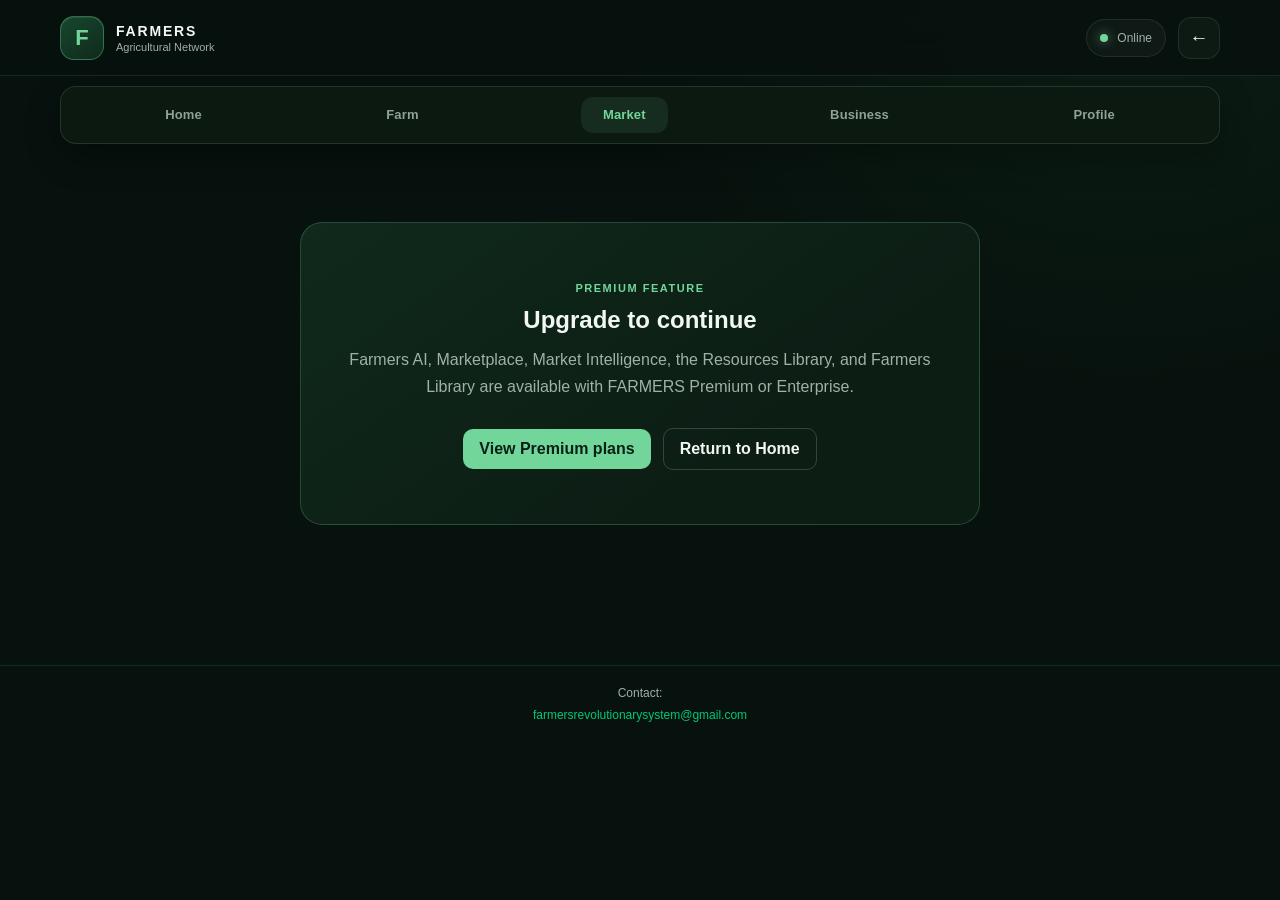
<file: marketplace.html>
<!DOCTYPE html>
<html lang="en">

<head>

<meta charset="UTF-8">

<meta
    name="viewport"
    content="width=device-width, initial-scale=1.0"
>

<title>Marketplace | FARMERS</title>

<link
    rel="stylesheet"
    href="style.css"
>

<style>

/* =========================
   MARKETPLACE
========================= */

.market-page {

    width: min(950px,100%);

    margin: auto;

    padding: 25px 17px 100px;
}


.market-back {

    margin-bottom: 20px;
}


.market-back a {

    color: var(--muted);

    font-size: 12px;
}


/* HERO */

.market-hero {

    padding: 25px;

    border-radius: 20px;

    background:
        linear-gradient(
            135deg,
            rgba(0,200,120,.14),
            rgba(0,0,0,.08)
        );

    border:
        1px solid
        rgba(0,255,156,.22);

    margin-bottom: 20px;
}


.market-label {

    color: var(--emerald);

    font-size: 9px;

    letter-spacing: 2px;

    font-weight: bold;
}


.market-hero h1 {

    font-size:
        clamp(30px,8vw,48px);

    margin-top: 8px;
}


.market-hero h1 span {

    color: var(--emerald);
}


.market-hero p {

    color: var(--muted);

    font-size: 13px;

    line-height: 1.6;

    max-width: 600px;

    margin-top: 10px;
}


/* SEARCH */

.market-search {

    display: flex;

    align-items: center;

    gap: 7px;

    background: var(--card);

    border:
        1px solid
        var(--border);

    border-radius: 13px;

    padding: 7px;

    margin-bottom: 15px;
}


.market-search span {

    padding-left: 8px;
}


.market-search input {

    flex: 1;

    min-width: 0;

    background: none;

    border: none;

    outline: none;

    color: white;

    padding: 10px 0;
}


.market-search button {

    border: none;

    background: var(--emerald);

    color: #001b0f;

    border-radius: 9px;

    padding: 10px 13px;

    font-weight: bold;
}


/* CATEGORIES */

.market-categories {

    display: flex;

    gap: 8px;

    overflow-x: auto;

    padding-bottom: 5px;

    margin-bottom: 25px;
}


.market-chip {

    flex-shrink: 0;

    border:
        1px solid
        var(--border);

    background: var(--card);

    color: var(--muted);

    border-radius: 20px;

    padding: 9px 13px;

    font-size: 10px;

    cursor: pointer;
}


.market-chip.active,
.market-chip:hover {

    background:
        rgba(0,200,120,.1);

    color: var(--emerald);

    border-color:
        rgba(0,255,156,.3);
}


/* SECTION TITLE */

.market-heading {

    margin-bottom: 13px;
}


.market-heading span {

    color: var(--emerald);

    font-size: 9px;

    letter-spacing: 1.5px;

    font-weight: bold;
}


.market-heading h2 {

    font-size: 20px;

    margin-top: 5px;
}


/* PRODUCTS */

.product-grid {

    display: grid;

    grid-template-columns:
        repeat(2,1fr);

    gap: 10px;
}


.product-card {

    background: var(--card);

    border:
        1px solid
        var(--border);

    border-radius: 16px;

    overflow: hidden;

    position: relative;
}


.product-image {

    height: 130px;

    background:
        linear-gradient(
            135deg,
            #101914,
            #17251d
        );

    display: flex;

    align-items: center;

    justify-content: center;

    font-size: 48px;
}


.product-info {

    padding: 13px;
}


.product-info strong {

    display: block;

    font-size: 13px;
}


.product-location {

    color: var(--muted);

    font-size: 9px;

    margin-top: 4px;
}


.product-price {

    color: var(--emerald);

    font-size: 14px;

    font-weight: bold;

    margin-top: 10px;
}


.product-unit {

    color: var(--muted);

    font-size: 9px;

    font-weight: normal;
}


.product-seller {

    color: #a7b6ae;

    font-size: 9px;

    margin-top: 6px;
}


.product-btn {

    width: 100%;

    margin-top: 10px;

    padding: 9px;

    border:
        1px solid
        rgba(0,255,156,.2);

    background:
        rgba(0,200,120,.07);

    color: var(--emerald);

    border-radius: 8px;

    font-size: 10px;

    cursor: pointer;
}


.product-btn:hover {

    background:
        var(--emerald);

    color: #001b0f;
}


.listing-dialog {

    width: min(520px, calc(100% - 32px));

    max-height: min(85vh, 720px);

    padding: 0;

    color: var(--text);

    background: var(--card);

    border: 1px solid var(--border);

    border-radius: 18px;

}


.listing-dialog::backdrop {

    background: rgba(0, 0, 0, .72);

}


.listing-dialog-content {

    padding: 20px;

}


.listing-dialog-image {

    display: block;

    width: 100%;

    max-height: 240px;

    object-fit: cover;

    border-radius: 12px;

    margin-bottom: 17px;

}


.listing-dialog h2 {

    margin: 0 36px 12px 0;

    color: var(--emerald);

}


.listing-dialog-details {

    display: grid;

    gap: 10px;

    color: var(--muted);

    font-size: 13px;

}


.listing-dialog-details strong {

    color: var(--text);

}


.listing-dialog-note {

    margin: 16px 0;

    padding: 12px;

    border: 1px solid var(--border);

    border-radius: 10px;

    color: var(--muted);

    font-size: 12px;

    line-height: 1.5;

}


.listing-dialog-close {

    width: 100%;

    padding: 11px;

    border: 0;

    border-radius: 9px;

    background: var(--emerald);

    color: #001b0f;

    font-weight: bold;

    cursor: pointer;

}


/* SELL BUTTON */

.sell-banner {

    margin-top: 25px;

    padding: 20px;

    border-radius: 17px;

    border:
        1px solid
        rgba(0,255,156,.2);

    background:
        rgba(0,200,120,.05);
}


.sell-banner strong {

    display: block;

    font-size: 16px;
}


.sell-banner p {

    color: var(--muted);

    font-size: 11px;

    margin-top: 5px;

    line-height: 1.5;
}


.sell-button {

    display: inline-block;

    margin-top: 13px;

    background: var(--emerald);

    color: #001b0f;

    padding: 10px 14px;

    border-radius: 9px;

    font-size: 11px;

    font-weight: bold;
}


/* RESULTS */

#marketResults {

    display: none;

    background: var(--card);

    border:
        1px solid
        var(--border);

    border-radius: 12px;

    padding: 12px;

    margin-bottom: 20px;
}


/* DESKTOP */

@media (min-width:700px) {

    .product-grid {

        grid-template-columns:
            repeat(4,1fr);
    }

}
/* =========================
   CREATE LISTING PANEL
========================= */

.listing-panel {

    margin-top: 20px;

    padding: 20px;

    background: var(--card);

    border:
        1px solid
        var(--border);

    border-radius: 18px;
}


.listing-header {

    display: flex;

    align-items: center;

    justify-content: space-between;

    margin-bottom: 20px;
}


.listing-header h2 {

    margin-top: 6px;

    font-size: 20px;
}


.close-listing {

    border: 1px solid var(--border);

    background: transparent;

    color: var(--muted);

    border-radius: 8px;

    padding: 8px 11px;

    cursor: pointer;
}


.close-listing:hover {

    color: var(--emerald);

    border-color: var(--emerald);
}


#listingForm {

    display: grid;

    gap: 9px;
}


#listingForm label {

    color: #a7b6ae;

    font-size: 10px;

    margin-top: 5px;
}


#listingForm input,
#listingForm select,
#listingForm textarea {

    width: 100%;

    padding: 11px;

    background: #07100c;

    color: white;

    border:
        1px solid
        var(--border);

    border-radius: 9px;

    outline: none;

    font-family: inherit;

    font-size: 11px;
}


#listingForm input:focus,
#listingForm select:focus,
#listingForm textarea:focus {

    border-color:
        var(--emerald);
}


#listingForm textarea {

    resize: vertical;

    min-height: 90px;
}


.submit-listing {

    margin-top: 12px;

    padding: 12px;

    border: none;

    border-radius: 10px;

    background: var(--emerald);

    color: #001b0f;

    font-weight: bold;

    cursor: pointer;
}


.submit-listing:hover {

    opacity: .85;
}
</style>

<link rel="stylesheet" href="style.css">

</head>


<body>


<!-- TOP BAR -->

<header class="topbar">

<a
    href="index.html"
    class="brand"
>

<div class="logo">
    F
</div>

<div class="brand-text">

<strong>
    FARMERS
</strong>

<span>
    Agricultural Network
</span>

</div>

</a>


<div class="top-actions">

<span class="status-btn">

<span class="status-dot"></span>

<span id="statusText">
    Online
</span>

</span>


<a
    href="index.html"
    class="menu-btn"
    style="
        display:flex;
        align-items:center;
        justify-content:center;
    "
>
    ←
</a>

</div>

</header>

<nav class="primary-nav" aria-label="Primary navigation">
    <a href="index.html" class="primary-nav-item"><span>Home</span></a>
    <a href="farm-hub.html" class="primary-nav-item"><span>Farm</span></a>
    <a href="marketplace.html" class="primary-nav-item active" aria-current="page"><span>Market</span></a>
    <a href="agribusiness.html" class="primary-nav-item"><span>Business</span></a>
    <a href="profile.html" class="primary-nav-item"><span>Profile</span></a>
</nav>

<main class="market-page">


<div class="market-back">

<a href="index.html">
    ← Back to Dashboard
</a>

</div>


<!-- HERO -->

<section class="market-hero">

<span class="market-label">
    FARMERS AGRICULTURAL MARKETPLACE
</span>

<h1>

Buy.

<span>
    Sell.
</span>

Connect.

</h1>

<p>

Connect agricultural producers,
traders, buyers and businesses
through one marketplace.

</p>

</section>


<!-- SEARCH -->

<div class="market-search">

<input
    id="marketSearch"
    type="search"
    placeholder="Search produce, livestock, supplies..."
>

<button id="marketSearchBtn">
    Search
</button>

</div>


<div id="marketResults"></div>


<!-- CATEGORIES -->

<div class="market-categories">

<button
    class="market-chip active"
    data-filter="all"
>
    All
</button>

<button
    class="market-chip"
    data-filter="crops"
>
    Crops
</button>

<button
    class="market-chip"
    data-filter="livestock"
>
    Livestock
</button>

<button
    class="market-chip"
    data-filter="poultry"
>
    Poultry
</button>

<button
    class="market-chip"
    data-filter="fish"
>
    Fish
</button>

<button
    class="market-chip"
    data-filter="inputs"
>
    Farm Inputs
</button>

</div>
<!-- PRODUCTS -->

<section>

<div class="market-heading">

<span>
    MARKETPLACE
</span>

<h2>
    Available products
</h2>

</div>


<div
    class="product-grid"
    id="productGrid"
>


<!-- MAIZE -->

<div
    class="product-card"
    data-category="crops"
    data-name="maize"
>

<div class="product-image">
    <img src="crop-rows.jpg" alt="Rows of crops growing on a farm" loading="lazy">
</div>

<div class="product-info">

<strong>
    Fresh Maize
</strong>

<div class="product-location">
    Local Farm
</div>

<div class="product-price">

KSh 4,500

<span class="product-unit">
    / bag
</span>

</div>

<div class="product-seller">
    Farmer • Verified
</div>

<button
    class="product-btn"
    data-product="Fresh Maize"
>
    View Listing
</button>

</div>

</div>


<!-- TOMATOES -->

<div
    class="product-card"
    data-category="crops"
    data-name="tomatoes"
>

<div class="product-image">
    <img src="market-produce.jpg" alt="Fresh farm vegetables" loading="lazy">
</div>

<div class="product-info">

<strong>
    Fresh Tomatoes
</strong>

<div class="product-location">
    Local Farm
</div>

<div class="product-price">

KSh 3,000

<span class="product-unit">
    / crate
</span>

</div>

<div class="product-seller">
    Farmer • Verified
</div>

<button
    class="product-btn"
    data-product="Fresh Tomatoes"
>
    View Listing
</button>

</div>

</div>


<!-- CATTLE -->

<div
    class="product-card"
    data-category="livestock"
    data-name="cattle"
>

<div class="product-image">
    <img src="dairy-cow.jpg" alt="Dairy cow in a pasture" loading="lazy">
</div>

<div class="product-info">

<strong>
    Dairy Cattle
</strong>

<div class="product-location">
    Local Farm
</div>

<div class="product-price">

KSh 85,000

<span class="product-unit">
    / animal
</span>

</div>

<div class="product-seller">
    Farmer • Verified
</div>

<button
    class="product-btn"
    data-product="Dairy Cattle"
>
    View Listing
</button>

</div>

</div>


<!-- GOATS -->

<div
    class="product-card"
    data-category="livestock"
    data-name="goat goats"
>

<div class="product-image">
    <img src="goat.jpg" alt="Goat raised on a farm" loading="lazy">
</div>

<div class="product-info">
<strong>Goats</strong>
<div class="product-location">Local Farm</div>
<div class="product-price">Contact seller</div>
<div class="product-seller">Ask seller about breed, age and availability</div>
<button class="product-btn" data-product="Goats">View Listing</button>
</div>

</div>


<!-- SHEEP -->

<div
    class="product-card"
    data-category="livestock"
    data-name="sheep"
>

<div class="product-image">
    <img src="crop-rows.jpg" alt="Farm growing area" loading="lazy">
</div>

<div class="product-info">
<strong>Sheep</strong>
<div class="product-location">Local Farm</div>
<div class="product-price">Contact seller</div>
<div class="product-seller">Ask seller about breed, age and availability</div>
<button class="product-btn" data-product="Sheep">View Listing</button>
</div>

</div>


<!-- PIGS -->

<div
    class="product-card"
    data-category="livestock"
    data-name="pig pigs"
>

<div class="product-image">
    <img src="cattle.jpg" alt="Pig raised on a farm" loading="lazy">
</div>

<div class="product-info">
<strong>Pigs</strong>
<div class="product-location">Local Farm</div>
<div class="product-price">Contact seller</div>
<div class="product-seller">Ask seller about breed, age and availability</div>
<button class="product-btn" data-product="Pigs">View Listing</button>
</div>

</div>


<!-- CHICKENS -->

<div
    class="product-card"
    data-category="poultry"
    data-name="chickens"
>

<div class="product-image">
    <img src="poultry.jpg" alt="Chickens raised on a farm" loading="lazy">
</div>

<div class="product-info">

<strong>
    Broiler Chickens
</strong>

<div class="product-location">
    Local Farm
</div>

<div class="product-price">

KSh 650

<span class="product-unit">
    / bird
</span>

</div>

<div class="product-seller">
    Poultry Farmer
</div>

<button
    class="product-btn"
    data-product="Broiler Chickens"
>
    View Listing
</button>

</div>

</div>


<!-- TURKEYS -->

<div
    class="product-card"
    data-category="poultry"
    data-name="turkey turkeys"
>

<div class="product-image">
    <img src="bird (3).jpeg" alt="Turkey standing in a grassy farmyard" loading="lazy">
</div>

<div class="product-info">
<strong>Turkeys</strong>
<div class="product-location">Local Farm</div>
<div class="product-price">Contact seller</div>
<div class="product-seller">Ask seller about age and availability</div>
<button class="product-btn" data-product="Turkeys">View Listing</button>
</div>

</div>


<!-- GUINEA FOWL -->

<div
    class="product-card"
    data-category="poultry"
    data-name="guinea fowl"
>

<div class="product-image">
    <img src="bird (1).jpeg" alt="Guinea fowl with its keet on grass" loading="lazy">
</div>

<div class="product-info">
<strong>Guinea Fowl</strong>
<div class="product-location">Local Farm</div>
<div class="product-price">Contact seller</div>
<div class="product-seller">Ask seller about age and availability</div>
<button class="product-btn" data-product="Guinea Fowl">View Listing</button>
</div>

</div>


<!-- DUCKS -->

<div
    class="product-card"
    data-category="poultry"
    data-name="duck ducks"
>

<div class="product-image">
    <img src="bird (2).jpeg" alt="Two white ducks beside a pond" loading="lazy">
</div>

<div class="product-info">
<strong>Ducks</strong>
<div class="product-location">Local Farm</div>
<div class="product-price">Contact seller</div>
<div class="product-seller">Ask seller about breed, age and availability</div>
<button class="product-btn" data-product="Ducks">View Listing</button>
</div>

</div>


<!-- KUKU KIENYEJI -->

<div
    class="product-card"
    data-category="poultry"
    data-name="kuku kienyeji indigenous chicken"
>

<div class="product-image">
    <img src="poultry.jpg" alt="Free-range chickens on a farm" loading="lazy">
</div>

<div class="product-info">
<strong>Kuku Kienyeji</strong>
<div class="product-location">Local Farm</div>
<div class="product-price">Contact seller</div>
<div class="product-seller">Ask seller about breed, age and availability</div>
<button class="product-btn" data-product="Kuku Kienyeji">View Listing</button>
</div>

</div>


<!-- KENBRO CHICKENS -->

<div
    class="product-card"
    data-category="poultry"
    data-name="kenbro kenbroo chickens"
>

<div class="product-image">
    <img src="poultry.jpg" alt="Chickens raised on a farm" loading="lazy">
</div>

<div class="product-info">
<strong>Kenbro Chickens</strong>
<div class="product-location">Local Farm</div>
<div class="product-price">Contact seller</div>
<div class="product-seller">Ask seller about breed, age and availability</div>
<button class="product-btn" data-product="Kenbro Chickens">View Listing</button>
</div>

</div>


<!-- FISH -->

<div
    class="product-card"
    data-category="fish"
    data-name="tilapia fish"
>

<div class="product-image">
    <img src="fish.jpg" alt="Fresh farmed fish" loading="lazy">
</div>

<div class="product-info">

<strong>
    Fresh Tilapia
</strong>

<div class="product-location">
    Fish Farm
</div>

<div class="product-price">

KSh 450

<span class="product-unit">
    / kg
</span>

</div>

<div class="product-seller">
    Fish Farmer
</div>

<button
    class="product-btn"
    data-product="Fresh Tilapia"
>
    View Listing
</button>

</div>

</div>


<!-- FERTILIZER -->

<div
    class="product-card"
    data-category="inputs"
    data-name="fertilizer"
>

<div class="product-image">
    <img src="seedlings.jpg" alt="Young plants growing in seed trays" loading="lazy">
</div>

<div class="product-info">

<strong>
    Farm Fertilizer
</strong>

<div class="product-location">
    Agro Dealer
</div>

<div class="product-price">

KSh 4,200

<span class="product-unit">
    / bag
</span>

</div>

<div class="product-seller">
    Agro Dealer
</div>

<button
    class="product-btn"
    data-product="Farm Fertilizer"
>
    View Listing
</button>

</div>

</div>

<!-- PESTICIDE -->

<div
    class="product-card"
    data-category="inputs"
    data-name="pesticide crop protection pest control"
>

<div class="product-image">
    <img src="seedlings.jpg" alt="Young crop seedlings" loading="lazy">
</div>

<div class="product-info">

<strong>
    Crop Pesticide
</strong>

<div class="product-location">
    Input supplier
</div>

<div class="product-price">
    Contact seller
</div>

<div class="product-seller">
    Check product label and local regulations
</div>

<button
    class="product-btn"
    data-product="Crop Pesticide"
>
    View Listing
</button>

</div>

</div>


<!-- HERBICIDE -->

<div
    class="product-card"
    data-category="inputs"
    data-name="herbicide weed control"
>

<div class="product-image">
    <img src="crop-rows.jpg" alt="Crop rows in a farm field" loading="lazy">
</div>

<div class="product-info">

<strong>
    Farm Herbicide
</strong>

<div class="product-location">
    Input supplier
</div>

<div class="product-price">
    Contact seller
</div>

<div class="product-seller">
    Check product label and local regulations
</div>

<button
    class="product-btn"
    data-product="Farm Herbicide"
>
    View Listing
</button>

</div>

</div>


<!-- LIVESTOCK FEED -->

<div
    class="product-card"
    data-category="inputs"
    data-name="livestock animal cattle dairy feed"
>

<div class="product-image">
    <img src="dairy-cow.jpg" alt="Dairy cow on a farm" loading="lazy">
</div>

<div class="product-info">

<strong>
    Livestock Feed
</strong>

<div class="product-location">
    Feed supplier
</div>

<div class="product-price">
    Contact seller
</div>

<div class="product-seller">
    Ask seller about feed type and bag size
</div>

<button
    class="product-btn"
    data-product="Livestock Feed"
>
    View Listing
</button>

</div>

</div>


<!-- POULTRY FEED -->

<div
    class="product-card"
    data-category="inputs"
    data-name="poultry chicken feed"
>

<div class="product-image">
    <img src="poultry.jpg" alt="Poultry raised on a farm" loading="lazy">
</div>

<div class="product-info">

<strong>
    Poultry Feed
</strong>

<div class="product-location">
    Feed supplier
</div>

<div class="product-price">
    Contact seller
</div>

<div class="product-seller">
    Ask seller about feed type and bag size
</div>

<button
    class="product-btn"
    data-product="Poultry Feed"
>
    View Listing
</button>

</div>

</div>


</div>

</section>


<dialog
    class="listing-dialog"
    id="productDialog"
    aria-labelledby="productDialogTitle"
>

    <div class="listing-dialog-content">

        <img
            class="listing-dialog-image"
            id="productDialogImage"
            alt=""
        >

        <h2 id="productDialogTitle"></h2>

        <div class="listing-dialog-details">
            <div><strong>Price:</strong> <span id="productDialogPrice"></span></div>
            <div><strong>Location:</strong> <span id="productDialogLocation"></span></div>
            <div><strong>Seller:</strong> <span id="productDialogSeller"></span></div>
        </div>

        <p class="listing-dialog-note" id="productDialogNote"></p>

        <button
            type="button"
            class="listing-dialog-close"
            id="closeProductDialog"
        >
            Close listing
        </button>

    </div>

</dialog>


<!-- SELL -->

<section class="sell-banner">

<strong>
    Have something to sell?
</strong>

<p>

List your crops, livestock,
poultry, fish or agricultural
products and reach potential
buyers.

</p>

<button
    type="button"
    class="sell-button"
    id="sellButton"
>
    + Create Listing
</button>

</section>
<section
    class="listing-panel"
    id="listingPanel"
    style="display:none;"
>

    <div class="listing-header">

        <div>

            <span class="market-label">
                SELL ON FARMERS
            </span>

            <h2>
                Create a Listing
            </h2>

        </div>

        <button
            type="button"
            class="close-listing"
            id="closeListing"
        >
            Close
        </button>

    </div>


    <form id="listingForm">

        <label for="listingName">
            Product name
        </label>

        <input
            type="text"
            id="listingName"
            placeholder="e.g. Fresh Maize"
            required
        >


        <label for="listingCategory">
            Category
        </label>

        <select id="listingCategory" required>

            <option value="">
                Select category
            </option>

            <option value="crops">
                Crops
            </option>

            <option value="livestock">
                Livestock
            </option>

            <option value="poultry">
                Poultry
            </option>

            <option value="fish">
                Fish
            </option>

            <option value="inputs">
                Farm Inputs
            </option>

        </select>


        <label for="listingPrice">
            Price (KSh)
        </label>

        <input
            type="number"
            id="listingPrice"
            placeholder="e.g. 4500"
            min="0"
            required
        >


        <label for="listingUnit">
            Unit
        </label>

        <input
            type="text"
            id="listingUnit"
            placeholder="e.g. bag, kg, crate, animal"
            required
        >


        <label for="listingLocation">
            Location
        </label>

        <input
            type="text"
            id="listingLocation"
            placeholder="e.g. Nakuru"
            required
        >


        <label for="listingSeller">
            Seller name
        </label>

        <input
            type="text"
            id="listingSeller"
            placeholder="Your name or farm name"
            required
        >


        <label for="listingDescription">
            Description
        </label>

        <textarea
            id="listingDescription"
            placeholder="Describe your product..."
        ></textarea>


        <button
            type="submit"
            class="submit-listing"
        >
            + Publish Listing
        </button>

    </form>

</section>
<section
    id="listingPanel"
    class="listing-panel"
    style="display:none;"
>

    <div class="listing-header">

        <div>

            <span class="market-label">
                SELL ON FARMERS
            </span>

            <h2>
                Create Product Listing
            </h2>

        </div>

        <button
            type="button"
            id="closeListing"
            class="close-listing"
        >
            Close
        </button>

    </div>


    <form id="listingForm">

        <label>
            Product Name
        </label>

        <input
            type="text"
            id="listingName"
            placeholder="e.g. Fresh Tomatoes"
            required
        >


        <label>
            Category
        </label>

        <select
            id="listingCategory"
            required
        >

            <option value="">
                Select category
            </option>

            <option value="crops">
                Crops
            </option>

            <option value="livestock">
                Livestock
            </option>

            <option value="poultry">
                Poultry
            </option>

            <option value="fish">
                Fish
            </option>

            <option value="inputs">
                Farm Inputs
            </option>

        </select>


        <label>
            Price
        </label>

        <input
            type="number"
            id="listingPrice"
            placeholder="e.g. 4500"
            min="0"
            required
        >


        <label>
            Unit
        </label>

        <input
            type="text"
            id="listingUnit"
            placeholder="e.g. bag, kg, crate"
            required
        >


        <label>
            Location
        </label>

        <input
            type="text"
            id="listingLocation"
            placeholder="e.g. Nairobi"
            required
        >


        <label>
            Seller Name
        </label>

        <input
            type="text"
            id="listingSeller"
            placeholder="Your name or business"
            required
        >


        <label>
            Product Description
        </label>

        <textarea
            id="listingDescription"
            placeholder="Describe your product..."
            rows="4"
        ></textarea>


        <label>
            Product Image
        </label>

        <input
            type="file"
            id="listingImage"
            accept="image/*"
        >


        <button
            type="submit"
            class="submit-listing"
        >
            Upload Product
        </button>

    </form>

</section>
<!-- =========================
     CREATE LISTING PANEL
========================= -->

<section
    id="listingPanel"
    style="
        display:none;
        margin-top:25px;
        padding:20px;
        background:var(--card);
        border:1px solid var(--border);
        border-radius:16px;
    "
>

    <h2 style="color:var(--emerald);">
        Create Product Listing
    </h2>

    <p style="
        color:var(--muted);
        font-size:11px;
    ">
        Add a product to the FARMERS Marketplace.
    </p>


    <form id="listingForm">

        <input
            id="listingName"
            type="text"
            placeholder="Product name"
            required
        >

        <select
            id="listingCategory"
            required
        >
            <option value="">
                Select category
            </option>

            <option value="crops">
                Crops
            </option>

            <option value="livestock">
                Livestock
            </option>

            <option value="poultry">
                Poultry
            </option>

            <option value="fish">
                Fish
            </option>

            <option value="inputs">
                Farm Inputs
            </option>
        </select>


        <input
            id="listingPrice"
            type="number"
            min="0"
            placeholder="Price in KSh"
            required
        >


        <input
            id="listingUnit"
            type="text"
            placeholder="Unit e.g. bag, kg, crate"
            required
        >


        <input
            id="listingLocation"
            type="text"
            placeholder="Location"
            required
        >


        <input
            id="listingSeller"
            type="text"
            placeholder="Seller name"
            required
        >


        <textarea
            id="listingDescription"
            placeholder="Product description"
            rows="4"
        ></textarea>


        <button
            type="submit"
            class="plan-button"
        >
            Publish Listing
        </button>


        <button
            type="button"
            id="closeListing"
            class="plan-button"
            style="margin-top:8px;"
        >
            Cancel
        </button>

    </form>

</section>
</main>


<!-- BOTTOM NAV -->

<nav class="bottom-nav">


<a
    href="index.html"
    class="bottom-item"
>

<span>
    ⌂
</span>

<small>
    Home
</small>

</a>


<a
    href="farm-hub.html"
    class="bottom-item"
>

<span>
    Farm
</span>

<small>
    Farm
</small>

</a>


<a
    href="marketplace.html"
    class="bottom-item active market"
>

<span>
    Market
</span>

<small>
    Market
</small>

</a>


<a
    href="agribusiness.html"
    class="bottom-item"
>

<span>
    ▥
</span>

<small>
    Business
</small>

</a>


<a
    href="profile.html"
    class="bottom-item"
>

<span>
    Profile
</span>

<small>
    Profile
</small>

</a>


</nav>
<script>

/* =========================
   CONNECTION
========================= */

function updateConnection() {

    const status =
        document.getElementById(
            "statusText"
        );

    status.textContent =
        navigator.onLine
        ? "Online"
        : "Offline";

}


updateConnection();


window.addEventListener(
    "online",
    updateConnection
);


window.addEventListener(
    "offline",
    updateConnection
);


/* =========================
   CATEGORY FILTER
========================= */

const chips =
    document.querySelectorAll(
        ".market-chip"
    );


const products =
    document.querySelectorAll(
        ".product-card"
    );


chips.forEach(chip => {

    chip.addEventListener(
        "click",
        () => {

            chips.forEach(item => {

                item.classList.remove(
                    "active"
                );

            });


            chip.classList.add(
                "active"
            );


            const filter =
                chip.dataset.filter;


            products.forEach(product => {

                if (
                    filter === "all" ||
                    product.dataset.category === filter
                ) {

                    product.style.display =
                        "";

                } else {

                    product.style.display =
                        "none";

                }

            });

        }
    );

});


/* =========================
   PRODUCT SEARCH
========================= */

const searchInput =
    document.getElementById(
        "marketSearch"
    );


const searchButton =
    document.getElementById(
        "marketSearchBtn"
    );


const searchResults =
    document.getElementById(
        "marketResults"
    );


function searchProducts() {

    const query =
        searchInput.value
            .trim()
            .toLowerCase();


    if (!query) {

        searchResults.style.display =
            "none";

        products.forEach(product => {

            product.style.display =
                "";

        });

        return;

    }


    let found = 0;


    products.forEach(product => {

        const searchable =
            `${product.dataset.name} ${product.innerText}`
                .toLowerCase();
        const matches =
            query
                .split(/\s+/)
                .every(term => searchable.includes(term));


        if (matches) {

            product.style.display =
                "";

            found++;

        } else {

            product.style.display =
                "none";

        }

    });


    searchResults.style.display =
        "block";


    if (found) {

        searchResults.innerHTML = `

            <div style="
                color:#00c878;
                font-size:10px;
                margin-bottom:5px;
            ">

                MARKET SEARCH

            </div>

            ${found}
            product(s) found.

        `;

    } else {

        searchResults.innerHTML = `

            <p style="
                color:#83938b;
                font-size:12px;
            ">

                No matching products found.

                <br><br>

                ${
                    navigator.onLine
                    ? "Online marketplace search can provide broader results."
                    : "Connect to the internet for broader marketplace results."
                }

            </p>

        `;

    }

}


searchButton.addEventListener(
    "click",
    searchProducts
);


searchInput.addEventListener(
    "keydown",
    event => {

        if (
            event.key === "Enter"
        ) {

            searchProducts();

        }

    }
);


/* =========================
   PRODUCT LISTING DETAILS
========================= */

const productDialog =
    document.getElementById("productDialog");

const productDialogImage =
    document.getElementById("productDialogImage");

document
    .querySelectorAll(".product-btn")
    .forEach(button => {
        button.addEventListener("click", () => {
            const card = button.closest(".product-card");
            if (!card) {
                return;
            }

            const image = card.querySelector(".product-image img");
            const name = card.querySelector(".product-info > strong");
            const price = card.querySelector(".product-price");
            const location = card.querySelector(".product-location");
            const seller = card.querySelector(".product-seller");

            document.getElementById("productDialogTitle").textContent =
                name?.textContent.trim() || button.dataset.product || "Product listing";
            document.getElementById("productDialogPrice").textContent =
                price?.textContent.trim() || "Contact seller";
            document.getElementById("productDialogLocation").textContent =
                location?.textContent.trim() || "Location not provided";
            document.getElementById("productDialogSeller").textContent =
                seller?.textContent.trim() || "Seller details not provided";
            document.getElementById("productDialogNote").textContent =
                "Contact details are not available for this listing. Use the seller information above to identify what to ask about before arranging a purchase.";

            if (image) {
                productDialogImage.src = image.getAttribute("src");
                productDialogImage.alt = image.alt || "";
                productDialogImage.hidden = false;
            } else {
                productDialogImage.removeAttribute("src");
                productDialogImage.hidden = true;
            }

            productDialog.showModal();
        });
    });

document
    .getElementById("closeProductDialog")
    .addEventListener("click", () => productDialog.close());

productDialog.addEventListener("click", event => {
    if (event.target === productDialog) {
        productDialog.close();
    }
});


/* =========================
   CREATE LISTING
========================= */

document
    .getElementById(
        "sellButton"
    )
    .addEventListener(
        "click",
        event => {

            event.preventDefault();


            alert(

                "CREATE LISTING\n\n" +

                "The seller listing system will allow farmers and businesses to add products, prices, quantities, photos and locations."

            );

        }
    );

</script>
<script src="plan-access.js"></script>

<footer style="margin:32px auto 0;padding:20px 12px 90px;border-top:1px solid rgba(0,200,120,.18);text-align:center;color:#a0b1a6;font:12px Arial,sans-serif;">
    Contact:
    <a style="color:#00c878;" href="mailto:farmersrevolutionarysystem@gmail.com">farmersrevolutionarysystem@gmail.com</a>
</footer>

</body>

</html>
</file>
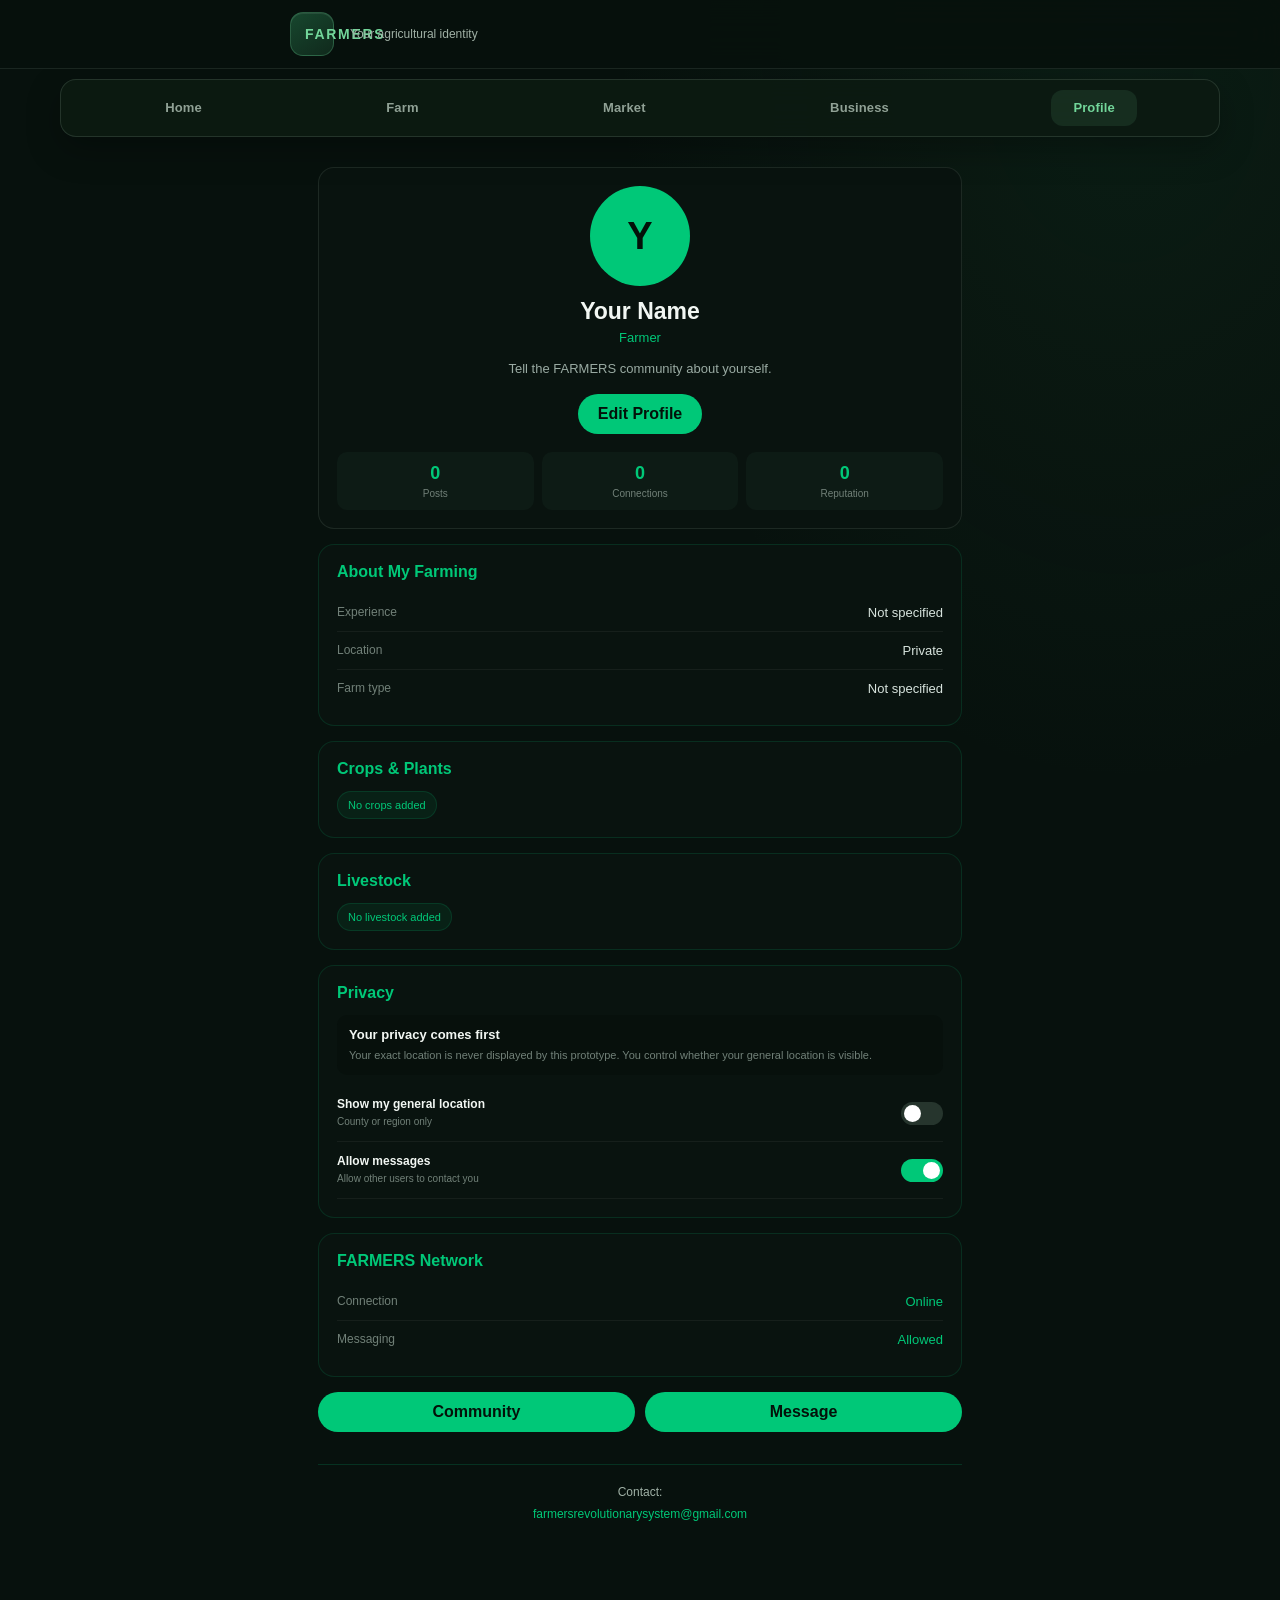
<file: profile.html>
<!DOCTYPE html>
<html lang="en">

<head>

<meta charset="UTF-8">

<meta name="viewport"
content="width=device-width, initial-scale=1.0">

<title>FARMERS | Profile</title>

<style>

* {
    box-sizing: border-box;
    margin: 0;
    padding: 0;
}

body {
    font-family: Arial, sans-serif;
    background: #050807;
    color: #e8f5ef;
    min-height: 100vh;
}

.header {
    background: #07100c;
    border-bottom: 1px solid rgba(0,200,120,.18);
    padding: 16px;
}

.header-inner {
    max-width: 700px;
    margin: auto;
}

.logo {
    color: #00c878;
    font-size: 22px;
    font-weight: bold;
}

.subtitle {
    color: #718078;
    font-size: 12px;
    margin-top: 4px;
}

.container {
    max-width: 700px;
    margin: auto;
    padding: 15px;
}

.profile-card,
.section {
    background: #09130f;
    border: 1px solid rgba(0,200,120,.15);
    border-radius: 16px;
    padding: 18px;
    margin-bottom: 15px;
}

.profile-card {
    text-align: center;
}

.profile-picture {
    width: 100px;
    height: 100px;
    border-radius: 50%;
    background: #00c878;
    color: #031109;
    margin: auto;

    display: flex;
    align-items: center;
    justify-content: center;

    font-size: 38px;
    font-weight: bold;
}

.profile-name {
    margin-top: 12px;
    font-size: 23px;
    font-weight: bold;
}

.verified {
    color: #00c878;
}

.profile-role {
    color: #00c878;
    font-size: 13px;
    margin-top: 5px;
}

.profile-bio {
    color: #9aaba3;
    font-size: 13px;
    line-height: 1.6;
    margin: 14px 0;
}

.edit-button {
    background: #00c878;
    color: #031109;
    border: none;
    padding: 11px 20px;
    border-radius: 20px;
    font-weight: bold;
    cursor: pointer;
}

.stats {
    display: grid;
    grid-template-columns: repeat(3,1fr);
    gap: 8px;
    margin-top: 18px;
}

.stat {
    background: #0d1b15;
    border-radius: 10px;
    padding: 11px;
}

.stat-number {
    color: #00c878;
    font-size: 18px;
    font-weight: bold;
}

.stat-label {
    color: #718078;
    font-size: 10px;
    margin-top: 4px;
}

.section-title {
    color: #00c878;
    font-size: 16px;
    margin-bottom: 13px;
}

.info-row {
    display: flex;
    justify-content: space-between;
    gap: 15px;
    padding: 11px 0;
    border-bottom: 1px solid rgba(255,255,255,.05);
}

.info-row:last-child {
    border-bottom: none;
}

.info-label {
    color: #718078;
    font-size: 12px;
}

.info-value {
    color: #d7e3dd;
    font-size: 13px;
    text-align: right;
}

.tags {
    display: flex;
    flex-wrap: wrap;
    gap: 7px;
}

.tag {
    background: rgba(0,200,120,.08);
    border: 1px solid rgba(0,200,120,.15);
    color: #00c878;
    padding: 7px 10px;
    border-radius: 15px;
    font-size: 11px;
}
.privacy-box {
    background: #07100c;
    border-radius: 10px;
    padding: 12px;
    margin-bottom: 10px;
}

.privacy-title {
    font-size: 13px;
    font-weight: bold;
}

.privacy-description {
    color: #718078;
    font-size: 11px;
    line-height: 1.5;
    margin-top: 5px;
}

.toggle-row {
    display: flex;
    justify-content: space-between;
    align-items: center;
    padding: 12px 0;
    border-bottom: 1px solid rgba(255,255,255,.05);
}

.toggle-text strong {
    display: block;
    font-size: 12px;
}

.toggle-text span {
    color: #718078;
    font-size: 10px;
}

.toggle {
    width: 42px;
    height: 23px;
    background: #26352d;
    border-radius: 20px;
    position: relative;
    cursor: pointer;
}

.toggle.active {
    background: #00c878;
}

.toggle-circle {
    width: 17px;
    height: 17px;
    background: white;
    border-radius: 50%;
    position: absolute;
    top: 3px;
    left: 3px;
}

.toggle.active .toggle-circle {
    left: 22px;
}

.network-buttons {
    display: grid;
    grid-template-columns: 1fr 1fr;
    gap: 10px;
}

.modal {
    position: fixed;
    inset: 0;
    background: rgba(0,0,0,.78);
    display: none;
    align-items: center;
    justify-content: center;
    padding: 20px;
    z-index: 100;
}

.modal.show {
    display: flex;
}

.modal-box {
    width: 100%;
    max-width: 500px;
    max-height: 90vh;
    overflow-y: auto;
    background: #09130f;
    border: 1px solid rgba(0,200,120,.2);
    border-radius: 18px;
    padding: 20px;
}

.modal-title {
    color: #00c878;
    margin-bottom: 15px;
}

label {
    display: block;
    color: #83938b;
    font-size: 11px;
    margin: 12px 0 5px;
}

input,
textarea,
select {
    width: 100%;
    background: #050807;
    border: 1px solid rgba(0,200,120,.15);
    color: white;
    padding: 11px;
    border-radius: 10px;
    outline: none;
}

textarea {
    min-height: 90px;
    resize: vertical;
}

.modal-buttons {
    display: flex;
    gap: 10px;
    margin-top: 18px;
}

.modal-button {
    flex: 1;
    padding: 11px;
    border: none;
    border-radius: 10px;
    cursor: pointer;
}

.cancel {
    background: #16221c;
    color: #aab8b1;
}

.save {
    background: #00c878;
    color: #031109;
    font-weight: bold;
}

</style>

<link rel="stylesheet" href="style.css">

</head>

<body>

<header class="header">

<div class="header-inner">

<div class="logo">
<a href="index.html" style="color: inherit; text-decoration: none;">FARMERS</a>
</div>

<div class="subtitle">
Your agricultural identity
</div>

</div>

</header>

<nav class="primary-nav" aria-label="Primary navigation">
    <a href="index.html" class="primary-nav-item"><span>Home</span></a>
    <a href="farm-hub.html" class="primary-nav-item"><span>Farm</span></a>
    <a href="marketplace.html" class="primary-nav-item"><span>Market</span></a>
    <a href="agribusiness.html" class="primary-nav-item"><span>Business</span></a>
    <a href="profile.html" class="primary-nav-item active" aria-current="page"><span>Profile</span></a>
</nav>

<main class="container">
  <!-- PROFILE -->

<section class="profile-card">

<div
id="profilePicture"
class="profile-picture">
Y
</div>

<div class="profile-name">

<span id="profileName">
Your Name
</span>

<span
id="verifiedBadge"
class="verified"
style="display:none;">
✓
</span>

</div>

<div
id="profileRole"
class="profile-role">
Farmer
</div>

<p
id="profileBio"
class="profile-bio">
Tell the FARMERS community about yourself.
</p>

<button
id="editProfile"
class="edit-button">
Edit Profile
</button>

<div class="stats">

<div class="stat">

<div
id="postCount"
class="stat-number">
0
</div>

<div class="stat-label">
Posts
</div>

</div>

<div class="stat">

<div
id="connectionCount"
class="stat-number">
0
</div>

<div class="stat-label">
Connections
</div>

</div>

<div class="stat">

<div
id="reputation"
class="stat-number">
0
</div>

<div class="stat-label">
Reputation
</div>

</div>

</div>

</section>


<!-- FARMING INFORMATION -->

<section class="section">

<h2 class="section-title">
About My Farming
</h2>

<div class="info-row">

<div class="info-label">
Experience
</div>

<div
id="experience"
class="info-value">
Not specified
</div>

</div>

<div class="info-row">

<div class="info-label">
Location
</div>

<div
id="location"
class="info-value">
Private
</div>

</div>

<div class="info-row">

<div class="info-label">
Farm type
</div>

<div
id="farmType"
class="info-value">
Not specified
</div>

</div>

</section>


<!-- CROPS -->

<section class="section">

<h2 class="section-title">
Crops & Plants
</h2>

<div
id="cropTags"
class="tags">

<span class="tag">
No crops added
</span>

</div>

</section>


<!-- LIVESTOCK -->

<section class="section">

<h2 class="section-title">
Livestock
</h2>

<div
id="livestockTags"
class="tags">

<span class="tag">
No livestock added
</span>

</div>

</section>


<!-- PRIVACY -->

<section class="section">

<h2 class="section-title">
Privacy
</h2>

<div class="privacy-box">

<div class="privacy-title">
Your privacy comes first
</div>

<div class="privacy-description">
Your exact location is never displayed by
this prototype. You control whether your
general location is visible.
</div>

</div>

<div class="toggle-row">

<div class="toggle-text">

<strong>
Show my general location
</strong>

<span>
County or region only
</span>

</div>

<div
id="locationToggle"
class="toggle">

<div class="toggle-circle"></div>

</div>

</div>

<div class="toggle-row">

<div class="toggle-text">

<strong>
Allow messages
</strong>

<span>
Allow other users to contact you
</span>

</div>

<div
id="messageToggle"
class="toggle active">

<div class="toggle-circle"></div>

</div>

</div>

</section>


<!-- NETWORK -->

<section class="section">

<h2 class="section-title">
FARMERS Network
</h2>

<div class="info-row">

<div class="info-label">
Connection
</div>

<div
id="networkStatus"
class="info-value">
Checking...
</div>

</div>

<div class="info-row">

<div class="info-label">
Messaging
</div>

<div
id="messageStatus"
class="info-value">
Allowed
</div>

</div>

</section>


<!-- NETWORK BUTTONS -->

<div class="network-buttons">

<button
id="communityButton"
class="edit-button">
Community
</button>

<button
id="messageButton"
class="edit-button">
Message
</button>

</div>


<!-- EDIT PROFILE WINDOW -->

<div
id="editModal"
class="modal">

<div class="modal-box">

<h2 class="modal-title">
Edit FARMERS Profile
</h2>

<label>Name</label>

<input
id="editName"
placeholder="Your name">

<label>Role</label>

<select id="editRole">

<option>Farmer</option>
<option>Home gardener</option>
<option>Agribusiness owner</option>
<option>Agricultural expert</option>
<option>Student</option>
<option>Consumer</option>

</select>

<label>About you</label>

<textarea
id="editBio"
placeholder="Tell the community about yourself...">
</textarea>

<label>Experience</label>

<input
id="editExperience"
placeholder="e.g. 5 years">

<label>General location</label>

<input
id="editLocation"
placeholder="e.g. Kiambu County">

<label>Farm type</label>

<input
id="editFarmType"
placeholder="e.g. Vegetable farming">

<label>Crops / plants</label>

<input
id="editCrops"
placeholder="e.g. Tomatoes, maize, roses">

<label>Livestock</label>

<input
id="editLivestock"
placeholder="e.g. Chicken, cattle">

<div class="modal-buttons">

<button
id="closeEdit"
class="modal-button cancel">
Cancel
</button>

<button
id="saveProfile"
class="modal-button save">
Save Profile
</button>

</div>

</div>

</div>
<script>

/* =========================
   PROFILE DATA
========================= */

let profileData =
    JSON.parse(
        localStorage.getItem("farmersProfile")
    ) || {

        name: "Your Name",
        role: "Farmer",
        bio: "Tell the FARMERS community about yourself.",
        experience: "Not specified",
        location: "",
        farmType: "Not specified",
        crops: [],
        livestock: [],
        posts: 0,
        connections: 0,
        reputation: 0,
        verified: false,
        showLocation: false,
        allowMessages: true

    };


/* =========================
   SAVE DATA
========================= */

function saveProfileData() {

    localStorage.setItem(
        "farmersProfile",
        JSON.stringify(profileData)
    );

}


/* =========================
   DISPLAY TAGS
========================= */

function renderTags(id, items, emptyText) {

    const box =
        document.getElementById(id);

    box.innerHTML = "";

    if (!items || items.length === 0) {

        const tag =
            document.createElement("span");

        tag.className = "tag";
        tag.textContent = emptyText;

        box.appendChild(tag);

        return;
    }

    items.forEach(function(item) {

        const tag =
            document.createElement("span");

        tag.className = "tag";
        tag.textContent = item;

        box.appendChild(tag);

    });

}


/* =========================
   TOGGLE DISPLAY
========================= */

function updateToggle(id, active) {

    const element =
        document.getElementById(id);

    if (!element) return;

    if (active) {

        element.classList.add("active");

    } else {

        element.classList.remove("active");

    }

}


/* =========================
   MESSAGE STATUS
========================= */

function updateMessageStatus() {

    const element =
        document.getElementById(
            "messageStatus"
        );

    if (profileData.allowMessages) {

        element.textContent = "Allowed";
        element.style.color = "#00c878";

    } else {

        element.textContent = "Disabled";
        element.style.color = "#83938b";

    }

}


/* =========================
   NETWORK STATUS
========================= */

function updateNetworkStatus() {

    const element =
        document.getElementById(
            "networkStatus"
        );

    if (navigator.onLine) {

        element.textContent = "Online";
        element.style.color = "#00c878";

    } else {

        element.textContent = "Offline";
        element.style.color = "#83938b";

    }

}


/* =========================
   UPDATE PROFILE
========================= */

function updateProfile() {

    document.getElementById(
        "profileName"
    ).textContent =
        profileData.name;

    document.getElementById(
        "profileRole"
    ).textContent =
        profileData.role;

    document.getElementById(
        "profileBio"
    ).textContent =
        profileData.bio;

    document.getElementById(
        "experience"
    ).textContent =
        profileData.experience ||
        "Not specified";

    document.getElementById(
        "farmType"
    ).textContent =
        profileData.farmType ||
        "Not specified";


    if (
        profileData.showLocation &&
        profileData.location
    ) {

        document.getElementById(
            "location"
        ).textContent =
            profileData.location;

    } else {

        document.getElementById(
            "location"
        ).textContent =
            "Private";

    }


    document.getElementById(
        "postCount"
    ).textContent =
        profileData.posts;

    document.getElementById(
        "connectionCount"
    ).textContent =
        profileData.connections;

    document.getElementById(
        "reputation"
    ).textContent =
        profileData.reputation;


    const firstLetter =
        profileData.name
            .trim()
            .charAt(0)
            .toUpperCase();

    document.getElementById(
        "profilePicture"
    ).textContent =
        firstLetter || "Y";


    document.getElementById(
        "verifiedBadge"
    ).style.display =
        profileData.verified
            ? "inline"
            : "none";


    renderTags(
        "cropTags",
        profileData.crops,
        "No crops added"
    );

    renderTags(
        "livestockTags",
        profileData.livestock,
        "No livestock added"
    );


    updateToggle(
        "locationToggle",
        profileData.showLocation
    );

    updateToggle(
        "messageToggle",
        profileData.allowMessages
    );

    updateMessageStatus();

}


/* =========================
   OPEN EDIT PROFILE
========================= */

document
    .getElementById("editProfile")
    .addEventListener(
        "click",
        function() {

            document.getElementById(
                "editName"
            ).value =
                profileData.name;

            document.getElementById(
                "editRole"
            ).value =
                profileData.role;

            document.getElementById(
                "editBio"
            ).value =
                profileData.bio;

            document.getElementById(
                "editExperience"
            ).value =
                profileData.experience;

            document.getElementById(
                "editLocation"
            ).value =
                profileData.location;

            document.getElementById(
                "editFarmType"
            ).value =
                profileData.farmType;

            document.getElementById(
                "editCrops"
            ).value =
                profileData.crops.join(", ");

            document.getElementById(
                "editLivestock"
            ).value =
                profileData.livestock.join(", ");

            document.getElementById(
                "editModal"
            ).classList.add("show");

        }
    );


/* =========================
   CLOSE EDIT
========================= */

document
    .getElementById("closeEdit")
    .addEventListener(
        "click",
        function() {

            document.getElementById(
                "editModal"
            ).classList.remove("show");

        }
    );


/* =========================
   SAVE PROFILE
========================= */

document
    .getElementById("saveProfile")
    .addEventListener(
        "click",
        function() {

            const name =
                document.getElementById(
                    "editName"
                ).value.trim();


            if (!name) {

                alert(
                    "Please enter your name."
                );

                return;

            }


            profileData.name =
                name;

            profileData.role =
                document.getElementById(
                    "editRole"
                ).value;

            profileData.bio =
                document.getElementById(
                    "editBio"
                ).value.trim() ||
                "No biography added yet.";

            profileData.experience =
                document.getElementById(
                    "editExperience"
                ).value.trim() ||
                "Not specified";

            profileData.location =
                document.getElementById(
                    "editLocation"
                ).value.trim();

            profileData.farmType =
                document.getElementById(
                    "editFarmType"
                ).value.trim() ||
                "Not specified";


            profileData.crops =
                document.getElementById(
                    "editCrops"
                ).value
                .split(",")
                .map(function(item) {
                    return item.trim();
                })
                .filter(function(item) {
                    return item !== "";
                });


            profileData.livestock =
                document.getElementById(
                    "editLivestock"
                ).value
                .split(",")
                .map(function(item) {
                    return item.trim();
                })
                .filter(function(item) {
                    return item !== "";
                });


            saveProfileData();

            updateProfile();


            document.getElementById(
                "editModal"
            ).classList.remove("show");


            alert(
                "Profile saved successfully."
            );

        }
    );


/* =========================
   LOCATION PRIVACY
========================= */

document
    .getElementById("locationToggle")
    .addEventListener(
        "click",
        function() {

            profileData.showLocation =
                !profileData.showLocation;

            saveProfileData();

            updateProfile();

        }
    );


/* =========================
   MESSAGE PRIVACY
========================= */

document
    .getElementById("messageToggle")
    .addEventListener(
        "click",
        function() {

            profileData.allowMessages =
                !profileData.allowMessages;

            saveProfileData();

            updateProfile();

        }
    );


/* =========================
   COMMUNITY
========================= */

document
    .getElementById("communityButton")
    .addEventListener(
        "click",
        function() {

            window.location.href =
                "community.html";

        }
    );


/* =========================
   MESSAGE
========================= */

document
    .getElementById("messageButton")
    .addEventListener(
        "click",
        function() {

            if (
                !profileData.allowMessages
            ) {

                alert(
                    "Messaging is disabled."
                );

                return;

            }


            alert(
                "FARMERS Messaging\n\n" +
                "Secure messaging will be " +
                "connected to the FARMERS " +
                "online network."
            );

        }
    );


/* =========================
   CLOSE MODAL BY BACKGROUND
========================= */

document
    .getElementById("editModal")
    .addEventListener(
        "click",
        function(event) {

            if (
                event.target ===
                document.getElementById(
                    "editModal"
                )
            ) {

                document.getElementById(
                    "editModal"
                ).classList.remove("show");

            }

        }
    );


/* =========================
   INTERNET STATUS
========================= */

window.addEventListener(
    "online",
    updateNetworkStatus
);

window.addEventListener(
    "offline",
    updateNetworkStatus
);


/* =========================
   START FARMERS PROFILE
========================= */

saveProfileData();

updateProfile();

updateNetworkStatus();

console.log(
    "FARMERS Profile loaded successfully."
);

</script>

<footer style="margin:32px auto 0;padding:20px 12px 90px;border-top:1px solid rgba(0,200,120,.18);text-align:center;color:#a0b1a6;font:12px Arial,sans-serif;">
    Contact:
    <a style="color:#00c878;" href="mailto:farmersrevolutionarysystem@gmail.com">farmersrevolutionarysystem@gmail.com</a>
</footer>

</body>

</html>
</file>
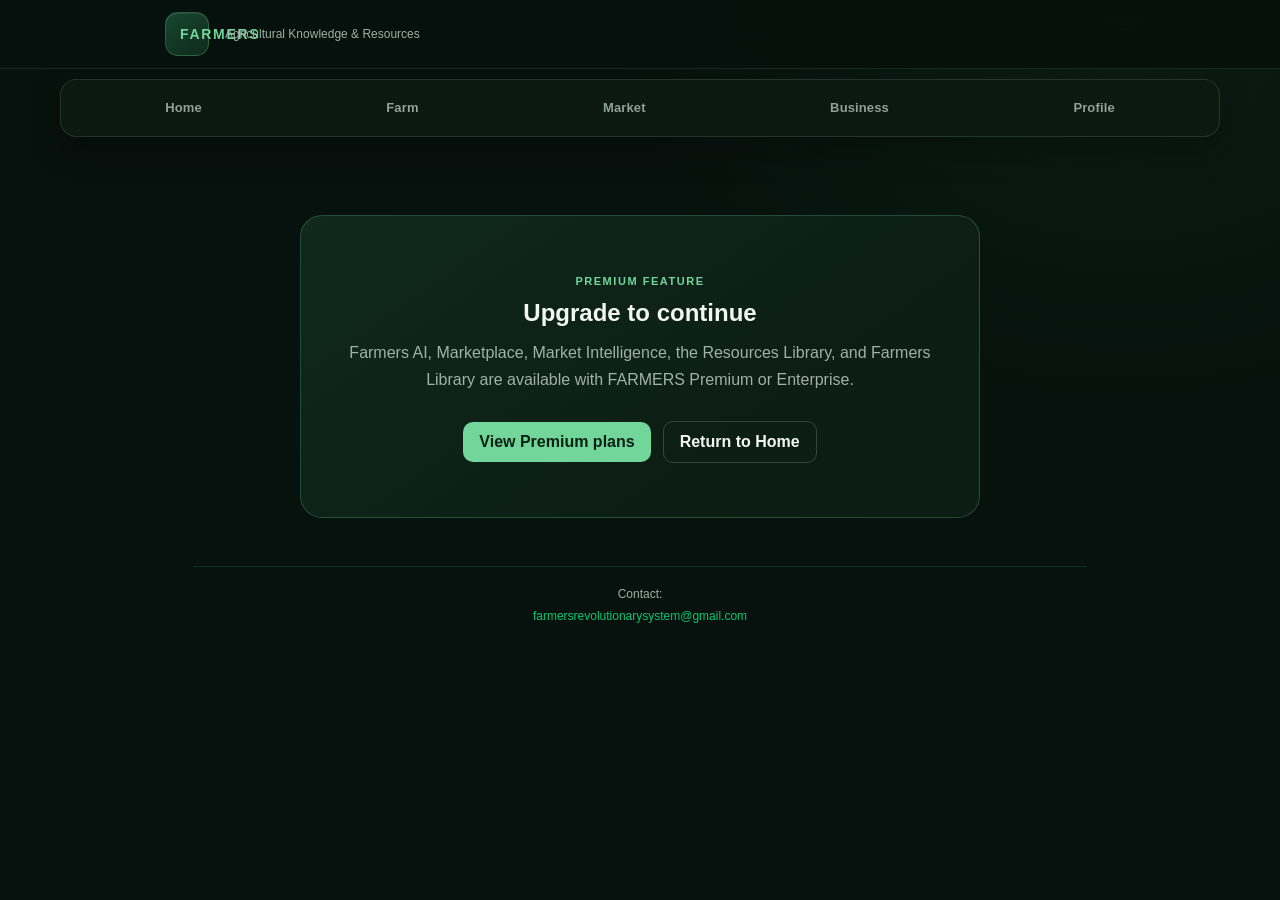
<file: resources.html>
<!DOCTYPE html>
<html lang="en">

<head>

<meta charset="UTF-8">

<meta name="viewport"
content="width=device-width, initial-scale=1.0">

<title>FARMERS - Resources</title>


<style>

/* =========================
   FARMERS RESOURCES
========================= */

* {
    box-sizing: border-box;
}


body {

    margin: 0;

    background: #050807;

    color: #e8f5ef;

    font-family:
        Arial,
        sans-serif;

}


/* =========================
   HEADER
========================= */

.header {

    background: #07100c;

    border-bottom:
        1px solid #164d36;

    padding: 18px;

}


.header-inner {

    max-width: 950px;

    margin: auto;

}


.logo {

    color: #00c878;

    font-size: 24px;

    font-weight: bold;

}


.subtitle {

    color: #718078;

    font-size: 12px;

    margin-top: 5px;

}


/* =========================
   MAIN CONTAINER
========================= */

.container {

    max-width: 950px;

    margin: auto;

    padding: 16px;

}


/* =========================
   HERO
========================= */

.hero {

    background:
        linear-gradient(
            135deg,
            #0b2117,
            #07100c
        );

    border:
        1px solid #164d36;

    border-radius: 18px;

    padding: 22px;

    margin-bottom: 18px;

}


.hero h1 {

    color: #00c878;

    margin:
        0 0 9px;

    font-size: 25px;

}


.hero p {

    color: #9aaba3;

    font-size: 13px;

    line-height: 1.6;

    margin: 0;

}


/* =========================
   SEARCH
========================= */

.search-box {

    margin-top: 18px;

}


.search-box input {

    width: 100%;

    padding: 13px;

    border-radius: 11px;

    border:
        1px solid #164d36;

    background: #050807;

    color: white;

    outline: none;

}


.search-box input:focus {

    border-color: #00c878;

}


/* =========================
   SECTION TITLES
========================= */

.section-title {

    color: #00c878;

    font-size: 17px;

    margin:
        20px 0 12px;

}


/* =========================
   CATEGORY GRID
========================= */

.category-grid {

    display: grid;

    grid-template-columns:
        repeat(3, minmax(0, 1fr));

    gap: 12px;

    width: 100%;

    margin-bottom: 25px;

}


.category-card {

    width: 100%;

    min-width: 0;

    padding: 15px;

    background: #09130f;

    border:
        1px solid #164d36;

    border-radius: 14px;

    cursor: pointer;

    transition:
        transform .2s,
        border-color .2s;

}


.category-card:hover {

    transform:
        translateY(-2px);

    border-color:
        #00c878;

}


.category-icon {

    font-size: 27px;

    margin-bottom: 8px;

}


.category-card h3 {

    color: #00c878;

    font-size: 13px;

    margin:
        0 0 5px;

}


.category-card p {

    color: #718078;

    font-size: 9px;

    line-height: 1.5;

    margin: 0;

}


/* =========================
   RESOURCE GRID
========================= */

.resource-grid {

    display: grid;

    grid-template-columns:
        repeat(2, minmax(0, 1fr));

    gap: 12px;

    width: 100%;

}


.resource-card {

    background: #09130f;

    border:
        1px solid #123d2b;

    border-radius: 16px;

    padding: 17px;

}
/* =========================
   RESOURCE TOPICS
========================= */

.resource-topics {

    display: flex;

    flex-wrap: wrap;

    gap: 6px;

    margin-top: 10px;

}


.resource-topics span {

    padding: 5px 8px;

    border-radius: 7px;

    background: #0b1712;

    border: 1px solid #123d2b;

    color: #718078;

    font-size: 9px;

}


/* =========================
   RESOURCE DETAIL
========================= */

.resource-detail {

    margin-top: 20px;

    padding: 20px;

    background: #09130f;

    border: 1px solid #164d36;

    border-radius: 18px;

}


.close-resource {

    padding: 9px 12px;

    border-radius: 9px;

    border: 1px solid #164d36;

    background: #0b1712;

    color: #00c878;

    cursor: pointer;

}


.close-resource:hover {

    background: #00c878;

    color: #031109;

}


.detail-icon {

    font-size: 45px;

    margin-top: 20px;

}


.resource-detail h2 {

    color: #00c878;

    font-size: 23px;

    margin-bottom: 5px;

}


.detail-category {

    display: inline-block;

    padding: 5px 8px;

    border-radius: 7px;

    background: #0b2117;

    color: #83938b;

    font-size: 10px;

    text-transform: uppercase;

}


.detail-description {

    color: #a6b6ae;

    font-size: 13px;

    line-height: 1.7;

    margin-top: 15px;

}


.resource-detail h3 {

    color: #e8f5ef;

    font-size: 15px;

    margin-top: 22px;

}


.detail-topics {

    display: grid;

    gap: 7px;

}


.topic-item {

    padding: 10px;

    background: #07100c;

    border: 1px solid #123d2b;

    border-radius: 9px;

    color: #91a49a;

    font-size: 11px;

}


.resource-actions {

    display: grid;

    grid-template-columns:
        repeat(3, 1fr);

    gap: 8px;

    margin-top: 20px;

}


.detail-action {

    padding: 12px 8px;

    border-radius: 10px;

    border: 1px solid #164d36;

    background: #0b1712;

    color: #00c878;

    cursor: pointer;

    font-size: 11px;

}


.detail-action:hover {

    background: #00c878;

    color: #031109;

}


.resource-disclaimer {

    margin-top: 18px;

    padding: 12px;

    background: #11150f;

    border: 1px solid #4d4b22;

    border-radius: 10px;

    color: #aaa67c;

    font-size: 10px;

    line-height: 1.6;

}


@media (max-width: 600px) {

    .resource-actions {

        grid-template-columns: 1fr;

    }

}

.resource-icon {

    font-size: 30px;

}


.resource-card h3 {

    color: #e8f5ef;

    font-size: 15px;

    margin:
        9px 0 7px;

}


.resource-card p {

    color: #91a49a;

    font-size: 11px;

    line-height: 1.6;

}


.resource-topics {

    display: flex;

    flex-wrap: wrap;

    gap: 5px;

    margin-top: 10px;

}


.resource-topics span {

    padding:
        5px 7px;

    border-radius: 6px;

    background: #0b1712;

    border:
        1px solid #123d2b;

    color: #718078;

    font-size: 9px;

}


.resource-button {

    width: 100%;

    padding: 10px;

    margin-top: 10px;

    border-radius: 9px;

    border:
        1px solid #164d36;

    background: #0b1712;

    color: #00c878;

    cursor: pointer;

}


.resource-button:hover {

    background: #00c878;

    color: #031109;

}


/* =========================
   EMPTY STATE
========================= */

.empty-state {

    padding: 25px;

    text-align: center;

    color: #718078;

    border:
        1px dashed #164d36;

    border-radius: 14px;

}


/* =========================
   RESOURCE DETAIL
========================= */

.resource-detail {

    margin-top: 25px;

    padding: 20px;

    background: #09130f;

    border:
        1px solid #164d36;

    border-radius: 18px;

}


.close-resource {

    padding:
        9px 12px;

    border-radius: 9px;

    border:
        1px solid #164d36;

    background: #0b1712;

    color: #00c878;

    cursor: pointer;

}


.detail-icon {

    font-size: 45px;

    margin-top: 20px;

}


.resource-detail h2 {

    color: #00c878;

    font-size: 23px;

    margin-bottom: 5px;

}


.detail-category {

    display: inline-block;

    padding:
        5px 8px;

    border-radius: 7px;

    background: #0b2117;

    color: #83938b;

    font-size: 10px;

    text-transform: uppercase;

}


.detail-description {

    color: #a6b6ae;

    font-size: 13px;

    line-height: 1.7;

    margin-top: 15px;

}


.resource-detail h3 {

    color: #e8f5ef;

    font-size: 15px;

    margin-top: 22px;

}


.detail-topics {

    display: grid;

    gap: 7px;

}


.topic-item {

    padding: 10px;

    background: #07100c;

    border:
        1px solid #123d2b;

    border-radius: 9px;

    color: #91a49a;

    font-size: 11px;

}


/* =========================
   DETAIL ACTIONS
========================= */

.resource-actions {

    display: grid;

    grid-template-columns:
        repeat(3, 1fr);

    gap: 8px;

    margin-top: 20px;

}


.detail-action {

    padding:
        12px 8px;

    border-radius: 10px;

    border:
        1px solid #164d36;

    background: #0b1712;

    color: #00c878;

    cursor: pointer;

    font-size: 11px;

}


.detail-action:hover {

    background: #00c878;

    color: #031109;

}


/* =========================
   NAVIGATION
========================= */

.navigation {

    display: grid;

    grid-template-columns:
        repeat(4, 1fr);

    gap: 8px;

    margin-top: 25px;

}


.navigation button {

    padding: 11px 5px;

    background: #0b1712;

    color: #00c878;

    border:
        1px solid #164d36;

    border-radius: 10px;

    cursor: pointer;

    font-size: 11px;

}


/* =========================
   FOOTER
========================= */

footer {

    text-align: center;

    color: #52635b;

    font-size: 10px;

    line-height: 1.8;

    padding: 30px 10px;

}


/* =========================
   MOBILE
========================= */

@media (max-width: 700px) {

    .category-grid {

        grid-template-columns:
            repeat(2, minmax(0, 1fr));

    }


    .resource-grid {

        grid-template-columns:
            1fr;

    }


    .resource-actions {

        grid-template-columns:
            1fr;

    }

}


@media (max-width: 400px) {

    .category-grid {

        grid-template-columns:
            1fr;

    }


    .navigation {

        grid-template-columns:
            repeat(2, 1fr);

    }

}

</style>

<link rel="stylesheet" href="style.css">

</head>


<body>


<header class="header">

    <div class="header-inner">

        <div class="logo">
            <a href="index.html" style="color: inherit; text-decoration: none;">FARMERS</a>
        </div>

        <div class="subtitle">
            Agricultural Knowledge & Resources
        </div>

    </div>

</header>

<nav class="primary-nav" aria-label="Primary navigation">
    <a href="index.html" class="primary-nav-item"><span>Home</span></a>
    <a href="farm-hub.html" class="primary-nav-item"><span>Farm</span></a>
    <a href="marketplace.html" class="primary-nav-item"><span>Market</span></a>
    <a href="agribusiness.html" class="primary-nav-item"><span>Business</span></a>
    <a href="profile.html" class="primary-nav-item"><span>Profile</span></a>
</nav>

<main class="container">


<section class="hero">

    <h1>
        FARMERS Resources
    </h1>

    <p>
        A practical knowledge center for
        farmers, gardeners, agribusiness
        owners and anyone interested in
        agriculture.
    </p>


    <div class="search-box">

        <input
            id="resourceSearch"
            type="search"
            placeholder="Search resources...">

    </div>

</section>


<h2 class="section-title">
    Explore Categories
</h2>


<div class="category-grid">


    <div
        class="category-card"
        data-category="crops">

        <div class="category-icon">
            <img src="crop-rows.jpg" alt="" loading="lazy">
        </div>

        <h3>
            Crops
        </h3>

        <p>
            Maize, beans, wheat,
            potatoes, rice and vegetables.
        </p>

    </div>


    <div
        class="category-card"
        data-category="livestock">

        <div class="category-icon">
            <img src="dairy-cow.jpg" alt="" loading="lazy">
        </div>

        <h3>
            Livestock
        </h3>

        <p>
            Cattle, goats, sheep
            and pigs.
        </p>

    </div>


    <div
        class="category-card"
        data-category="poultry">

        <div class="category-icon">
            <img src="poultry.jpg" alt="" loading="lazy">
        </div>

        <h3>
            Poultry
        </h3>

        <p>
            Broilers, layers and
            indigenous chickens.
        </p>

    </div>


    <div
        class="category-card"
        data-category="horticulture">

        <div class="category-icon">
            <img src="market-produce.jpg" alt="" loading="lazy">
        </div>

        <h3>
            Horticulture
        </h3>

        <p>
            Flowers, tomatoes,
            onions, fruits and gardens.
        </p>

    </div>


    <div
        class="category-card"
        data-category="soil">

        <div class="category-icon">
            <img src="seedlings.jpg" alt="" loading="lazy">
        </div>

        <h3>
            Soil
        </h3>

        <p>
            Soil testing, fertility,
            compost and conservation.
        </p>

    </div>


    <div
        class="category-card"
        data-category="water">

        <div class="category-icon">
            <img src="seedlings.jpg" alt="" loading="lazy">
        </div>

        <h3>
            Water & Climate
        </h3>

        <p>
            Irrigation, drought
            and climate-smart farming.
        </p>

    </div>


    <div
        class="category-card"
        data-category="pests">

        <div class="category-icon">
            <img src="fresh-produce.jpg" alt="" loading="lazy">
        </div>

        <h3>
            Pests & Diseases
        </h3>

        <p>
            Identification, monitoring
            and responsible management.
        </p>

    </div>


    <div
        class="category-card"
        data-category="business">

        <div class="category-icon">
            <img src="sunset-field.jpg" alt="" loading="lazy">
        </div>

        <h3>
            Agribusiness
        </h3>

        <p>
            Budgets, records, markets
            and value addition.
        </p>

    </div>


    <div
        class="category-card"
        data-category="technology">

        <div class="category-icon">
            <img src="crop-rows.jpg" alt="" loading="lazy">
        </div>

        <h3>
            Technology
        </h3>

        <p>
            Digital farming, AI
            and farm technology.
        </p>

    </div>

</div>


<h2 class="section-title">
    Resource Library
</h2>


<div
    id="resourceGrid"
    class="resource-grid">
</div>


<div
    id="resourceEmpty"
    class="empty-state"
    style="display:none;">

    No resources found.

</div>
<!-- =========================
     RESOURCE SYSTEM
========================= -->

<script src="resources-data.js"></script>

<script>

/* =========================
   ELEMENTS
========================= */

const resourceGrid =
    document.getElementById(
        "resourceGrid"
    );

const resourceEmpty =
    document.getElementById(
        "resourceEmpty"
    );

const resourceSearch =
    document.getElementById(
        "resourceSearch"
    );


/* =========================
   SAFE RESOURCE DATA HELPERS
========================= */

function getAllResourcesSafe() {
    try {
        if (typeof farmersGetResources === "function") {
            const result = farmersGetResources();
            return Array.isArray(result) ? result : [];
        }
    } catch (error) {
        console.error("FARMERS could not load resources:", error);
    }

    if (Array.isArray(window.FARMERS_RESOURCES)) return window.FARMERS_RESOURCES;
    if (Array.isArray(window.farmersResources)) return window.farmersResources;
    return [];
}

function getResourcesByCategorySafe(category) {
    try {
        if (typeof farmersGetResourcesByCategory === "function") {
            const result = farmersGetResourcesByCategory(category);
            if (Array.isArray(result)) return result;
        }
    } catch (error) {
        console.warn("Category helper failed; filtering resource data directly.", error);
    }

    return getAllResourcesSafe().filter(function(resource) {
        return String(resource.category || "").toLowerCase().replace(/\\s*&\\s*/g, " ")
            .replace(/[^a-z0-9]+/g, "") ===
            String(category || "").toLowerCase().replace(/\\s*&\\s*/g, " ")
            .replace(/[^a-z0-9]+/g, "");
    });
}

function searchResourcesSafe(query) {
    try {
        if (typeof farmersSearchResources === "function") {
            const result = farmersSearchResources(query);
            if (Array.isArray(result)) return result;
        }
    } catch (error) {
        console.warn("Resource search helper failed; searching resource data directly.", error);
    }

    const q = String(query || "").toLowerCase().trim();
    if (!q) return getAllResourcesSafe();

    return getAllResourcesSafe().filter(function(resource) {
        const searchable = [
            resource.title, resource.description, resource.category,
            ...(Array.isArray(resource.topics) ? resource.topics : [])
        ].join(" ").toLowerCase();
        return searchable.includes(q);
    });
}

function getResourcePhoto(resource) {
    const description = [
        resource.category,
        resource.title,
        resource.description
    ].join(" ").toLowerCase();

    if (/livestock|cattle|dairy|goat|animal/.test(description)) {
        return "dairy-cow.jpg";
    }
    if (/poultry|chicken|bird/.test(description)) {
        return "poultry.jpg";
    }
    if (/fish|aquaculture/.test(description)) {
        return "fish.jpg";
    }
    if (/market|produce|vegetable|fruit|horticulture/.test(description)) {
        return "market-produce.jpg";
    }
    if (/soil|seed|water|irrigation|plant/.test(description)) {
        return "seedlings.jpg";
    }

    return "crop-rows.jpg";
}

/* =========================
   DISPLAY RESOURCES
========================= */

function displayResources(resources) {

    resourceGrid.innerHTML = "";


    if (
        !resources ||
        resources.length === 0
    ) {

        resourceEmpty.style.display =
            "block";

        return;

    }


    resourceEmpty.style.display =
        "none";


    resources.forEach(
        function(resource) {

            const card =
                document.createElement(
                    "article"
                );


            card.className =
                "resource-card";


            card.innerHTML = `

                <div class="resource-icon">
                    <img src="${getResourcePhoto(resource)}" alt="" loading="lazy">
                </div>


                <h3>

                    ${resource.title || "Farming resource"}

                </h3>


                <p>

                    ${resource.description || "Practical farming information and guidance."}

                </p>


                <div class="resource-topics">

                    ${(Array.isArray(resource.topics) ? resource.topics : [])
                        .slice(0, 4)
                        .map(
                            function(topic) {

                                return `

                                    <span>
                                        ${topic}
                                    </span>

                                `;

                            }
                        )
                        .join("")}

                </div>


                <button
                    type="button"
                    class="resource-button"
                    data-resource-id="${resource.id}">

                    Open Resource

                </button>

            `;


            resourceGrid.appendChild(
                card
            );

        }
    );


    connectResourceButtons();

}


/* =========================
   RESOURCE BUTTONS
========================= */

function connectResourceButtons() {

    const buttons =
        resourceGrid.querySelectorAll(
            "[data-resource-id]"
        );


    buttons.forEach(
        function(button) {

            button.addEventListener(
                "click",
                async function() {

                    const id = button.dataset.resourceId;
                    let resource = null;

                    try {
                        if (typeof farmersFindResourceById === "function") {
                            resource = await farmersFindResourceById(id);
                        }
                    } catch (error) {
                        console.warn("Could not load resource by ID; trying local data.", error);
                    }

                    if (!resource) {
                        const allResources = getAllResourcesSafe();
                        resource = allResources.find(function(item) {
                            return String(item.id) === String(id);
                        }) || null;
                    }

                    if (!resource) {

                        console.error(
                            "Resource not found:",
                            id
                        );

                        return;

                    }


                    showResource(
                        resource
                    );

                }
            );

        }
    );

}


/* =========================
   SHOW RESOURCE
========================= */

function showResource(resource) {

    const oldDetail =
        document.getElementById(
            "resourceDetail"
        );


    if (oldDetail) {

        oldDetail.remove();

    }


    const detail =
        document.createElement(
            "section"
        );


    detail.id =
        "resourceDetail";


    detail.className =
        "resource-detail";


    detail.innerHTML = `

        <button
            type="button"
            id="closeResourceDetail"
            class="close-resource">

            ← Back to Resources

        </button>


        <div class="detail-icon">
            <img src="${getResourcePhoto(resource)}" alt="" loading="lazy">
        </div>


        <h2>

            ${resource.title || "Farming resource"}

        </h2>


        <div class="detail-category">

            ${resource.category}

        </div>


        <p class="detail-description">

            ${resource.description || "Practical farming information and guidance."}

        </p>


        <h3>

            What you can learn

        </h3>


        <div class="detail-topics">

            ${(Array.isArray(resource.topics) ? resource.topics : [])
                .map(
                    function(topic) {

                        return `

                            <div
                                class="topic-item">

                                ✓ ${topic}

                            </div>

                        `;

                    }
                )
                .join("")}

        </div>


        <div class="resource-actions">


            <button
                type="button"
                class="detail-action"
                id="askCommunity">

                Ask Community

            </button>


            <button
                type="button"
                class="detail-action"
                id="askExpert">

                Ask an Expert

            </button>


            <button
                type="button"
                class="detail-action"
                id="findSupplies">

                Find Supplies

            </button>


        </div>


        <div class="resource-disclaimer">

            ℹ️ FARMERS resources are intended
            for general educational purposes.
            For serious crop, animal-health,
            pesticide or chemical decisions,
            consult an appropriately qualified
            professional and follow applicable
            local guidance.

        </div>

    `;


    resourceGrid.parentElement.appendChild(
        detail
    );


    detail.scrollIntoView({

        behavior:
            "smooth",

        block:
            "start"

    });


    document
        .getElementById(
            "closeResourceDetail"
        )
        .addEventListener(
            "click",
            function() {

                detail.remove();


                resourceGrid.scrollIntoView({

                    behavior:
                        "smooth",

                    block:
                        "start"

                });

            }
        );


    document
        .getElementById(
            "askCommunity"
        )
        .addEventListener(
            "click",
            function() {

                window.location.href =
                    "community.html";

            }
        );


    document
        .getElementById(
            "askExpert"
        )
        .addEventListener(
            "click",
            function() {

                window.location.href =
                    "experts.html";

            }
        );


    document
        .getElementById(
            "findSupplies"
        )
        .addEventListener(
            "click",
            function() {

                window.location.href =
                    "marketplace.html";

            }
        );

}


/* =========================
   SEARCH
========================= */

resourceSearch.addEventListener(
    "input",
    function() {

        const query =
            resourceSearch.value
                .toLowerCase()
                .trim();

        const results = searchResourcesSafe(query);


        displayResources(
            results
        );

    }
);


/* =========================
   INITIAL LOAD
========================= */

displayResources(getAllResourcesSafe());

</script>
<script>

/* =========================
   CATEGORY FILTERS
========================= */

const categoryCards =
    document.querySelectorAll(
        ".category-card"
    );


categoryCards.forEach(
    function(categoryCard) {

        categoryCard.addEventListener(
            "click",
            function() {

                const category =
                    categoryCard.dataset.category;


                const results = getResourcesByCategorySafe(category);


                /* Clear search */

                if (resourceSearch) {

                    resourceSearch.value =
                        "";

                }


                /* Display matching resources */

                displayResources(
                    results
                );


                /* Scroll to Resource Library */

                resourceGrid.scrollIntoView({

                    behavior:
                        "smooth",

                    block:
                        "start"

                });

            }
        );

    }

);
/* =========================
   FARMER TOOLS
========================= */

document
    .querySelectorAll("[data-tool]")
    .forEach(function(button) {

        button.addEventListener(
            "click",
            function() {

                const tool =
                    button.dataset.tool;


                if (tool === "calculator") {

                    openCalculator();

                }


                if (tool === "notes") {

                    openNotes();

                }


                if (tool === "planner") {

                    openPlanner();

                }


                if (tool === "community") {

                    window.location.href =
                        "community.html";

                }

            }
        );

    });


/* =========================
   CALCULATOR
========================= */

function openCalculator() {

    const expression =
        prompt(
            "FARMERS Calculator\n\n" +
            "Enter a calculation.\n\n" +
            "Example: 50 * 120"
        );


    if (
        expression === null ||
        expression.trim() === ""
    ) {

        return;

    }


    try {

        const result =
            Function(
                "return (" +
                expression +
                ")"
            )();


        if (
            typeof result !== "number" ||
            !isFinite(result)
        ) {

            throw new Error();

        }


        alert(
            "Result: " +
            result.toLocaleString()
        );


    } catch {

        alert(
            "That calculation could not be processed."
        );

    }

}


/* =========================
   FARM NOTES
========================= */

function openNotes() {

    const oldNotes =
        localStorage.getItem(
            "farmersResourceNotes"
        ) || "";


    const notes =
        prompt(
            "FARMERS FARM NOTES\n\n" +
            "Write your notes below:",
            oldNotes
        );


    if (notes === null) {

        return;

    }


    localStorage.setItem(
        "farmersResourceNotes",
        notes
    );


    alert(
        "✓ Your farm notes were saved."
    );

}


/* =========================
   FARM PLANNER
========================= */

function openPlanner() {

    const task =
        prompt(
            "FARMERS FARM PLANNER\n\n" +
            "Enter a farm task.\n\n" +
            "Example: Plant tomatoes"
        );


    if (
        task === null ||
        task.trim() === ""
    ) {

        return;

    }


    const date =
        prompt(
            "When should you do it?\n\n" +
            "Example: 25 August 2026"
        );


    if (
        date === null ||
        date.trim() === ""
    ) {

        return;

    }


    const plans =
        JSON.parse(
            localStorage.getItem(
                "farmersFarmPlans"
            ) || "[]"
        );


    plans.push({

        task:
            task.trim(),

        date:
            date.trim(),

        created:
            new Date()
                .toLocaleString()

    });


    localStorage.setItem(
        "farmersFarmPlans",
        JSON.stringify(
            plans
        )
    );


    alert(
        "✓ Farm task added to your planner."
    );

}
</script>
<script src="plan-access.js"></script>
<footer style="margin:32px auto 0;padding:20px 12px 90px;border-top:1px solid rgba(0,200,120,.18);text-align:center;color:#a0b1a6;font:12px Arial,sans-serif;">
    Contact:
    <a style="color:#00c878;" href="mailto:farmersrevolutionarysystem@gmail.com">farmersrevolutionarysystem@gmail.com</a>
</footer>
</file>
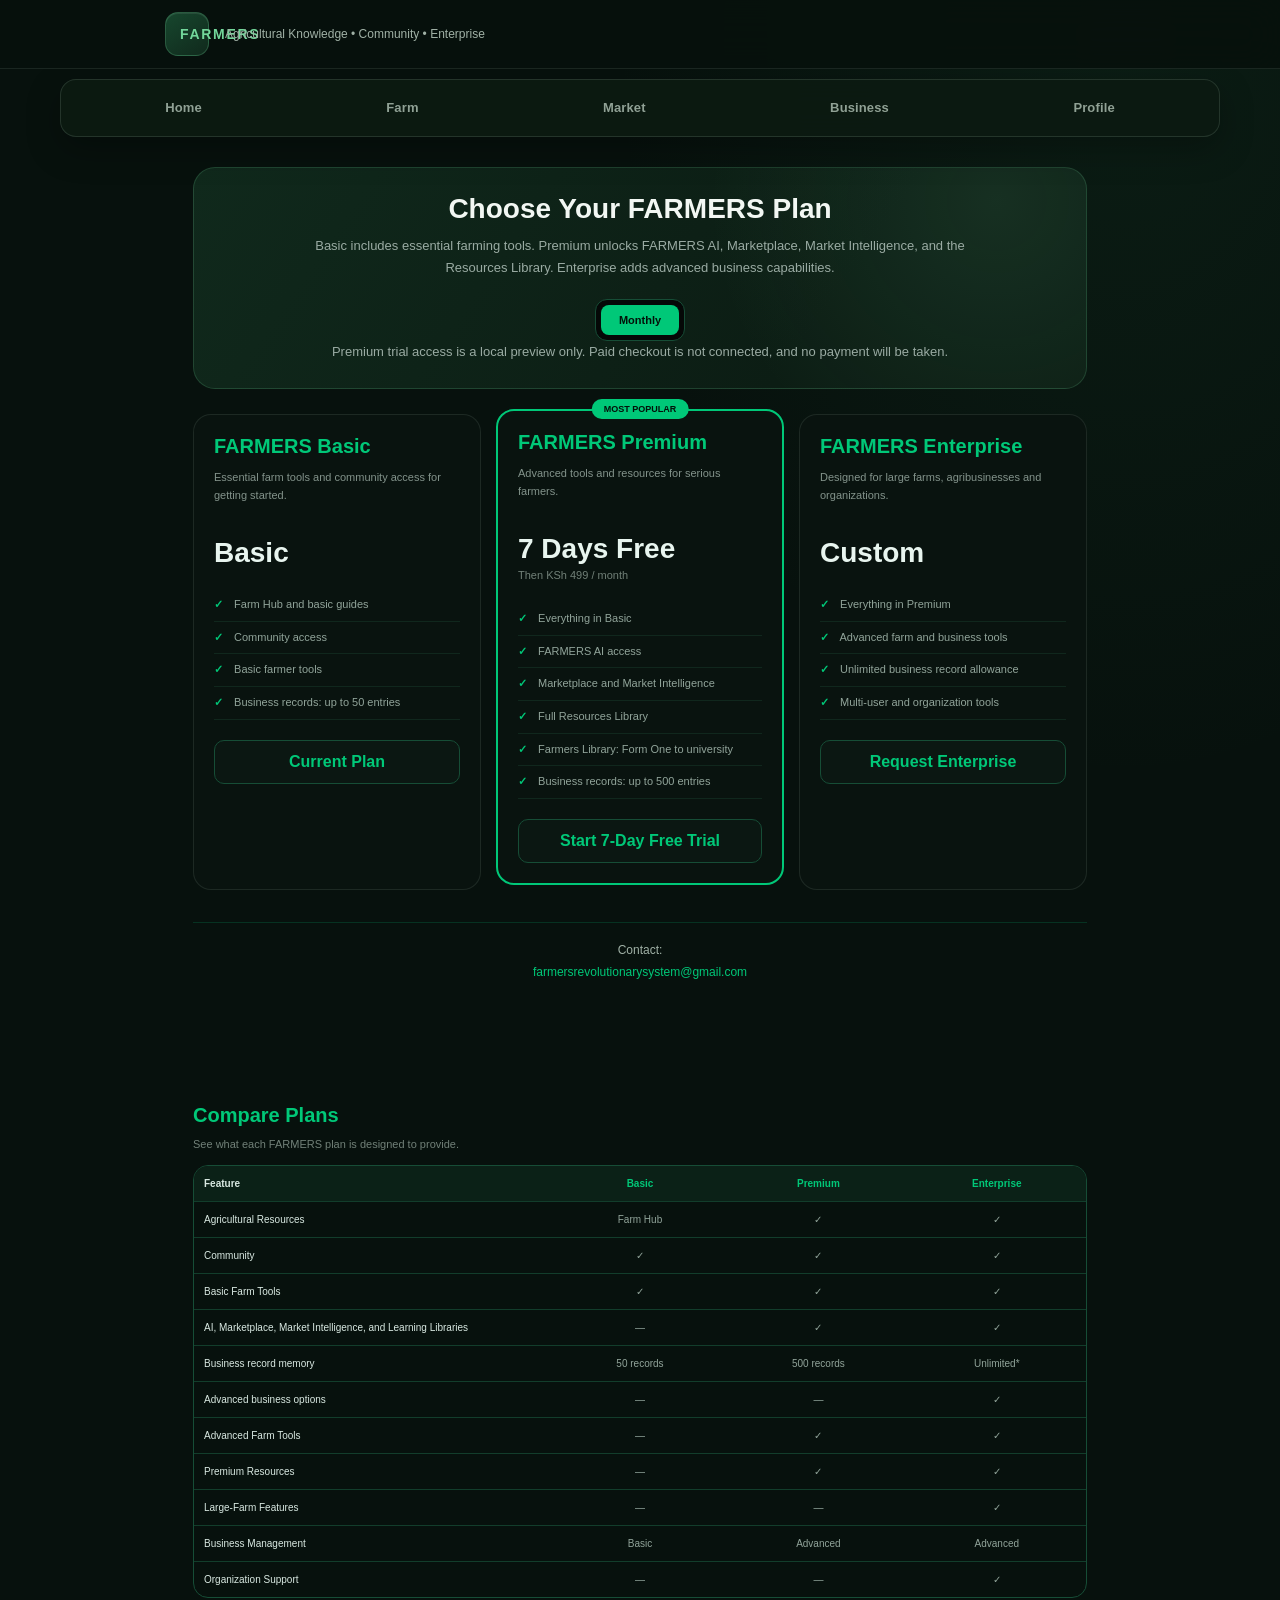
<file: subscription.html>
<!DOCTYPE html>
<html lang="en">

<head>

<meta charset="UTF-8">

<meta name="viewport"
content="width=device-width, initial-scale=1.0">

<title>FARMERS - Subscription</title>


<style>

/* =========================
   FARMERS SUBSCRIPTION
========================= */

* {
    box-sizing: border-box;
}


body {

    margin: 0;

    background: #050807;

    color: #e8f5ef;

    font-family:
        Arial,
        sans-serif;

}


/* =========================
   HEADER
========================= */

.header {

    background: #07100c;

    border-bottom:
        1px solid #164d36;

    padding: 18px;

}


.header-inner {

    max-width: 950px;

    margin: auto;

}


.logo {

    color: #00c878;

    font-size: 24px;

    font-weight: bold;

}


.subtitle {

    color: #718078;

    font-size: 12px;

    margin-top: 5px;

}


/* =========================
   CONTAINER
========================= */

.container {

    max-width: 950px;

    margin: auto;

    padding: 16px;

}


/* =========================
   HERO
========================= */

.hero {

    background:
        linear-gradient(
            135deg,
            #0b2117,
            #07100c
        );

    border:
        1px solid #164d36;

    border-radius: 18px;

    padding: 25px;

    margin-bottom: 25px;

    text-align: center;

}


.hero h1 {

    color: #00c878;

    font-size: 28px;

    margin:
        0 0 10px;

}


.hero p {

    color: #9aaba3;

    font-size: 13px;

    line-height: 1.7;

    max-width: 650px;

    margin: auto;

}


/* =========================
   PLAN GRID
========================= */

.plan-grid {

    display: grid;

    grid-template-columns:
        repeat(3, minmax(0, 1fr));

    gap: 15px;

}


/* =========================
   PLAN CARD
========================= */

.plan-card {

    position: relative;

    background: #09130f;

    border:
        1px solid #164d36;

    border-radius: 18px;

    padding: 20px;

}


.plan-card.featured {

    border:
        2px solid #00c878;

    transform:
        translateY(-5px);

}


.plan-name {

    color: #00c878;

    font-size: 20px;

    font-weight: bold;

}


.plan-description {

    color: #83938b;

    font-size: 11px;

    line-height: 1.6;

    min-height: 50px;

}


.plan-price {

    margin:
        18px 0;

}


.price {

    color: #e8f5ef;

    font-size: 28px;

    font-weight: bold;

}


.period {

    color: #718078;

    font-size: 11px;

}


/* =========================
   FEATURES
========================= */

.plan-features {

    list-style: none;

    padding: 0;

    margin: 20px 0;

}


.plan-features li {

    color: #91a49a;

    font-size: 11px;

    line-height: 1.6;

    padding:
        7px 0;

    border-bottom:
        1px solid #10271d;

}


.plan-features li::before {

    content: "✓";

    color: #00c878;

    font-weight: bold;

    margin-right: 8px;

}


/* =========================
   BUTTON
========================= */

.plan-button {

    width: 100%;

    padding: 12px;

    border-radius: 10px;

    border:
        1px solid #164d36;

    background: #0b1712;

    color: #00c878;

    cursor: pointer;

    font-weight: bold;

}


.plan-button:hover {

    background: #00c878;

    color: #031109;

}


/* =========================
   FEATURED BADGE
========================= */

.featured-badge {

    position: absolute;

    top: -12px;

    left: 50%;

    transform:
        translateX(-50%);

    background: #00c878;

    color: #031109;

    padding:
        5px 12px;

    border-radius: 20px;

    font-size: 9px;

    font-weight: bold;

    white-space: nowrap;

}


/* =========================
   RESPONSIVE
========================= */

@media (max-width: 750px) {

    .plan-grid {

        grid-template-columns:
            1fr;

    }


    .plan-card.featured {

        transform: none;

    }

}
/* =========================
   FEATURE COMPARISON
========================= */

.comparison-section {

    margin-top: 35px;

}


.comparison-section h2 {

    color: #00c878;

    font-size: 20px;

    margin-bottom: 5px;

}


.comparison-subtitle {

    color: #718078;

    font-size: 11px;

    margin-bottom: 15px;

}


.comparison-table {

    width: 100%;

    overflow-x: auto;

    border:
        1px solid #164d36;

    border-radius: 15px;

    overflow: hidden;

}


.comparison-row {

    display: grid;

    grid-template-columns:
        2fr 1fr 1fr 1fr;

    border-bottom:
        1px solid #123d2b;

}


.comparison-row:last-child {

    border-bottom: none;

}


.comparison-row > div {

    padding: 12px 10px;

    color: #91a49a;

    font-size: 10px;

    text-align: center;

}


.comparison-row > div:first-child {

    text-align: left;

    color: #d9e9e2;

}


.comparison-header {

    background: #0b2117;

}


.comparison-header > div {

    color: #00c878;

    font-weight: bold;

}


@media (max-width: 600px) {

    .comparison-row {

        grid-template-columns:
            1.7fr 0.8fr 0.8fr 0.8fr;

    }


    .comparison-row > div {

        padding:
            10px 5px;

        font-size: 9px;

    }

}
/* =========================
   BILLING TOGGLE
========================= */

.billing-toggle {

    display: flex;

    justify-content: center;

    gap: 6px;

    margin-top: 20px;

    padding: 5px;

    width: fit-content;

    margin-left: auto;

    margin-right: auto;

    background: #050807;

    border: 1px solid #164d36;

    border-radius: 12px;

}


.billing-option {

    padding: 9px 18px;

    border: none;

    border-radius: 8px;

    background: transparent;

    color: #718078;

    cursor: pointer;

    font-size: 11px;

    font-weight: bold;

}


.billing-option.active {

    background: #00c878;

    color: #031109;

}


.billing-option:hover {

    color: #00c878;

}


.billing-option.active:hover {

    color: #031109;

}
</style>

<link rel="stylesheet" href="style.css">

</head>


<body>


<header class="header">

    <div class="header-inner">

        <div class="logo">
            <a href="index.html" style="color: inherit; text-decoration: none;">FARMERS</a>
        </div>

        <div class="subtitle">
            Agricultural Knowledge • Community • Enterprise
        </div>

    </div>

</header>

<nav class="primary-nav" aria-label="Primary navigation">
    <a href="index.html" class="primary-nav-item"><span>Home</span></a>
    <a href="farm-hub.html" class="primary-nav-item"><span>Farm</span></a>
    <a href="marketplace.html" class="primary-nav-item"><span>Market</span></a>
    <a href="agribusiness.html" class="primary-nav-item"><span>Business</span></a>
    <a href="profile.html" class="primary-nav-item"><span>Profile</span></a>
</nav>

<main class="container">


<section class="hero">

    <h1>
        Choose Your FARMERS Plan
    </h1>

    <p>
        Basic includes essential farming tools.
        Premium unlocks FARMERS AI, Marketplace,
        Market Intelligence, and the Resources Library.
        Enterprise adds advanced business capabilities.
    </p>


    <div class="billing-toggle">

    <button
        type="button"
        class="billing-option active"
        data-billing="monthly">

        Monthly

    </button>

</div>

<p class="comparison-subtitle">
    Premium trial access is a local preview only. Paid checkout is not connected, and no payment will be taken.
</p>

</section>

<section class="plan-grid">


    <!-- BASIC PLAN -->

    <article class="plan-card">

        <div class="plan-name">
            FARMERS Basic
        </div>

        <p class="plan-description">
            Essential farm tools and community
            access for getting started.
        </p>
<div class="plan-price">

    <span class="price">
        Basic
    </span>

</div>


        <ul class="plan-features">

            <li>
                Farm Hub and basic guides
            </li>

            <li>
                Community access
            </li>

            <li>
                Basic farmer tools
            </li>

            <li>
                Business records: up to 50 entries
            </li>

        </ul>


        <button
            type="button"
            class="plan-button"
            data-plan="basic">

            Use Basic

        </button>

    </article>



    <!-- PREMIUM PLAN -->

    <article
        class="plan-card featured">

        <div class="featured-badge">
            MOST POPULAR
        </div>


        <div class="plan-name">
            FARMERS Premium
        </div>

        <p class="plan-description">
            Advanced tools and resources
            for serious farmers.
        </p>


<div class="plan-price">

    <span
        class="price"
        id="premiumPrice">

        7 Days Free

    </span>

    <br>

    <span
        class="period"
        id="premiumPeriod">

        Then KSh 499 / month

    </span>

</div>

        <ul class="plan-features">

            <li>
                Everything in Basic
            </li>

            <li>
                FARMERS AI access
            </li>

            <li>
                Marketplace and Market Intelligence
            </li>

            <li>
                Full Resources Library
            </li>

            <li>
                Farmers Library: Form One to university
            </li>

            <li>
                Business records: up to 500 entries
            </li>

        </ul>


<button
    type="button"
    class="plan-button"
    id="startTrialButton"
    data-premium-action>
    Start 7-Day Free Trial

</button>

    </article>



    <!-- ENTERPRISE PLAN -->

    <article class="plan-card">

        <div class="plan-name">
            FARMERS Enterprise
        </div>

        <p class="plan-description">
            Designed for large farms,
            agribusinesses and organizations.
        </p>


        <div class="plan-price">

            <span class="price">
                Custom
            </span>

        </div>


        <ul class="plan-features">

            <li>
                Everything in Premium
            </li>

            <li>
                Advanced farm and business tools
            </li>

            <li>
                Unlimited business record allowance
            </li>

            <li>
                Multi-user and organization tools
            </li>

        </ul>


        <button
            type="button"
            class="plan-button"
            data-plan="enterprise">

            Request Enterprise

        </button>

    </article>


</section>

<footer style="margin:32px auto 0;padding:20px 12px 90px;border-top:1px solid rgba(0,200,120,.18);text-align:center;color:#a0b1a6;font:12px Arial,sans-serif;">
    Contact:
    <a style="color:#00c878;" href="mailto:farmersrevolutionarysystem@gmail.com">farmersrevolutionarysystem@gmail.com</a>
</footer>
<!-- =========================
     SUBSCRIPTION STATUS
========================= -->

<section
    id="subscriptionStatus"
    style="display:none;">

    <div class="status-box">

        <h2 id="statusTitle">
        </h2>

        <p id="statusMessage">
        </p>

        <button
            type="button"
            id="closeStatus">

            Close

        </button>

    </div>

    <p class="comparison-subtitle">
        Record limits are app limits; all plans still use storage available in this browser. Enterprise checkout is not connected in this preview.
    </p>

</section>


<style>

.status-box {

    margin-top: 25px;

    padding: 20px;

    background: #09130f;

    border: 1px solid #164d36;

    border-radius: 16px;

    text-align: center;

}

.status-box h2 {

    color: #00c878;

    font-size: 20px;

}

.status-box p {

    color: #91a49a;

    font-size: 12px;

    line-height: 1.7;

}

.status-box button {

    padding: 10px 18px;

    border-radius: 9px;

    border: 1px solid #164d36;

    background: #0b1712;

    color: #00c878;

    cursor: pointer;

}

.status-box button:hover {

    background: #00c878;

    color: #031109;

}

</style>


<script src="plan-access.js"></script>
<script>

/* =========================
   SUBSCRIPTION BUTTONS
========================= */

const subscriptionStatus =
    document.getElementById(
        "subscriptionStatus"
    );

const statusTitle =
    document.getElementById(
        "statusTitle"
    );

const statusMessage =
    document.getElementById(
        "statusMessage"
    );

const closeStatus =
    document.getElementById(
        "closeStatus"
    );


const planKey = "farmersSubscriptionTier";
const trialKey = "farmersPremiumTrialStart";
const returnPage = new URLSearchParams(location.search).get("return");
const protectedPages = new Set([
    "farmers-ai.html",
    "marketplace.html",
    "market-intelligence.html",
    "resources.html"
]);

function showReturnMessage() {
    if (new URLSearchParams(location.search).get("required") === "premium") {
        showStatus(
            "Premium required",
            "Choose the 7-day trial to preview Premium access. Paid checkout is not connected yet."
        );
    }
}

function goToRequestedService() {
    if (protectedPages.has(returnPage) && window.FarmersAccess?.hasAccess("premium")) {
        location.href = returnPage;
    }
}

document.querySelector('[data-plan="basic"]').addEventListener("click", () => {
    localStorage.setItem(planKey, "basic");
    localStorage.removeItem(trialKey);
    showStatus("FARMERS Basic", "Basic is active on this device. Your saved business records have not been deleted.");
});

document.querySelector('[data-plan="enterprise"]').addEventListener("click", () => {
    showStatus(
        "FARMERS Enterprise",
        "Enterprise includes advanced tools and unlimited business record allowance. Contact and payment setup is not connected, so an Enterprise subscription cannot be purchased from this preview."
    );
});


/* =========================
   SHOW STATUS
========================= */

function showStatus(
    title,
    message
) {

    statusTitle.textContent =
        title;

    statusMessage.textContent =
        message;

    subscriptionStatus.style.display =
        "block";


    subscriptionStatus.scrollIntoView({

        behavior:
            "smooth",

        block:
            "start"

    });

}


/* =========================
   CLOSE
========================= */

closeStatus.addEventListener(
    "click",
    function() {

        subscriptionStatus.style.display =
            "none";

    }
);

/* =========================
   7-DAY PREMIUM TRIAL
========================= */

const startTrialButton =
    document.getElementById(
        "startTrialButton"
    );


if (startTrialButton) {

    startTrialButton.addEventListener(
        "click",
        function() {

            const existingTrial =
                localStorage.getItem(
                    trialKey
                );


            if (existingTrial) {
                const startTime = Number(existingTrial);
                const stillActive = Number.isFinite(startTime) &&
                    Date.now() >= startTime &&
                    Date.now() - startTime < 7 * 24 * 60 * 60 * 1000;
                if (stillActive) {
                    goToRequestedService();
                    showStatus("Premium Trial", "Your 7-day Premium trial is already active.");
                } else {
                    showStatus("Checkout unavailable", "Your trial has ended. Paid Premium checkout is not connected yet.");
                }
                return;
            }

            const trialStart =
                new Date().getTime();


            localStorage.setItem(
                trialKey,
                trialStart.toString()
            );

            localStorage.removeItem(planKey);
            if (protectedPages.has(returnPage)) {
                location.href = returnPage;
                return;
            }
            showStatus(
                "Premium Trial Started",
                "Your 7-day Premium preview is active on this device. It is not a paid subscription, and no payment will be taken."
            );
        }
    );

}
/* =========================
   CHECK PREMIUM TRIAL
========================= */

function checkPremiumTrial() {

    const currentPlan = window.FarmersAccess.getPlan();
    const basicButton = document.querySelector('[data-plan="basic"]');
    const enterpriseButton = document.querySelector('[data-plan="enterprise"]');

    basicButton.textContent = currentPlan === "basic" ? "Current Plan" : "Switch to Basic";
    enterpriseButton.textContent = currentPlan === "enterprise" ? "Current Plan" : "Request Enterprise";
    enterpriseButton.disabled = currentPlan === "enterprise";

    if (currentPlan === "enterprise") {
        startTrialButton.textContent = "Included in Enterprise";
        startTrialButton.disabled = true;
        showStatus("FARMERS Enterprise", "Enterprise access is active on this device.");
        return;
    }

    if (currentPlan === "premium" &&
        localStorage.getItem(planKey) === "premium") {
        startTrialButton.textContent = "Premium Active";
        startTrialButton.disabled = true;
        return;
    }

    const trialStart =
        localStorage.getItem(
            trialKey
        );


    if (!trialStart) {

        return;

    }
    


    const startTime = Number(trialStart);
    if (!Number.isFinite(startTime) || startTime <= 0 || startTime > Date.now()) {
        localStorage.removeItem(trialKey);
        return;
    }


    const now =
        new Date().getTime();


    const trialLength =
        7 * 24 * 60 * 60 * 1000;


    const elapsed =
        now - startTime;


    const remaining =
        trialLength - elapsed;


    if (remaining <= 0) {

    startTrialButton.textContent =
        "Paid checkout unavailable";

    startTrialButton.disabled =
        true;

    showStatus(
        "Premium Trial Ended",
        "Your 7-day Premium preview has ended. Basic remains available; paid checkout is not connected yet."
    );

    return;

}
startTrialButton.textContent =
    "Premium Trial Active";

startTrialButton.disabled =
    true;


    const daysRemaining =
        Math.ceil(
            remaining /
            (24 * 60 * 60 * 1000)
        );


    showStatus(
        "Premium Trial Active",
        daysRemaining +
        " day" +
        (
            daysRemaining === 1
                ? ""
                : "s"
        ) +
        " remaining in your Premium trial."
    );

}


/* =========================
   CHECK WHEN PAGE LOADS
========================= */

checkPremiumTrial();
showReturnMessage();
goToRequestedService();
</script>

<!-- =========================
     FEATURE COMPARISON
========================= -->

<section class="comparison-section">

    <h2>
        Compare Plans
    </h2>

    <p class="comparison-subtitle">
        See what each FARMERS plan is designed to provide.
    </p>


    <div class="comparison-table">

        <div class="comparison-row comparison-header">

            <div>
                Feature
            </div>

            <div>
                Basic
            </div>

            <div>
                Premium
            </div>

            <div>
                Enterprise
            </div>

        </div>


        <div class="comparison-row">

            <div>
                Agricultural Resources
            </div>

            <div>Farm Hub</div>

            <div>✓</div>

            <div>✓</div>

        </div>


        <div class="comparison-row">

            <div>
                Community
            </div>

            <div>✓</div>

            <div>✓</div>

            <div>✓</div>

        </div>


        <div class="comparison-row">

            <div>
                Basic Farm Tools
            </div>

            <div>✓</div>

            <div>✓</div>

            <div>✓</div>

        </div>

        <div class="comparison-row">

            <div>
                AI, Marketplace, Market Intelligence, and Learning Libraries
            </div>

            <div>—</div>

            <div>✓</div>

            <div>✓</div>

        </div>

        <div class="comparison-row">

            <div>
                Business record memory
            </div>

            <div>50 records</div>

            <div>500 records</div>

            <div>Unlimited*</div>

        </div>

        <div class="comparison-row">

            <div>
                Advanced business options
            </div>

            <div>—</div>

            <div>—</div>

            <div>✓</div>

        </div>

        <div class="comparison-row">

            <div>
                Advanced Farm Tools
            </div>

            <div>—</div>

            <div>✓</div>

            <div>✓</div>

        </div>


        <div class="comparison-row">

            <div>
                Premium Resources
            </div>

            <div>—</div>

            <div>✓</div>

            <div>✓</div>

        </div>


        <div class="comparison-row">

            <div>
                Large-Farm Features
            </div>

            <div>—</div>

            <div>—</div>

            <div>✓</div>

        </div>


        <div class="comparison-row">

            <div>
                Business Management
            </div>

            <div>Basic</div>

            <div>Advanced</div>

            <div>Advanced</div>

        </div>


        <div class="comparison-row">

            <div>
                Organization Support
            </div>

            <div>—</div>

            <div>—</div>

            <div>✓</div>

        </div>

    </div>

</section>
</file>
<file: style.css>
:root {
    color-scheme: dark;
    --page: #07110d;
    --surface: #0d1a14;
    --surface-raised: #11231a;
    --surface-soft: rgba(255, 255, 255, 0.035);
    --line: rgba(203, 235, 216, 0.1);
    --text: #f2f7f3;
    --muted: #a0b1a6;
    --green: #72d69a;
    --green-strong: #36bd75;
    --green-deep: #153b29;
    --gold: #e9c981;
    --shadow: 0 22px 60px rgba(0, 0, 0, 0.24);
}

* {
    box-sizing: border-box;
}

html {
    min-width: 320px;
    scroll-behavior: smooth;
    background: var(--page);
}

body {
    min-width: 320px;
    min-height: 100vh;
    margin: 0;
    color: var(--text);
    background:
        radial-gradient(ellipse at 88% 3%, rgba(45, 132, 82, 0.12), transparent 32rem),
        var(--page);
    font-family: Inter, "Segoe UI", Arial, sans-serif;
    -webkit-font-smoothing: antialiased;
}

body.menu-open {
    overflow: hidden;
}

a {
    color: inherit;
    text-decoration: none;
}

button,
input {
    font: inherit;
}

button,
a,
input {
    -webkit-tap-highlight-color: transparent;
}

button:focus-visible,
a:focus-visible,
input:focus-visible {
    outline: 3px solid rgba(114, 214, 154, 0.75);
    outline-offset: 3px;
}

.topbar {
    position: sticky;
    z-index: 10;
    top: 0;
    display: flex;
    width: 100%;
    min-height: 76px;
    align-items: center;
    justify-content: space-between;
    padding: 12px max(24px, calc((100vw - 1160px) / 2));
    border-bottom: 1px solid var(--line);
    background: rgba(7, 17, 13, 0.88);
    backdrop-filter: blur(18px);
}

.brand {
    display: inline-flex;
    align-items: center;
    gap: 12px;
}

.logo {
    display: grid;
    width: 44px;
    height: 44px;
    place-items: center;
    border: 1px solid rgba(114, 214, 154, 0.36);
    border-radius: 14px;
    background: linear-gradient(145deg, #17472e, #10291c);
    box-shadow: inset 0 1px rgba(255, 255, 255, 0.08);
    color: var(--green);
    font-size: 22px;
    font-weight: 800;
}

.brand-text {
    display: grid;
    gap: 2px;
}

.brand-text strong {
    font-size: 14px;
    letter-spacing: 0.13em;
}

.brand-text span {
    color: var(--muted);
    font-size: 11px;
}

.top-actions {
    display: flex;
    align-items: center;
    gap: 12px;
}

.status-btn {
    display: inline-flex;
    min-height: 38px;
    align-items: center;
    gap: 9px;
    padding: 0 13px;
    border: 1px solid var(--line);
    border-radius: 999px;
    background: var(--surface-soft);
    color: var(--muted);
    font-size: 12px;
}

.status-dot {
    width: 8px;
    height: 8px;
    border-radius: 50%;
    background: var(--green);
    box-shadow: 0 0 12px rgba(114, 214, 154, 0.65);
}

.status-btn.offline .status-dot {
    background: var(--gold);
    box-shadow: 0 0 12px rgba(233, 201, 129, 0.5);
}

.menu-btn,
.close-btn {
    display: grid;
    width: 42px;
    height: 42px;
    place-items: center;
    border: 1px solid var(--line);
    border-radius: 13px;
    background: var(--surface);
    color: var(--text);
    cursor: pointer;
    font-size: 19px;
    transition: border-color 160ms ease, background 160ms ease;
}

.menu-btn:hover,
.close-btn:hover {
    border-color: rgba(114, 214, 154, 0.45);
    background: var(--surface-raised);
}

.side-menu {
    position: fixed;
    z-index: 30;
    top: 0;
    right: 0;
    bottom: 0;
    width: min(360px, 88vw);
    overflow-y: auto;
    padding: 22px;
    border-left: 1px solid var(--line);
    background: #0a1710;
    box-shadow: var(--shadow);
    transform: translateX(105%);
    transition: transform 220ms ease;
}

.side-menu.open {
    transform: translateX(0);
}

.menu-header {
    display: flex;
    align-items: center;
    gap: 12px;
    padding-bottom: 20px;
    border-bottom: 1px solid var(--line);
}

.logo.small {
    width: 40px;
    height: 40px;
    font-size: 19px;
}

.menu-header > div:nth-child(2) {
    display: grid;
    gap: 3px;
}

.menu-header small {
    color: var(--muted);
}

.close-btn {
    margin-left: auto;
    font-size: 24px;
}

.side-menu nav {
    display: grid;
    gap: 5px;
    padding-top: 16px;
}

.menu-link {
    display: flex;
    min-height: 46px;
    align-items: center;
    gap: 13px;
    padding: 0 13px;
    border: 1px solid transparent;
    border-radius: 12px;
    color: var(--muted);
    font-size: 14px;
    transition: color 150ms ease, background 150ms ease, border-color 150ms ease;
}

.menu-link:hover,
.menu-link.active {
    border-color: rgba(114, 214, 154, 0.17);
    background: rgba(114, 214, 154, 0.08);
    color: var(--green);
}

.menu-divider {
    height: 1px;
    margin: 9px 0;
    background: var(--line);
}

.menu-link.premium-link {
    color: var(--gold);
}

.overlay {
    position: fixed;
    z-index: 20;
    inset: 0;
    visibility: hidden;
    background: rgba(0, 0, 0, 0.58);
    opacity: 0;
    transition: opacity 200ms ease, visibility 200ms ease;
}

.overlay.visible {
    visibility: visible;
    opacity: 1;
}

.dashboard {
    width: min(1160px, 100%);
    margin: 0 auto;
    padding: 38px 28px 48px;
}

.welcome {
    position: relative;
    display: flex;
    min-height: 330px;
    align-items: center;
    justify-content: space-between;
    gap: 32px;
    overflow: hidden;
    padding: clamp(30px, 6vw, 66px);
    border: 1px solid rgba(114, 214, 154, 0.18);
    border-radius: 28px;
    background: #10291c;
    box-shadow: var(--shadow);
}

.welcome-photo {
    position: absolute;
    z-index: 0;
    inset: 0;
    width: 100%;
    height: 100%;
    object-fit: cover;
    object-position: center 53%;
    opacity: 0.56;
}

.welcome::before {
    position: absolute;
    z-index: 0;
    inset: 0;
    background:
        linear-gradient(90deg, rgba(7, 19, 12, 0.96) 0%, rgba(7, 19, 12, 0.82) 46%, rgba(7, 19, 12, 0.34) 100%),
        linear-gradient(0deg, rgba(7, 19, 12, 0.4), transparent 60%);
    content: "";
    pointer-events: none;
}

.welcome::after {
    position: absolute;
    right: -84px;
    bottom: -205px;
    width: 390px;
    height: 390px;
    border: 1px solid rgba(114, 214, 154, 0.13);
    border-radius: 50%;
    box-shadow: 0 0 0 34px rgba(114, 214, 154, 0.035), 0 0 0 70px rgba(114, 214, 154, 0.025);
    content: "";
    pointer-events: none;
    z-index: 0;
}

.welcome > div:first-of-type {
    position: relative;
    z-index: 1;
    max-width: 650px;
}

.eyebrow,
.section-heading > div > span {
    color: var(--green);
    font-size: 10px;
    font-weight: 750;
    letter-spacing: 0.19em;
}

.welcome h1 {
    max-width: 620px;
    margin: 18px 0 14px;
    font-size: clamp(42px, 7vw, 70px);
    font-weight: 760;
    letter-spacing: -0.065em;
    line-height: 0.99;
}

.welcome h1 span {
    display: block;
    color: var(--green);
}

.welcome > div:first-child > p {
    max-width: 490px;
    margin: 0;
    color: #bfcec4;
    font-size: 15px;
    line-height: 1.75;
}

.welcome-actions {
    display: flex;
    flex-wrap: wrap;
    gap: 11px;
    margin-top: 25px;
}

.primary-link,
.secondary-link,
.premium-button {
    display: inline-flex;
    min-height: 46px;
    align-items: center;
    justify-content: center;
    gap: 9px;
    padding: 0 18px;
    border: 1px solid transparent;
    border-radius: 12px;
    font-size: 13px;
    font-weight: 700;
    transition: transform 160ms ease, background 160ms ease, border-color 160ms ease;
}

.primary-link {
    background: var(--green);
    color: #092014;
}

.primary-link:hover,
.premium-button:hover {
    transform: translateY(-2px);
    background: #91e2ad;
}

.secondary-link {
    border-color: rgba(223, 240, 229, 0.17);
    background: rgba(255, 255, 255, 0.045);
    color: var(--text);
}

.secondary-link:hover {
    border-color: rgba(114, 214, 154, 0.4);
    background: rgba(114, 214, 154, 0.09);
}

.connection-card {
    position: relative;
    z-index: 1;
    display: flex;
    width: min(245px, 100%);
    flex: 0 0 auto;
    align-items: center;
    gap: 13px;
    padding: 16px;
    border: 1px solid rgba(255, 255, 255, 0.11);
    border-radius: 17px;
    background: rgba(5, 16, 10, 0.5);
    backdrop-filter: blur(12px);
}

.connection-icon {
    width: 10px;
    height: 10px;
    flex: 0 0 auto;
    border-radius: 50%;
    background: var(--green);
    box-shadow: 0 0 12px rgba(114, 214, 154, 0.65);
}

.connection-card strong {
    font-size: 13px;
}

.connection-card p {
    margin: 4px 0 0;
    color: var(--muted);
    font-size: 11px;
    line-height: 1.5;
}

.search-section {
    position: relative;
    z-index: 2;
    width: min(740px, calc(100% - 36px));
    margin: -27px auto 58px;
}

.search-box {
    display: flex;
    min-height: 62px;
    align-items: center;
    gap: 13px;
    padding: 8px 9px 8px 20px;
    border: 1px solid rgba(203, 235, 216, 0.13);
    border-radius: 17px;
    background: #101e16;
    box-shadow: 0 16px 45px rgba(0, 0, 0, 0.3);
}

.search-icon {
    position: relative;
    width: 17px;
    height: 17px;
    flex: 0 0 auto;
    border: 2px solid var(--muted);
    border-radius: 50%;
}

.search-icon::after {
    position: absolute;
    right: -5px;
    bottom: -3px;
    width: 7px;
    height: 2px;
    border-radius: 2px;
    background: var(--muted);
    content: "";
    transform: rotate(45deg);
}

.search-box input {
    width: 100%;
    min-width: 0;
    border: 0;
    outline: 0;
    background: transparent;
    color: var(--text);
    font-size: 14px;
}

.search-box input::placeholder {
    color: #84968a;
}

.search-box button {
    min-height: 42px;
    flex: 0 0 auto;
    padding: 0 18px;
    border: 0;
    border-radius: 11px;
    background: var(--green-strong);
    color: #06190e;
    cursor: pointer;
    font-size: 12px;
    font-weight: 750;
    transition: background 150ms ease;
}

.search-box button:hover {
    background: var(--green);
}

.search-results {
    position: absolute;
    top: calc(100% + 8px);
    right: 0;
    left: 0;
    display: grid;
    gap: 5px;
    padding: 8px;
    border: 1px solid var(--line);
    border-radius: 15px;
    background: #102017;
    box-shadow: var(--shadow);
}

.search-results:empty {
    display: none;
}

.search-result {
    display: flex;
    align-items: center;
    justify-content: space-between;
    gap: 16px;
    padding: 12px;
    border-radius: 10px;
}

.search-result:hover {
    background: rgba(114, 214, 154, 0.08);
}

.search-result span {
    color: var(--muted);
    font-size: 12px;
}

.search-result strong {
    font-size: 13px;
}

.search-empty {
    margin: 0;
    padding: 12px;
    color: var(--muted);
    font-size: 13px;
}

.dashboard > section:not(.welcome):not(.search-section) {
    margin-top: 48px;
}

.section-heading {
    display: flex;
    align-items: end;
    justify-content: space-between;
    margin-bottom: 20px;
}

.section-heading h2 {
    margin: 8px 0 0;
    font-size: clamp(23px, 3vw, 30px);
    letter-spacing: -0.04em;
}

.tool-grid {
    display: grid;
    grid-template-columns: repeat(3, minmax(0, 1fr));
    gap: 13px;
}

.tool-card {
    position: relative;
    display: flex;
    min-height: 112px;
    align-items: center;
    gap: 15px;
    padding: 18px;
    border: 1px solid var(--line);
    border-radius: 17px;
    background: linear-gradient(145deg, rgba(17, 35, 26, 0.94), rgba(12, 25, 18, 0.94));
    transition: transform 170ms ease, border-color 170ms ease, background 170ms ease;
}

.tool-card:hover,
.eco-card:hover {
    transform: translateY(-3px);
    border-color: rgba(114, 214, 154, 0.35);
    background-color: var(--surface-raised);
}

.tool-icon {
    width: 48px;
    height: 48px;
    flex: 0 0 auto;
    border: 1px solid rgba(114, 214, 154, 0.12);
    border-radius: 15px;
    object-fit: cover;
}

.tool-card strong,
.eco-card strong {
    font-size: 14px;
}

.tool-card p,
.eco-card p {
    margin: 6px 0 0;
    color: var(--muted);
    font-size: 11px;
    line-height: 1.5;
}

.arrow {
    margin-left: auto;
    color: var(--green);
    font-size: 19px;
    transition: transform 160ms ease;
}

.tool-card:hover .arrow {
    transform: translateX(3px);
}

.ecosystem-grid {
    display: grid;
    grid-template-columns: repeat(4, minmax(0, 1fr));
    gap: 12px;
}

.eco-card {
    display: grid;
    min-height: 145px;
    align-content: start;
    gap: 10px;
    padding: 19px;
    border: 1px solid var(--line);
    border-radius: 16px;
    background: var(--surface-soft);
    transition: transform 170ms ease, border-color 170ms ease, background 170ms ease;
}

.eco-image {
    width: 100%;
    height: 76px;
    border-radius: 10px;
    object-fit: cover;
}

.premium-banner {
    display: flex;
    align-items: center;
    justify-content: space-between;
    gap: 24px;
    padding: clamp(24px, 4vw, 38px);
    border: 1px solid rgba(233, 201, 129, 0.22);
    border-radius: 21px;
    background:
        radial-gradient(circle at 85% 20%, rgba(233, 201, 129, 0.12), transparent 20rem),
        linear-gradient(120deg, #241f13, #151910 72%);
}

.premium-label {
    color: var(--gold);
    font-size: 10px;
    font-weight: 750;
    letter-spacing: 0.16em;
}

.premium-banner h2 {
    max-width: 560px;
    margin: 11px 0 8px;
    font-size: clamp(23px, 3vw, 32px);
    letter-spacing: -0.04em;
}

.premium-banner p {
    max-width: 580px;
    margin: 0;
    color: #bdbaaa;
    font-size: 13px;
    line-height: 1.65;
}

.premium-button {
    flex: 0 0 auto;
    background: var(--gold);
    color: #211b0d;
}

footer {
    display: grid;
    justify-items: center;
    gap: 8px;
    margin-top: 54px;
    padding: 26px 12px 12px;
    border-top: 1px solid var(--line);
    text-align: center;
}

footer > strong {
    color: var(--green);
    font-size: 13px;
    letter-spacing: 0.16em;
}

footer p {
    max-width: 500px;
    margin: 0;
    color: var(--muted);
    font-size: 11px;
    line-height: 1.7;
}

footer small {
    margin-top: 5px;
    color: #74857a;
    font-size: 10px;
}

.primary-nav {
    position: sticky;
    z-index: 9;
    top: 76px;
    display: flex;
    width: min(1160px, calc(100% - 56px));
    min-height: 58px;
    align-items: center;
    justify-content: space-around;
    margin: 10px auto 0;
    padding: 6px 12px;
    border: 1px solid rgba(203, 235, 216, 0.13);
    border-radius: 16px;
    background: rgba(12, 26, 18, 0.94);
    box-shadow: 0 12px 34px rgba(0, 0, 0, 0.28);
    backdrop-filter: blur(18px);
}

.primary-nav-item {
    display: grid;
    justify-items: center;
    padding: 10px clamp(12px, 3vw, 24px);
    border-radius: 13px;
    color: #90a195;
    transition: color 150ms ease, background 150ms ease;
}

.primary-nav-item > span {
    font-size: 13px;
    font-weight: 700;
    line-height: 1.2;
    letter-spacing: 0.01em;
}

.primary-nav-item:hover,
.primary-nav-item.active {
    background: rgba(114, 214, 154, 0.1);
    color: var(--green);
}

@media (max-width: 760px) {
    .topbar {
        min-height: 68px;
        padding-right: 18px;
        padding-left: 18px;
    }

    .primary-nav {
        top: 68px;
        width: calc(100% - 28px);
        min-height: 54px;
        margin-top: 8px;
        padding: 5px;
    }

    .primary-nav-item {
        padding: 10px clamp(8px, 2vw, 15px);
    }

    .dashboard {
        padding: 24px 18px 48px;
    }

    .welcome {
        min-height: 0;
        align-items: flex-start;
        flex-direction: column;
        gap: 22px;
        padding: 34px 27px;
    }

    .connection-card {
        width: 100%;
    }

    .search-section {
        margin-bottom: 45px;
    }

    .tool-grid {
        grid-template-columns: repeat(2, minmax(0, 1fr));
    }

    .ecosystem-grid {
        grid-template-columns: repeat(2, minmax(0, 1fr));
    }
}

@media (max-width: 480px) {
    .status-btn {
        min-height: 36px;
        padding: 0 10px;
        font-size: 11px;
    }

    .dashboard {
        padding-right: 14px;
        padding-left: 14px;
    }

    .welcome {
        border-radius: 22px;
        padding: 30px 22px;
    }

    .welcome h1 {
        font-size: clamp(40px, 12vw, 54px);
    }

    .welcome > div:first-child > p {
        font-size: 13px;
    }

    .search-section {
        width: calc(100% - 18px);
        margin-top: -19px;
    }

    .search-box {
        min-height: 56px;
        gap: 9px;
        padding-left: 13px;
    }

    .search-box input {
        font-size: 12px;
    }

    .search-box button {
        min-height: 39px;
        padding: 0 12px;
        font-size: 11px;
    }

    .tool-grid {
        gap: 9px;
    }

    .tool-card {
        min-height: 106px;
        gap: 10px;
        padding: 13px 11px;
    }

    .tool-icon {
        width: 38px;
        height: 38px;
        border-radius: 12px;
    }

    .tool-card strong {
        font-size: 12px;
    }

    .tool-card p {
        font-size: 10px;
    }

    .arrow {
        display: none;
    }

    .eco-card {
        min-height: 132px;
        padding: 15px;
    }

    .premium-banner {
        align-items: flex-start;
        flex-direction: column;
    }

    .primary-nav-item > span {
        font-size: 11px;
    }
}

@media (prefers-reduced-motion: reduce) {
    *,
    *::before,
    *::after {
        scroll-behavior: auto !important;
        transition-duration: 0.01ms !important;
    }
}

:root {
    --emerald: var(--green);
    --card: var(--surface);
    --bg: var(--page);
    --border: var(--line);
}

body {
    background:
        radial-gradient(ellipse at 88% 3%, rgba(45, 132, 82, 0.1), transparent 32rem),
        var(--page);
    color: var(--text);
    font-family: Inter, "Segoe UI", Arial, sans-serif;
    -webkit-font-smoothing: antialiased;
}

.header {
    position: sticky;
    z-index: 10;
    top: 0;
    padding: 12px 24px;
    border-bottom: 1px solid var(--line);
    background: rgba(7, 17, 13, 0.9);
    backdrop-filter: blur(18px);
}

.header-inner {
    display: flex;
    width: min(1160px, 100%);
    min-height: 44px;
    align-items: center;
    gap: 8px 16px;
    margin: 0 auto;
}

.header .logo {
    display: inline-flex;
    min-height: 42px;
    align-items: center;
    padding: 0 14px;
    border: 1px solid rgba(114, 214, 154, 0.25);
    border-radius: 13px;
    background: linear-gradient(145deg, #17472e, #10291c);
    color: var(--green);
    font-size: 14px;
    font-weight: 800;
    letter-spacing: 0.12em;
}

.header .subtitle {
    margin: 0;
    color: var(--muted);
    font-size: 12px;
}

.header .search {
    width: min(320px, 100%);
    min-height: 40px;
    margin: 0 0 0 auto;
    padding: 0 14px;
    border: 1px solid var(--line);
    border-radius: 12px;
    background: var(--surface);
    color: var(--text);
}

.header + .primary-nav {
    top: 68px;
}

.topbar + .primary-nav {
    top: 76px;
}

.container,
.page-container,
.market-page,
.business-page,
.intel-page,
.ai-page {
    width: min(1160px, 100%);
    padding: 30px 28px 60px;
}

.hero,
.hub-hero,
.market-hero,
.business-hero,
.intel-hero,
.ai-welcome {
    border: 1px solid rgba(114, 214, 154, 0.18);
    border-radius: 22px;
    background:
        radial-gradient(circle at 90% 15%, rgba(114, 214, 154, 0.1), transparent 18rem),
        linear-gradient(125deg, #10291c, #0c1d14 70%);
}

.hero h1,
.hub-hero h1,
.market-hero h1,
.business-hero h1,
.intel-hero h1 {
    color: var(--text);
}

.back-btn,
.back-row a,
.market-back a,
.business-back a,
.intel-back a {
    color: var(--muted);
    transition: color 150ms ease;
}

.back-btn:hover,
.back-row a:hover,
.market-back a:hover,
.business-back a:hover,
.intel-back a:hover {
    color: var(--green);
}

[class*="card"] {
    border-color: var(--line);
}

button {
    border-radius: 11px;
    transition:
        color 150ms ease,
        background-color 150ms ease,
        border-color 150ms ease,
        transform 150ms ease;
}

input,
textarea,
select {
    border-color: var(--line);
    border-radius: 11px;
    background-color: var(--surface);
    color: var(--text);
}

input::placeholder,
textarea::placeholder {
    color: #84968a;
}

.bottom-nav,
.primary-nav {
    display: flex;
    width: min(1160px, calc(100% - 56px));
    min-height: 58px;
    align-items: center;
    justify-content: space-around;
    margin: 10px auto 0;
    padding: 6px 12px;
    border: 1px solid rgba(203, 235, 216, 0.13);
    border-radius: 16px;
    background: rgba(12, 26, 18, 0.94);
    box-shadow: 0 12px 34px rgba(0, 0, 0, 0.28);
    backdrop-filter: blur(18px);
}

.primary-nav {
    position: sticky;
    z-index: 9;
}

.primary-nav ~ .bottom-nav {
    display: none;
}

.bottom-nav {
    position: fixed;
    z-index: 15;
    top: 76px;
    right: 50%;
    bottom: auto;
    transform: translateX(50%);
}

.bottom-item,
.primary-nav-item {
    display: grid;
    min-width: 0;
    justify-items: center;
    padding: 10px clamp(8px, 2.2vw, 22px);
    border-radius: 12px;
    color: #90a195;
    font-size: 12px;
    font-weight: 700;
    text-decoration: none;
    transition: color 150ms ease, background-color 150ms ease;
}

.bottom-item:hover,
.bottom-item.active,
.primary-nav-item:hover,
.primary-nav-item.active {
    background: rgba(114, 214, 154, 0.1);
    color: var(--green);
}

@media (max-width: 760px) {
    .header {
        padding: 10px 16px;
    }

    .header-inner {
        flex-wrap: wrap;
        gap: 7px 12px;
    }

    .header .subtitle {
        flex: 1 1 140px;
    }

    .header .search {
        flex: 1 0 100%;
        margin: 3px 0 0;
    }

    .container,
    .page-container,
    .market-page,
    .business-page,
    .intel-page,
    .ai-page {
        padding: 24px 18px 48px;
    }

    .header + .primary-nav {
        top: 68px;
    }

    .bottom-nav {
        top: 68px;
    }

    .bottom-nav,
    .primary-nav {
        width: calc(100% - 28px);
        min-height: 54px;
        margin-top: 8px;
        padding: 5px;
    }

    .bottom-item,
    .primary-nav-item {
        padding: 10px clamp(5px, 1.7vw, 12px);
        font-size: 11px;
    }
}

@media (max-width: 400px) {
    .bottom-item,
    .primary-nav-item {
        padding-right: 5px;
        padding-left: 5px;
        font-size: 10px;
    }
}

.product-image img {
    display: block;
    width: 100%;
    height: 100%;
    object-fit: cover;
}

.category-icon img {
    display: block;
    width: 48px;
    height: 48px;
    border-radius: 12px;
    object-fit: cover;
}

.guide-icon img,
.offline-icon img {
    display: block;
    width: 100%;
    height: 100%;
    border-radius: inherit;
    object-fit: cover;
}

.stat-icon img,
.business-tool-icon img {
    display: block;
    width: 42px;
    height: 42px;
    border: 1px solid var(--line);
    border-radius: 12px;
    object-fit: cover;
}

.market-data-card .crop img {
    display: block;
    width: 46px;
    height: 46px;
    border-radius: 12px;
    object-fit: cover;
}

.logistics-icon img {
    display: block;
    width: 52px;
    height: 52px;
    border: 1px solid var(--line);
    border-radius: 13px;
    object-fit: cover;
}

.ai-avatar img {
    display: block;
    width: 100%;
    height: 100%;
    border-radius: inherit;
    object-fit: cover;
}

.ai-welcome-icon img {
    display: block;
    width: clamp(72px, 14vw, 112px);
    height: clamp(72px, 14vw, 112px);
    margin: 0 auto 12px;
    border: 1px solid rgba(114, 214, 154, 0.2);
    border-radius: 20px;
    object-fit: cover;
}

.resource-icon img,
.detail-icon img {
    display: block;
    width: 56px;
    height: 56px;
    border-radius: 14px;
    object-fit: cover;
}
</file>
